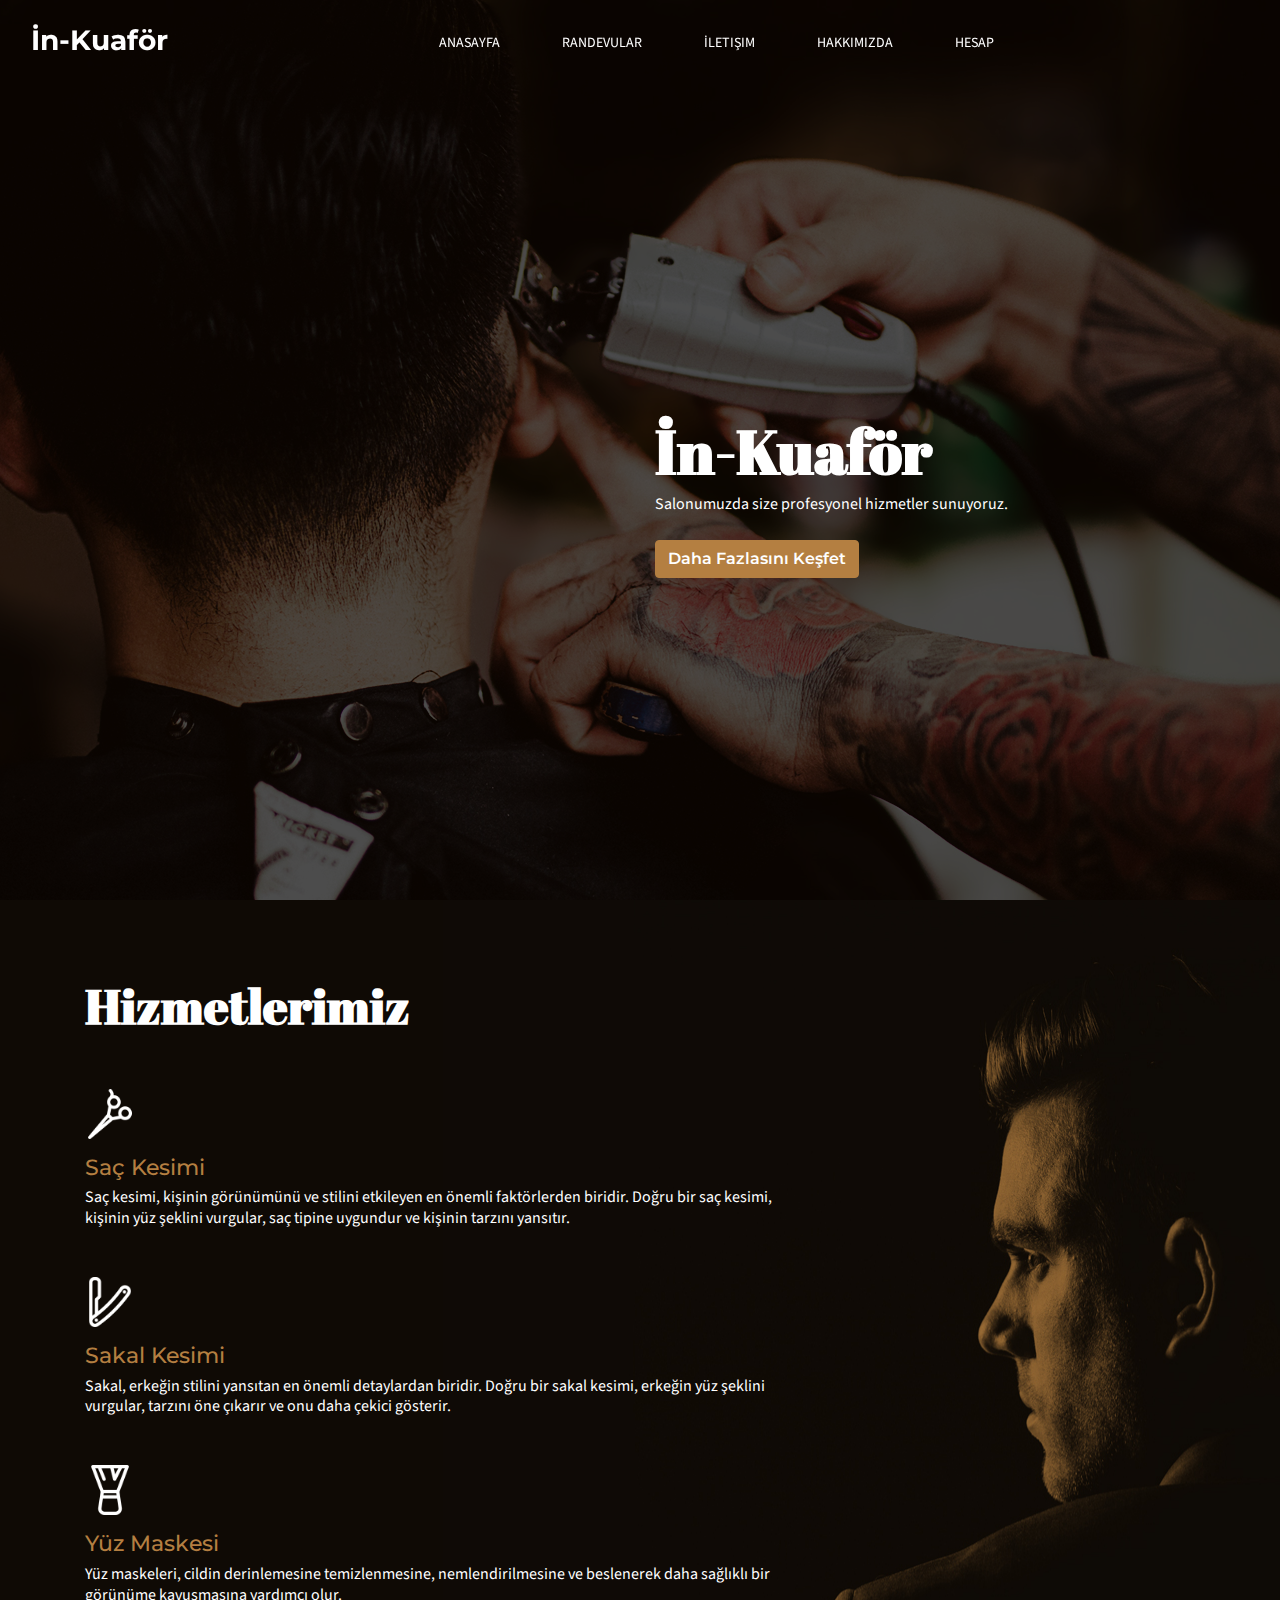
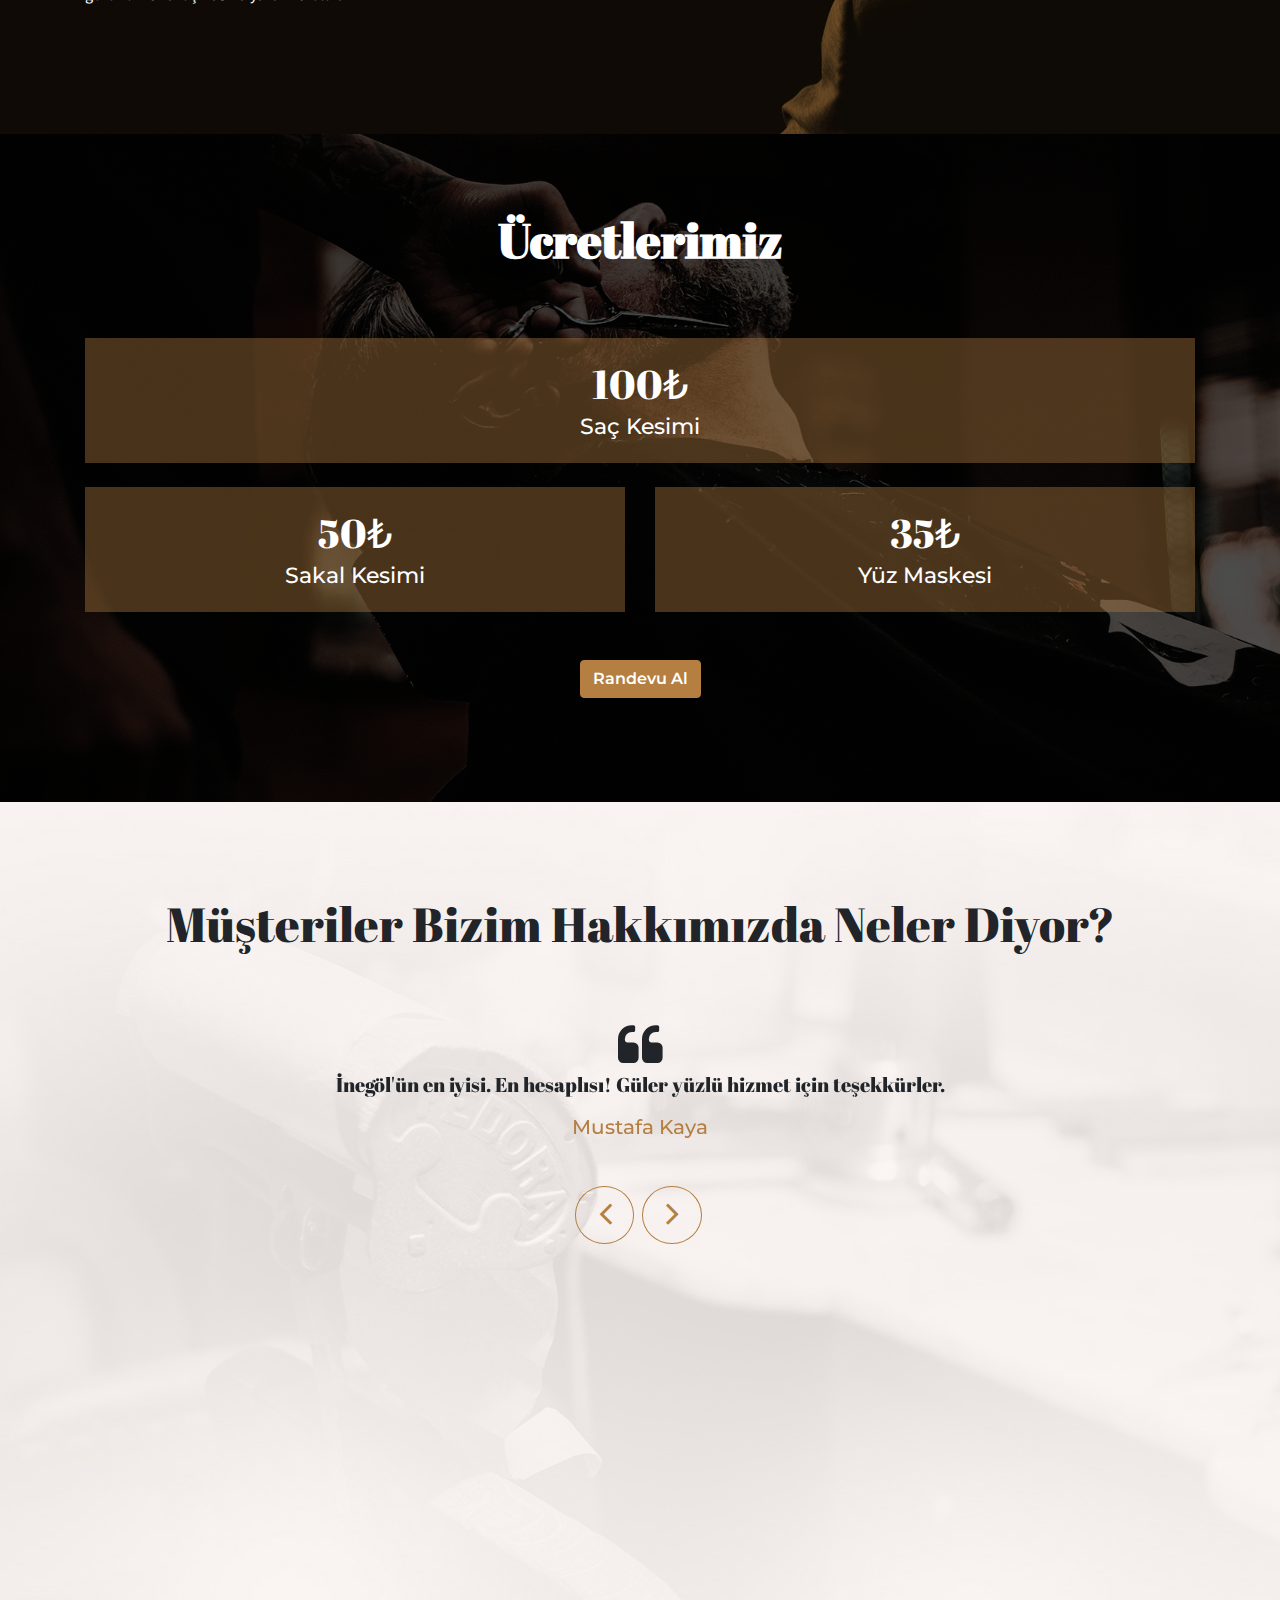
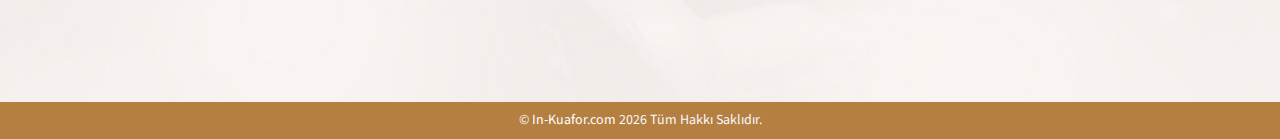
<file: frontEnd/index.html>
<!DOCTYPE html>
<html>
<head>
	<title>Anasayfa</title>
</head>
<link rel="stylesheet" href="css/bootstrap.min.css">
<link rel="stylesheet" type="text/css" href="css/custom-style.css">
<link rel="stylesheet" type="text/css" href="css/loaders.css"/>
<link rel="stylesheet" type="text/css" href="font-awesome/css/font-awesome.min.css">
<body>

<div class="loader loader-bg">
	<div class="loader-inner ball-pulse">
		<div></div>
		<div></div>
		<div></div>
	</div>
</div>

<nav class="navbar navbar-expand-md fixed-top top-nav">
	<div class="container-fluid">
		  <a class="navbar-brand" href="index.html"><strong>İn-Kuaför</strong></a>
		  <button class="navbar-toggler" type="button" data-toggle="collapse" data-target="#navbarSupportedContent" aria-controls="navbarSupportedContent" aria-expanded="false" aria-label="Toggle navigation">
		    <span class="navbar-toggler-icon"><img src="img/icons/menu.png"></span>
		  </button>

		  <div class="collapse navbar-collapse" id="navbarSupportedContent">
		    <ul class="navbar-nav m-auto text-sm-center text-md-center">
		      <li class="nav-item">
		        <a class="nav-link" href="#home">Anasayfa <span class="sr-only">(current)</span></a>
		      </li>
		      <li class="nav-item">
		        <a class="nav-link" href="MusteriRandevular.html">Randevular</a>
		      </li>
		      <li class="nav-item">
		        <a class="nav-link" href="Iletisim.html">İletişim</a>
		      </li>
			  <li class="nav-item">
		        <a class="nav-link" href="Hakkimizda.html">Hakkımızda</a>
		      </li>
			  <li class="nav-item">
		        <a class="nav-link" href="Girişyap.html">Hesap</a>
		      </li>
			 
			
		    </ul>
		  </div>	
	</div>
</nav>

<section id="home" class="intro intro-bg bg-overlay parallax">
	<div class="container">
		<div class="row">
			<div class="col-lg-6 col-md-12 caption-two-panel ml-auto pt-5">
				<div class="intro-caption mt-5">
				<h1 class="text-white mb-2">İn-Kuaför</h1>
				<p class="text-white mb-4"> Salonumuzda size profesyonel hizmetler sunuyoruz.</p>
				<a class="btn btn-primary text-white mr-3"href="#services">Daha Fazlasını Keşfet</a>
			</div>
		</div>
	</div>
</section>

<section id="services" class="info-section text-white bg-right bg-dark">
	<div class="container">
		<div class="row">
			<div class="col-md-8">
				<div class="head-box">
					<h2 class="font-abril ">Hizmetlerimiz</h2>
				</div>
				<div class="three-panel-block mt-5">
					<div class="row">
						<div class="col-lg-12 col-md-12 col-sm-6">
							<div class="service-block mb-5">
								<i class="icon-box mb-3 float-left w-100"><img src="img/icons/scissors.png" class="img-fluid"></i>
								<h3 class="text-primary">Saç Kesimi</h3>
								<p>Saç kesimi, kişinin görünümünü ve stilini etkileyen en önemli faktörlerden biridir. Doğru bir saç kesimi, kişinin yüz şeklini vurgular, saç tipine uygundur ve kişinin tarzını yansıtır.</p>
							</div>
						</div>
						<div class="col-lg-12 col-md-12 col-sm-6">
							<div class="service-block mb-5">
								<i class="icon-box mb-3 float-left w-100"><img src="img/icons/razor-1.png" class="img-fluid"></i>
								<h3 class="text-primary">Sakal Kesimi</h3>
								<p>Sakal, erkeğin stilini yansıtan en önemli detaylardan biridir. Doğru bir sakal kesimi, erkeğin yüz şeklini vurgular, tarzını öne çıkarır ve onu daha çekici gösterir.</p>
							</div>
						</div>
						<div class="col-lg-12 col-md-12 col-sm-6">
							<div class="service-block mb-5">
								<i class="icon-box mb-3 float-left w-100"><img src="img/icons/brush.png" class="img-fluid"></i>
								<h3 class="text-primary">Yüz Maskesi</h3>
								<p>Yüz maskeleri, cildin derinlemesine temizlenmesine, nemlendirilmesine ve beslenerek daha sağlıklı bir görünüme kavuşmasına yardımcı olur.</p>
							</div>
						</div>
					</div>
				</div>
			</div>
		</div>
		
	</div>
</section>
<section id="price" class="info-section sec-bg-03 bg-overlay">
	<div class="container text-white">
	  <div class="head-box text-center mb-5">
		<h2 class="font-abril">Ücretlerimiz</h2>
	  </div>
	  <div class="three-panel-block my-4">
		<div class="row">
		  <div class="col-lg-12 col-md-12 col-sm-12 pl-md-12 mb-4">
			<div class="service-block-bg text-center p-3">
			  <div class="price-count font-abril"><span>100</span>₺</div>
			  <h3>Saç Kesimi</h3>
			</div>
		  </div>
		  <div class="col-lg-6 col-md-12 col-sm-12 pl-md-12 mb-4">
			<div class="service-block-bg text-center p-3">
			  <div class="price-count font-abril"><span>50</span>₺</div>
			  <h3>Sakal Kesimi</h3>
			</div>
		  </div>
	  <div class="col-lg-6 col-md-12 col-sm-12 pl-md-12 mb-4">
			<div class="service-block-bg text-center p-3">
			  <div class="price-count font-abril"><span>35</span>₺</div>
			  <h3>Yüz Maskesi</h3>
			</div>
		  </div>
		</div>
		<br>
		<div class="text-center"> <a class="btn btn-primary text-white" href="MusteriRandevular.html">Randevu Al</a>
		</div>
  
	  </div>
	</div>
  </section>
  


<section id="testimonial" class="testimonial-section sec-bg-04 py-5 h-100">
	<div class="container">
		<div class="row">
			<div class="head-box text-center mb-3 col-md-12 mt-5">
				<h2 class="font-abril">Müşteriler Bizim Hakkımızda Neler Diyor?</h2>
			</div>
		</div>
		<div class="single-testimonial">
		  <div id="carouselExampleCaptions" class="carousel slide" data-ride="carousel">
		    <div class="carousel-inner pt-5" role="listbox">
		      <div class="carousel-item active">
		        <div class="testimonial-box text-center">
					<div class="testimonial-content w-100 bg-faded">
						<p class="mb-0"><i class="fa fa-quote-left fa-3x" aria-hidden="true"></i></p>
						<p class="lead font-abril">İnegöl'ün en iyisi.  En hesaplısı! Güler yüzlü hizmet için teşekkürler. </p>
						<div class="testimonial-footer">
							<h5 class="mt-2 mb-0 text-primary">Mustafa Kaya</h5>
							<br>
							<br>
						</div>
					</div>
				</div>
		      </div>
		      <div class="carousel-item">
		        <div class="testimonial-box text-center">
					<div class="testimonial-content w-100 bg-faded">
						<p class="mb-0"><i class="fa fa-quote-left fa-3x" aria-hidden="true"></i></p>
						<p class="lead font-abril">"Daha iyisi yok! Elinize, emeğinize sağlık.</p>
						<div class="testimonial-footer">
							<h5 class="mt-2 mb-0 text-primary">Enes İlbuldu</h5>
							<br>
							<br>
						</div>
					</div>
				</div>
		      </div>
		    </div>
		    <div class="navigator-box">
		    	<a class="carousel-control-prev" href="#carouselExampleCaptions" role="button" data-slide="prev">
			      <span class="fa fa-angle-left" aria-hidden="true"></span>
			      <span class="sr-only">Previous</span>
			    </a>
			    <a class="carousel-control-next" href="#carouselExampleCaptions" role="button" data-slide="next">
			      <span class="fa fa-angle-right" aria-hidden="true"></span>
			      <span class="sr-only">Next</span>
			    </a>
		    </div>
		  </div>
		</div>
	</div>
</section>

<div class="copy-footer bg-primary py-2">
	<div class="container text-center text-light">
		&copy; <a href="index.html" target="_blank">In-Kuafor.com</a> <span id="year"></span> Tüm Hakkı Saklıdır.
	</div>
</div>



<script  src="https://code.jquery.com/jquery-3.2.1.min.js" ></script>
<script src="js/bootstrap.min.js" ></script>
<script async deffer type="text/javascript" src="https://maps.google.com/maps/api/js?key= AIzaSyB52BfJHBtqiqYBn_D4ZUqujiWxAOiRyTc&callback=initMap"></script>
<script src="js/gmap-custom.js" ></script>
<script src="js/core.js"></script>
</body>
</html>
</file>
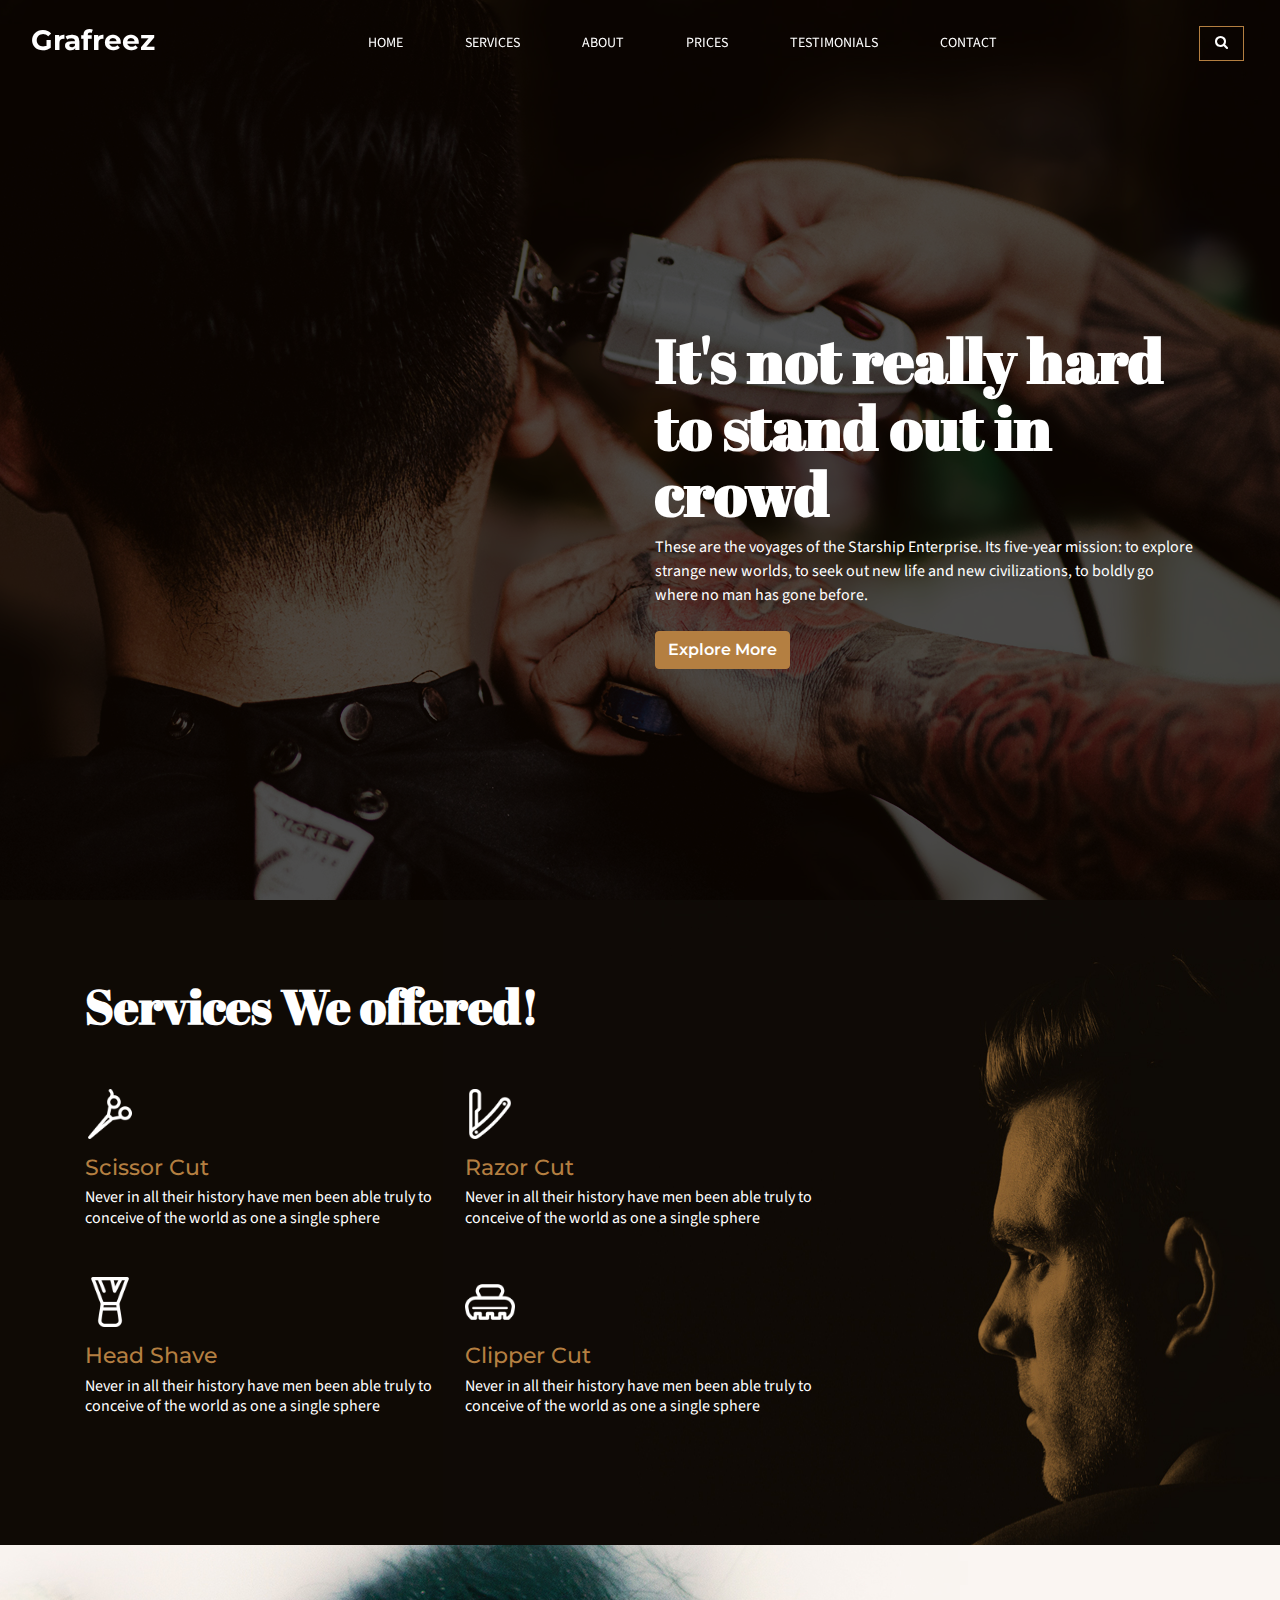
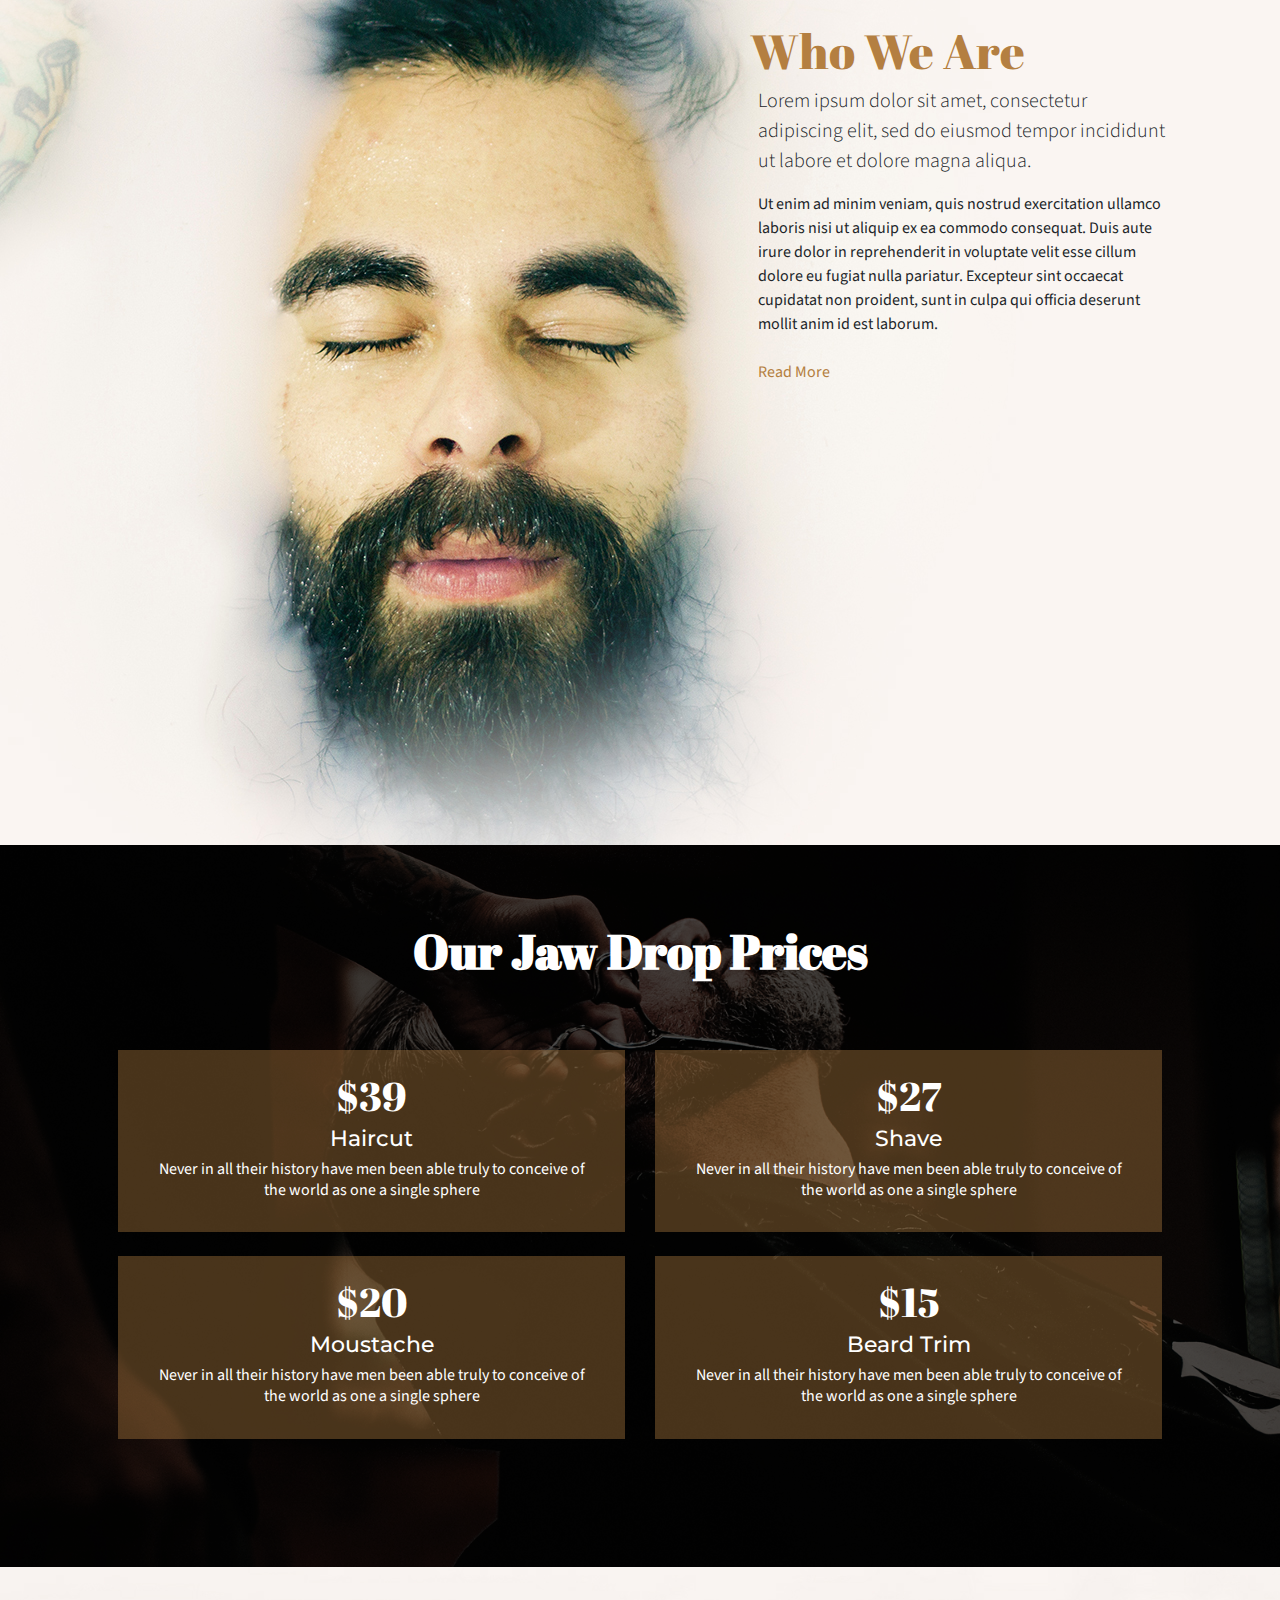
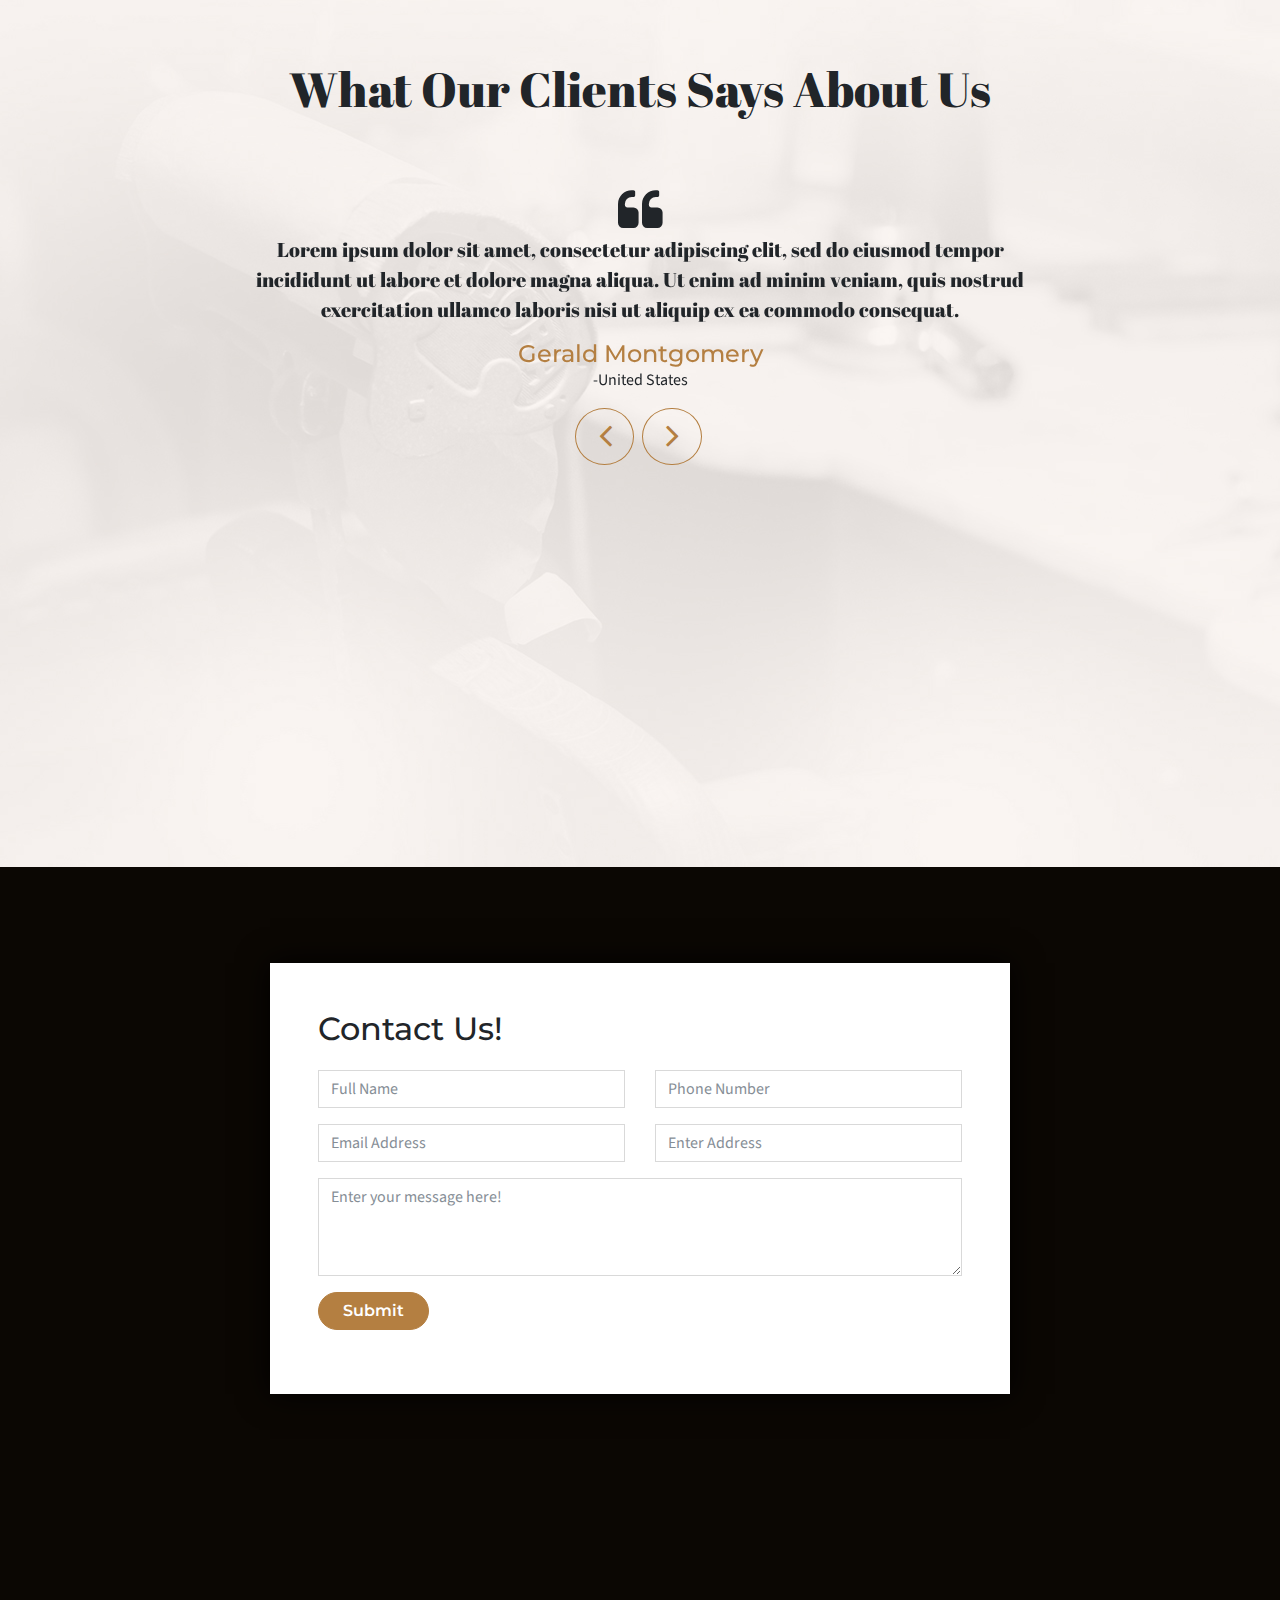
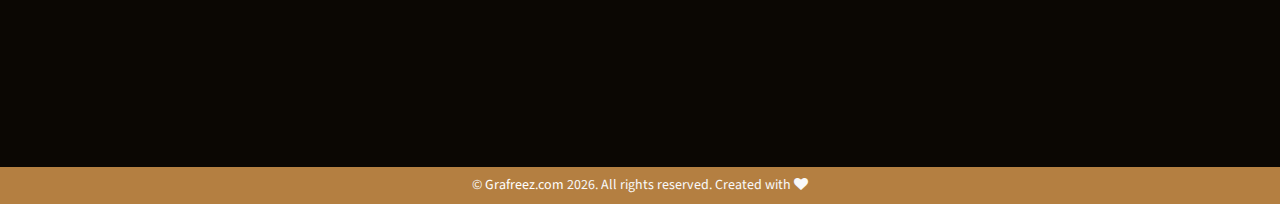
<file: razor-master/index.html>
<!DOCTYPE html>
<html>
<head>
	<title>Barber Shop Bootstrap Template Grafreez</title>
</head>
<!-- bootstrap Style CSS File -->
<link rel="stylesheet" href="css/bootstrap.min.css">
<!-- Custom Style CSS File -->
<link rel="stylesheet" type="text/css" href="css/custom-style.css">
<link rel="stylesheet" type="text/css" href="css/loaders.css"/>
<!-- Font-Awesome Style CSS File -->
<link rel="stylesheet" type="text/css" href="font-awesome/css/font-awesome.min.css">
<body>

<!-- Page loading animation -->
<div class="loader loader-bg">
	<div class="loader-inner ball-pulse">
		<div></div>
		<div></div>
		<div></div>
	</div>
</div>

<!-- Top navigation -->
<nav class="navbar navbar-expand-md fixed-top top-nav">
	<div class="container-fluid">
		  <a class="navbar-brand" href="index.html"><strong>Grafreez</strong></a>
		  <button class="navbar-toggler" type="button" data-toggle="collapse" data-target="#navbarSupportedContent" aria-controls="navbarSupportedContent" aria-expanded="false" aria-label="Toggle navigation">
		    <span class="navbar-toggler-icon"><img src="img/icons/menu.png"></span>
		  </button>

		  <div class="collapse navbar-collapse" id="navbarSupportedContent">
		    <ul class="navbar-nav m-auto text-sm-center text-md-center">
		      <li class="nav-item">
		        <a class="nav-link" href="#home">Home <span class="sr-only">(current)</span></a>
		      </li>
		      <li class="nav-item">
		        <a class="nav-link" href="#services">Services</a>
		      </li>
		      <li class="nav-item">
		        <a class="nav-link" href="#about">About</a>
		      </li>
		      <li class="nav-item">
		        <a class="nav-link" href="#price">Prices</a>
		      </li>
		      <li class="nav-item">
		        <a class="nav-link" href="#testimonial">Testimonials</a>
		      </li>
		      <li class="nav-item">
		        <a class="nav-link" href="#contact">Contact</a>
		      </li>
		    </ul>
		  </div>	
		  <ul class="navbar-nav ml-auto search-box">
		    <li class="nav-item">
		      <a class="nav-link" href="#"><i class="fa fa-search text-white"></i></a>
		    </li>
		  </ul>
	</div>
</nav>

<!-- Intro Three -->
<section id="home" class="intro intro-bg bg-overlay parallax">
	<div class="container">
		<div class="row">
			<div class="col-lg-6 col-md-12 caption-two-panel ml-auto pt-5">
				<div class="intro-caption mt-5">
				<h1 class="text-white mb-2">It's not really hard to stand out in crowd</h1>
				<p class="text-white mb-4"> These are the voyages of the Starship Enterprise. Its five-year mission: to explore strange new worlds, to seek out new life and new civilizations, to boldly go where no man has gone before.</p>
				<a class="btn btn-primary text-white mr-3">Explore More</a>
			</div>
		</div>
	</div>
</section>

<!-- Info block 1 -->
<section id="services" class="info-section text-white bg-right bg-dark">
	<div class="container">
		<div class="row">
			<div class="col-md-8">
				<div class="head-box">
					<h2 class="font-abril ">Services We offered!</h2>
				</div>
				<div class="three-panel-block mt-5">
					<div class="row">
						<div class="col-lg-6 col-md-6 col-sm-6">
							<div class="service-block mb-5">
								<i class="icon-box mb-3 float-left w-100"><img src="img/icons/scissors.png" class="img-fluid"></i>
								<h3 class="text-primary">Scissor Cut</h3>
								<p>Never in all their history have men been able truly to conceive of the world as one a single sphere</p>
							</div>
						</div>
						<div class="col-lg-6 col-md-6 col-sm-6">
							<div class="service-block mb-5">
								<i class="icon-box mb-3 float-left w-100"><img src="img/icons/razor-1.png" class="img-fluid"></i>
								<h3 class="text-primary">Razor Cut</h3>
								<p>Never in all their history have men been able truly to conceive of the world as one a single sphere</p>
							</div>
						</div>
						<div class="col-lg-6 col-md-6 col-sm-6">
							<div class="service-block mb-5">
								<i class="icon-box mb-3 float-left w-100"><img src="img/icons/brush.png" class="img-fluid"></i>
								<h3 class="text-primary">Head Shave</h3>
								<p>Never in all their history have men been able truly to conceive of the world as one a single sphere</p>
							</div>
						</div>
						<div class="col-lg-6 col-md-6 col-sm-6">
							<div class="service-block">
								<i class="icon-box mb-3 float-left w-100"><img src="img/icons/hair-clip.png" class="img-fluid"></i>
								<h3 class="text-primary">Clipper Cut</h3>
								<p>Never in all their history have men been able truly to conceive of the world as one a single sphere</p>
							</div>
						</div>
					</div>
				</div>
			</div>
		</div>
		
	</div>
</section>

<!-- Content block 1 -->
<section id="about" class="copy-content-sec sec-bg-02 h-100">
	<div class="container">
		<div class="row">
			<div class="col-lg-5 col-md-12 copy-container ml-auto">
				<div class="copy-content pr-4">
					<h2 class="font-abril text-primary">
						Who We Are
					</h2>
					<p class="lead ml-2">
						Lorem ipsum dolor sit amet, consectetur adipiscing elit, sed do eiusmod tempor incididunt ut labore et dolore magna aliqua.
					</p>
					<p class="ml-2">
						Ut enim ad minim veniam, quis nostrud exercitation ullamco laboris nisi ut aliquip ex ea commodo consequat. Duis aute irure dolor in reprehenderit in voluptate velit esse cillum dolore eu fugiat nulla pariatur. Excepteur sint occaecat cupidatat non proident, sunt in culpa qui officia deserunt mollit anim id est laborum.
					</p>
					<p class="mt-4 ml-2">
						<a href="#" class="text-primary">Read More</a>
					</p>
				</div>
			</div>
		</div>
	</div>
</section>

<!-- Info block 2 -->
<section id="price" class="info-section sec-bg-03 bg-overlay">
	<div class="container text-white">
		<div class="head-box text-center mb-5">
			<h2 class="font-abril">Our Jaw Drop Prices</h2>
		</div>
		<div class="three-panel-block my-4">
			<div class="row">
				<div class="col-lg-6 col-md-6 col-sm-6 pl-md-5 mb-4">
					<div class="service-block-bg text-center p-3">
						<div class="price-count font-abril"><span>$</span>39</div>
						<h3>Haircut</h3>
						<p class="px-4">Never in all their history have men been able truly to conceive of the world as one a single sphere</p>
					</div>
				</div>
				<div class="col-lg-6 col-md-6 col-sm-6 pr-md-5 mb-4">
					<div class="service-block-bg text-center p-3">
						<div class="price-count font-abril"><span>$</span>27</div>
						<h3>Shave</h3>
						<p class="px-4">Never in all their history have men been able truly to conceive of the world as one a single sphere</p>
					</div>
				</div>
				<div class="col-lg-6 col-md-6 col-sm-6 pl-md-5 mb-4">
					<div class="service-block-bg text-center p-3">
						<div class="price-count font-abril"><span>$</span>20</div>
						<h3>Moustache </h3>
						<p class="px-4">Never in all their history have men been able truly to conceive of the world as one a single sphere</p>
					</div>
				</div>
				<div class="col-lg-6 col-md-6 col-sm-6 pr-md-5">
					<div class="service-block-bg text-center p-3">
						<div class="price-count font-abril"><span>$</span>15</div>
						<h3>Beard Trim</h3>
						<p class="px-4">Never in all their history have men been able truly to conceive of the world as one a single sphere</p>
					</div>
				</div>
			</div>
		</div>
	</div>
</section>


<!-- Testimonial Block 01-->
<section id="testimonial" class="testimonial-section sec-bg-04 py-5 h-100">
	<div class="container">
		<div class="row">
			<div class="head-box text-center mb-3 col-md-12 mt-5">
				<h2 class="font-abril">What Our Clients Says About Us</h2>
			</div>
		</div>
		<div class="single-testimonial">
		  <div id="carouselExampleCaptions" class="carousel slide" data-ride="carousel">
		    <div class="carousel-inner pt-5" role="listbox">
		      <div class="carousel-item active">
		        <div class="testimonial-box text-center">
					<div class="testimonial-content w-100 bg-faded">
						<p class="mb-0"><i class="fa fa-quote-left fa-3x" aria-hidden="true"></i></p>
						<p class="lead font-abril">Lorem ipsum dolor sit amet, consectetur adipiscing elit, sed do eiusmod tempor incididunt ut labore et dolore magna aliqua. Ut enim ad minim veniam, quis nostrud exercitation ullamco laboris nisi ut aliquip ex ea commodo consequat.</p>
						<div class="testimonial-footer">
							<h4 class="mt-2 mb-0 text-primary">Gerald Montgomery</h4>
							<p>-United States</p>
						</div>
					</div>
				</div>
		      </div>
		      <div class="carousel-item">
		        <div class="testimonial-box text-center">
					<div class="testimonial-content w-100 bg-faded">
						<p class="mb-0"><i class="fa fa-quote-left fa-3x" aria-hidden="true"></i></p>
						<p class="lead font-abril">"Duis aute irure dolor in reprehenderit in voluptate velit esse cillum dolore eu fugiat nulla pariatur. Excepteur sint occaecat cupidatat non proident, sunt in culpa qui officia deserunt mollit anim id est laborum. Lorem ipsum dolor sit amet.</p>
						<div class="testimonial-footer">
							<h4 class="mt-2 mb-0 text-primary">Harper Robertson</h4>
							<p>-United States</p>
						</div>
					</div>
				</div>
		      </div>
		    </div>
		    <div class="navigator-box">
		    	<a class="carousel-control-prev" href="#carouselExampleCaptions" role="button" data-slide="prev">
			      <span class="fa fa-angle-left" aria-hidden="true"></span>
			      <span class="sr-only">Previous</span>
			    </a>
			    <a class="carousel-control-next" href="#carouselExampleCaptions" role="button" data-slide="next">
			      <span class="fa fa-angle-right" aria-hidden="true"></span>
			      <span class="sr-only">Next</span>
			    </a>
		    </div>
		  </div>
		</div>
	</div>
</section>

<!-- Contact Block -->
<section id="contact" class="contact-section h-100 bg-dark">
	<div id="map" class="bg-overlay"></div>
	<div class="container py-5">
		<div class="col-lg-8 col-md-6 col-sm-10 form-sec bg-white my-5 p-5 mx-auto">
				<form>
				  <h2 class="mb-4">Contact Us!</h2>
				  <div class="row">
				  	<div class="col-md-6">
						<div class="form-group">
							<label class="sr-only" for="formGroupExampleInput">Full Name</label>
							<input class="form-control" id="formGroupExampleInput" placeholder="Full Name" onfocus="this.placeholder=''" onblur="this.placeholder='Full Name'" type="text">
						</div>
				  	</div>
				  	<div class="col-md-6">
						<div class="form-group">
							<label class="sr-only" for="formGroupExampleInput2">Phone Number</label>
							<input class="form-control" id="formGroupExampleInput2" placeholder="Phone Number" onfocus="this.placeholder=''" onblur="this.placeholder='Phone Number'" type="text">
						</div>		
				  	</div>
				  </div>
				  <div class="row">
					<div class="col-md-6">
						<div class="form-group">
							<label class="sr-only" for="formGroupExampleInput2">Email Address</label>
							<input class="form-control" id="formGroupExampleInput2" placeholder="Email Address" onfocus="this.placeholder=''" onblur="this.placeholder='Email Address'" type="email">
						</div>
					</div>
					<div class="col-md-6">
						<div class="form-group">
							<label class="sr-only" for="formGroupExampleInput2">Address</label>
							<input class="form-control" id="formGroupExampleInput2" placeholder="Enter Address" onfocus="this.placeholder=''" onblur="this.placeholder='Enter Address'" type="email">
						</div>
					</div>
				  </div>
				  <div class="row">
				  	<div class="col-md-12">
						<div class="form-group">
							<label class="sr-only" for="formGroupExampleInput2">Message</label>
							<textarea class="form-control" placeholder="Enter your message here!" rows="4" onfocus="this.placeholder=''" onblur="this.placeholder='Enter your message here!'"></textarea>
						</div>
						<div class="form-group">
							<button class="btn btn-primary btn-capsul px-4">Submit</button>
						</div>		
				  	</div>
				  </div>
			  </form>
			</div>
	</div>
</section>

<!-- footer Block -->
<div class="copy-footer bg-primary py-2">
	<div class="container text-center text-light">
		&copy; <a href="http://grafreez.com" target="_blank">Grafreez.com</a> <span id="year"></span>. All rights reserved. Created with <i class="fa fa-heart"></i>
	</div>
</div>



<!-- Javascript Files  -->
<script  src="https://code.jquery.com/jquery-3.2.1.min.js" ></script>
<script src="js/bootstrap.min.js" ></script>
<script async deffer type="text/javascript" src="https://maps.google.com/maps/api/js?key= AIzaSyB52BfJHBtqiqYBn_D4ZUqujiWxAOiRyTc&callback=initMap"></script>
<script src="js/gmap-custom.js" ></script>
<script src="js/core.js"></script>
</body>
</html>
</file>
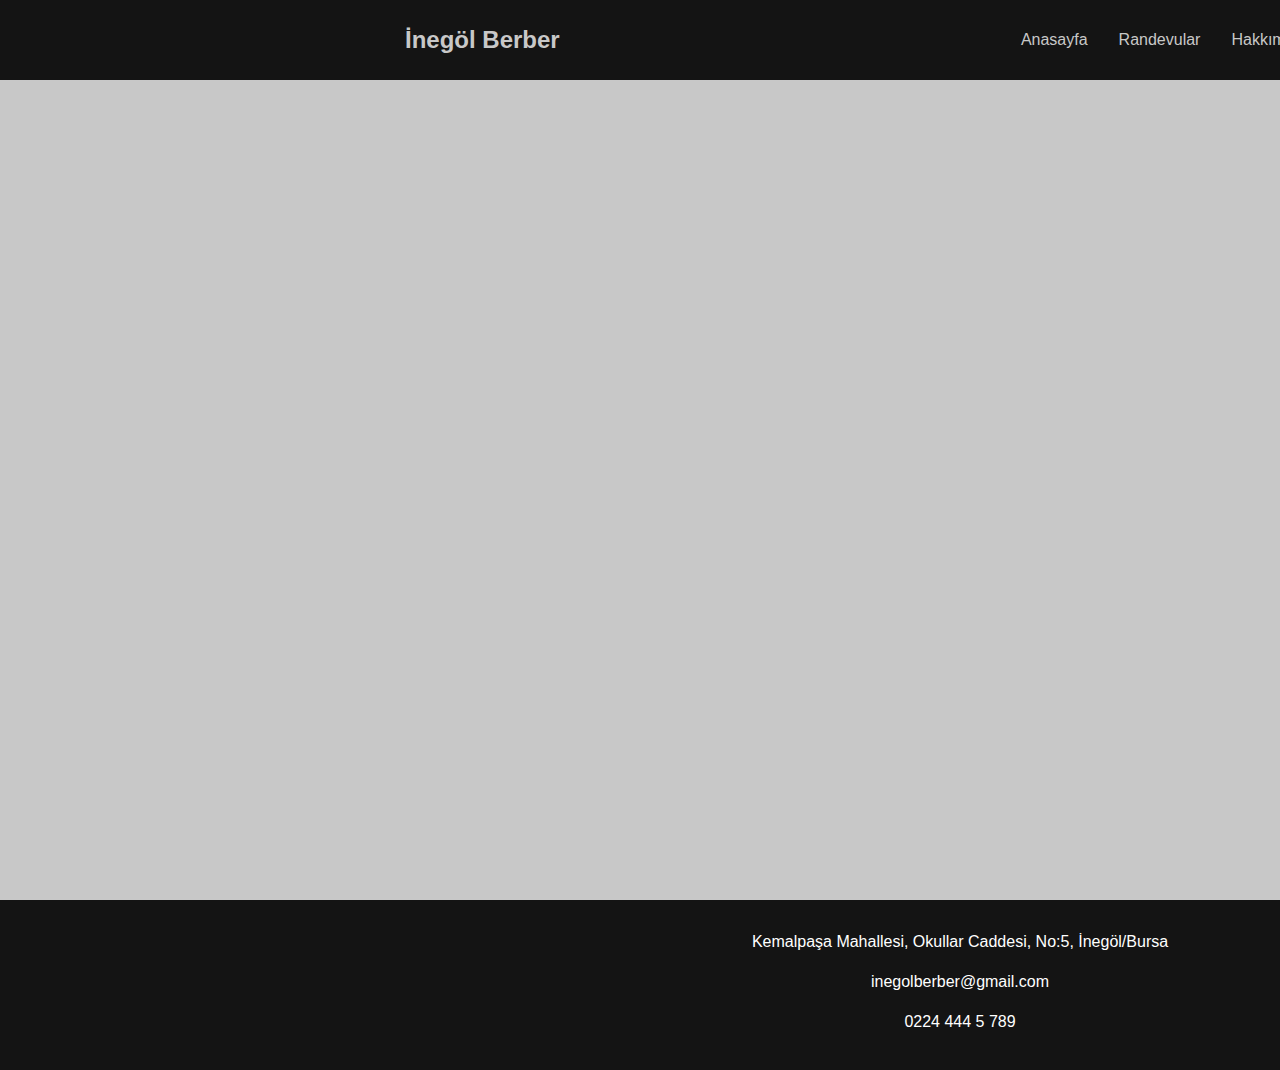
<file: frontEnd/Admin_Panel.html>
<!DOCTYPE html>
<html lang="en">

<head>
    <meta charset="UTF-8">
    <meta name="viewport" content="width=device-width, initial-scale=1.0">
    <title>Admin Paneli</title>
    <!--Bootstrap CSS-->
    <link rel="stylesheet" href="https://stackpath.bootstrapcdn.com/bootstrap/4.5.2/css/bootstrap.min.css">
    <!--CSS-->
    <link rel="stylesheet" href="stylesheet.css">
</head>

<body>
    <!--Navbar-->
    <div>
        <nav class="navbar navbar-expand-lg navbar-dark">
            <div class="container">
                <a class="navbar-brand" href="#">İnegöl Berber</a>
                <ul class="navbar-nav">
                    <li class="nav-item"><a class="nav-link" href="index.html">Anasayfa</a></li>
                    <li class="nav-item"><a class="nav-link" href="#">Randevular</a></li>
                    <li class="nav-item"><a class="nav-link" href="Hakkimizda.html">Hakkımızda</a></li>
                    <li class="nav-item"><a class="nav-link" href="#">İletişim</a></li>
                    <li class="nav-item"><a class="nav-link" href="#">Giriş Yap</a></li>
                </ul>
            </div>
        </nav>
    </div>

    <!--Content/Form-->
    <div class="uye_kayit">
        <div>

        </div>
    </div>
    
    <!--Footer-->
    <div class="footer">
        <div class="footeradres">
            <p>Kemalpaşa Mahallesi, Okullar Caddesi, No:5, İnegöl/Bursa</p>
            <p>inegolberber@gmail.com</p>
            <p>0224 444 5 789</p>
        </div>
    </div>
</body>
</file>
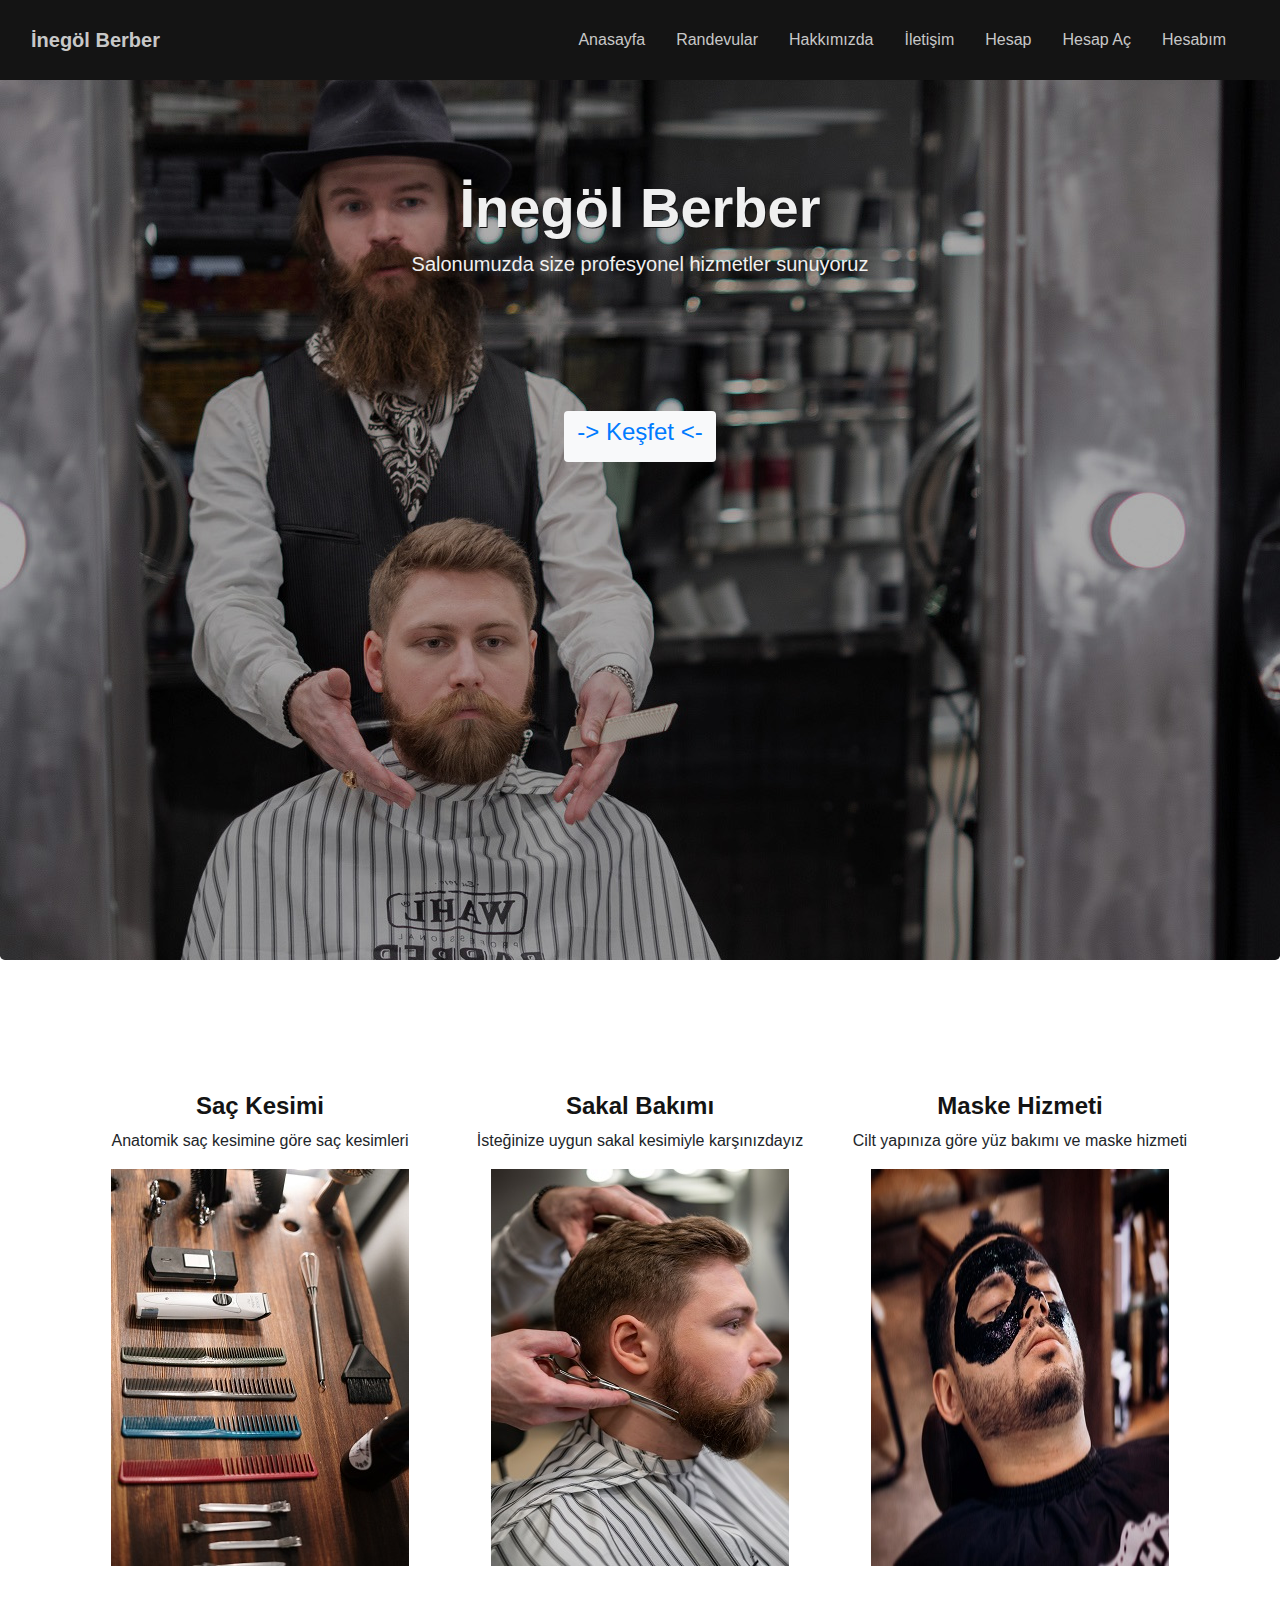
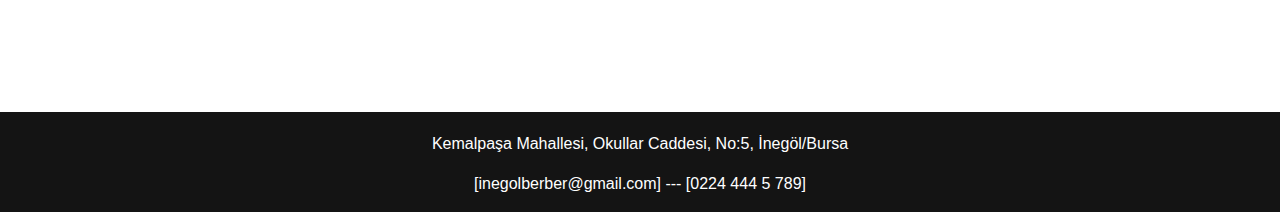
<file: frontEnd/AnaSayfa.html>
<!DOCTYPE html>
<html lang="en">

<head>
    <meta charset="UTF-8">
    <meta name="viewport" content="width=device-width, initial-scale=1.0">
    <title>Berber Salonu</title>
    <link rel="stylesheet" href="stylesheet.css">
    <link rel="stylesheet" href="https://stackpath.bootstrapcdn.com/bootstrap/4.5.2/css/bootstrap.min.css">
    <link rel="stylesheet" href="https://cdnjs.cloudflare.com/ajax/libs/font-awesome/6.0.0-beta3/css/all.min.css"
        integrity="sha384-pzjw8CSaPwFgs3eT1LlMqjxKhIs9X/9m+D8tLXcPLxU7fsF5FfSVDB+znu6a18II" crossorigin="anonymous">
        <script type="text/javascript">
          var title = document.title;
          var alttitle = "Seni Bekliyoruz";
          window.onblur = function () { document.title = alttitle; };
          window.onfocus = function () { document.title = title; };
        </script>
</head>

<body>
    <nav class="navbar navbar-expand-lg navbar-dark">
        <div class="container-fluid">
          <a class="navbar-brand" href="#">İnegöl Berber</a>
          <button class="navbar-toggler" type="button" data-bs-toggle="collapse" data-bs-target="#navbarNavAltMarkup" aria-controls="navbarNavAltMarkup" aria-expanded="false" aria-label="Toggle navigation">
            <span class="navbar-toggler-icon"></span>
          </button>
          <div class="collapse navbar-collapse" id="navbarNavAltMarkup">
            <ul class="navbar-nav">
              <li class="nav-item"><a class="nav-link" href="index.html">Anasayfa</a></li>
              <li class="nav-item"><a class="nav-link" href="MusteriRandevular.html">Randevular</a></li>
              <li class="nav-item"><a class="nav-link" href="Hakkimizda.html">Hakkımızda</a></li>
              <li class="nav-item"><a class="nav-link" href="Iletisim.html">İletişim</a></li>
              <li class="nav-item"><a class="nav-link" href="Girişyap.html">Hesap</a></li>
              <li class="nav-item"><a class="nav-link" href="HesapAç.html">Hesap Aç</a></li>
              <li class="nav-item"><a class="nav-link" href="Hesabim.html">Hesabım</a></li>


            </ul>
          </div>
        </div>
      </nav>
      
 
      <style>
        body {
          padding-top: 60px; 
        }
      
        .navbar {
          position: fixed;
          top: 0;
          left: 0;
          width: 100%;
          z-index: 999;
        }
      </style>
      
    <div class="jumbotron text-center" style="background-image: url('image/index_bg.jpg'); height: 100vh; width: 100vw;">
        <h1>İnegöl Berber</h1>
        <p class="lead">Salonumuzda size profesyonel hizmetler sunuyoruz</p>
        <br>
        <div class="col-md-12">
              <div class="card-body">
                <br>
                <br>
                <br>
                  <button class="btn text-white bg-light" data-toggle="modal"><a href="#kesfet"><h4> -> Keşfet <- </h4></a></button>
              </div>
          </div>
      </div>
    </div>
    <div  id="kesfet" class="services">
        <div class="container">
            <div class="row services">
                <div class="col-lg-4 kesimFoto service-item">
                    <i class="fas fa-cut service-icon"></i>
                    <h3 class="service-title">Saç Kesimi</h3>
                    <p>Anatomik saç kesimine göre saç kesimleri</p>
                    <p class="text-center">
                        <a href="MusteriRandevular.html"><img src="image/sac_bakimi.jpg"></a>
                    </p>
                    <p class="text-center">
                    </p>
                </div>
                <div class="col-lg-4 kesimFoto service-item">
                    <i class="fas fa-beard service-icon"></i>
                    <h3 class="service-title">Sakal Bakımı</h3>
                    <p>İsteğinize uygun sakal kesimiyle karşınızdayız</p>
                    <p class="text-center">
                        <a href="MusteriRandevular.html"><img src="image/sakal_bakimi.jpg"></a>
                    </p>
                </div>
                <div class="col-lg-4 kesimFoto service-item">
                    <i class="fas fa-shower service-icon"></i>
                    <h3 class="service-title">Maske Hizmeti</h3>
                    <p>Cilt yapınıza göre yüz bakımı ve maske hizmeti</p>
                    <p class="text-center">
                        <a href="MusteriRandevular.html"><img src="image/maske_hizmeti.jpg"></a>
                    </p>
                </div>
            </div>
        </div>
    </div>
    <div class="footer">
        <p class="text-center"> Kemalpaşa Mahallesi, Okullar Caddesi, No:5, İnegöl/Bursa</p>
            <p class="text-center">[inegolberber@gmail.com]  ---  [0224 444 5 789]</p>
        <style>
            .footer {
                height: 100px;
                width:100%;
                margin:0 auto;
                bottom: 0;
            }

          </style>
    </div>
</body>

</html>
</file>
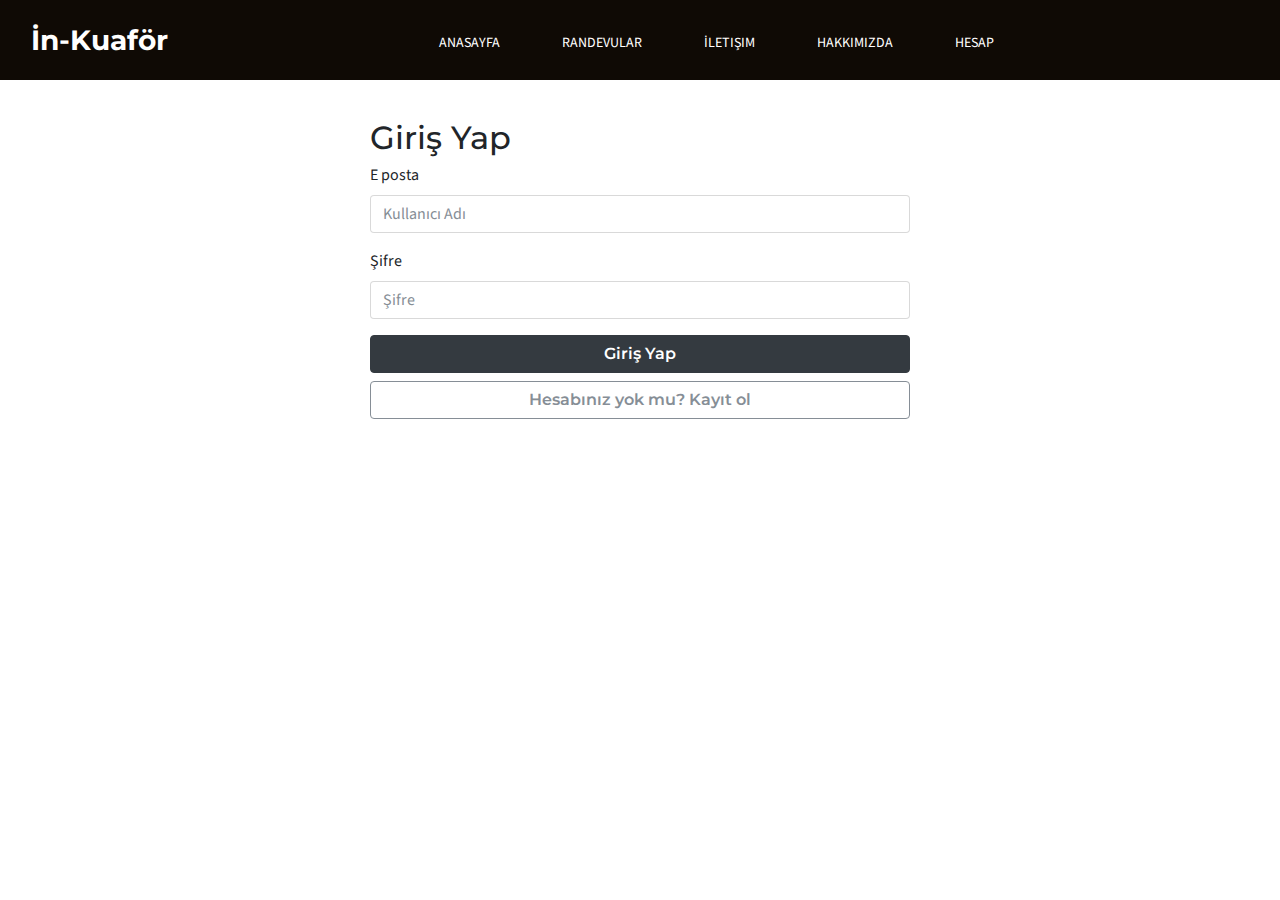
<file: frontEnd/Girişyap.html>
<!DOCTYPE html>
<html>
<head>
	<title>Giriş Yap</title>

</head>
<!-- bootstrap Style CSS File -->
<link rel="stylesheet" href="css/bootstrap.min.css">
<!-- Custom Style CSS File -->
<link rel="stylesheet" type="text/css" href="css/custom-style.css">
<link rel="stylesheet" type="text/css" href="css/loaders.css"/>
<!-- Font-Awesome Style CSS File -->
<link rel="stylesheet" type="text/css" href="font-awesome/css/font-awesome.min.css">
<body>

<div class="loader loader-bg">
	<div class="loader-inner ball-pulse">
		<div></div>
		<div></div>
		<div></div>
	</div>
</div>

<nav class="navbar navbar-expand-md fixed-top top-nav navbar-dark bg-dark">
  <div class="container-fluid">
    <a class="navbar-brand" href="index.html"><strong>İn-Kuaför</strong></a>
    <button class="navbar-toggler" type="button" data-toggle="collapse" data-target="#navbarSupportedContent" aria-controls="navbarSupportedContent" aria-expanded="false" aria-label="Toggle navigation">
      <span class="navbar-toggler-icon"><img src="img/icons/menu.png"></span>
    </button>

    <div class="collapse navbar-collapse" id="navbarSupportedContent">
      <ul class="navbar-nav m-auto text-sm-center text-md-center">
        <li class="nav-item">
          <a class="nav-link" href="index.html">Anasayfa <span class="sr-only">(current)</span></a>
        </li>
        <li class="nav-item">
          <a class="nav-link" href="MusteriRandevular.html">Randevular</a>
        </li>
        <li class="nav-item">
          <a class="nav-link" href="Iletisim.html">İletişim</a>
        </li>
        <li class="nav-item">
          <a class="nav-link" href="Hakkimizda.html">Hakkımızda</a>
        </li>
        <li class="nav-item">
            <a class="nav-link" href="Girişyap.html">Hesap</a>
          </li>
      </ul>
    </div>
  </div>
</nav>

<div class="container">
  <br>
  <br>
  <br>
  <br>
  <br>
  <div class="row">
    <div class="col-md-6 offset-md-3 mx-auto">
        <h2 class="login-title">Giriş Yap</h2>
        <form class="login-form">
            <div class="form-group">
                <label for="eposta">E posta</label>
                <input type="text" class="form-control" required id="eposta" placeholder="Kullanıcı Adı">
            </div>
            <div class="form-group">
                <label for="password">Şifre</label>
                <input type="password" class="form-control" id="password" placeholder="Şifre">
            </div>
           
           <button type="submit" id="loginbtn"   class="btn btn-dark btn-block">Giriş Yap</button>

           <a href="HesapAç.html" class="btn btn-outline-secondary btn-block">
            Hesabınız yok mu? Kayıt ol
           </a> 
        </form>
    </div>
</div>

</div>


<!--<script>
    function scheduleAppointment(stylistId) {
        window.open("hesapaç.html");
    }
</script>
-->




<script  src="https://code.jquery.com/jquery-3.2.1.min.js" ></script>

<script>
  $(document).ready(function () {
      $("#loginButton").click(function () {
          var email = $("#email").val();
          var sifre = $("#password").val();

          // API Giriş İsteği
          $.ajax({
              type: "POST",
              url: "http://127.0.0.1:8080/api/kuaforler", // 'i
              data: {
                  email: email,
                  sifre: sifre
              },
              success: function (response) {
                  console.log("Başarılı giriş: ", response);

                  window.location.href = "Hesabim.html";
              },
              error: function (error) {
                  console.error("Giriş hatası: ", error);
              }
          });
      });
  });
</script>
<script src="js/bootstrap.min.js" ></script>
<script async deffer type="text/javascript" src="https://maps.google.com/maps/api/js?key= AIzaSyB52BfJHBtqiqYBn_D4ZUqujiWxAOiRyTc&callback=initMap"></script>
<script src="js/gmap-custom.js" ></script>
<script src="js/core.js"></script>
<script src="js/giris2.js"></script>

</body>
</html>
</file>
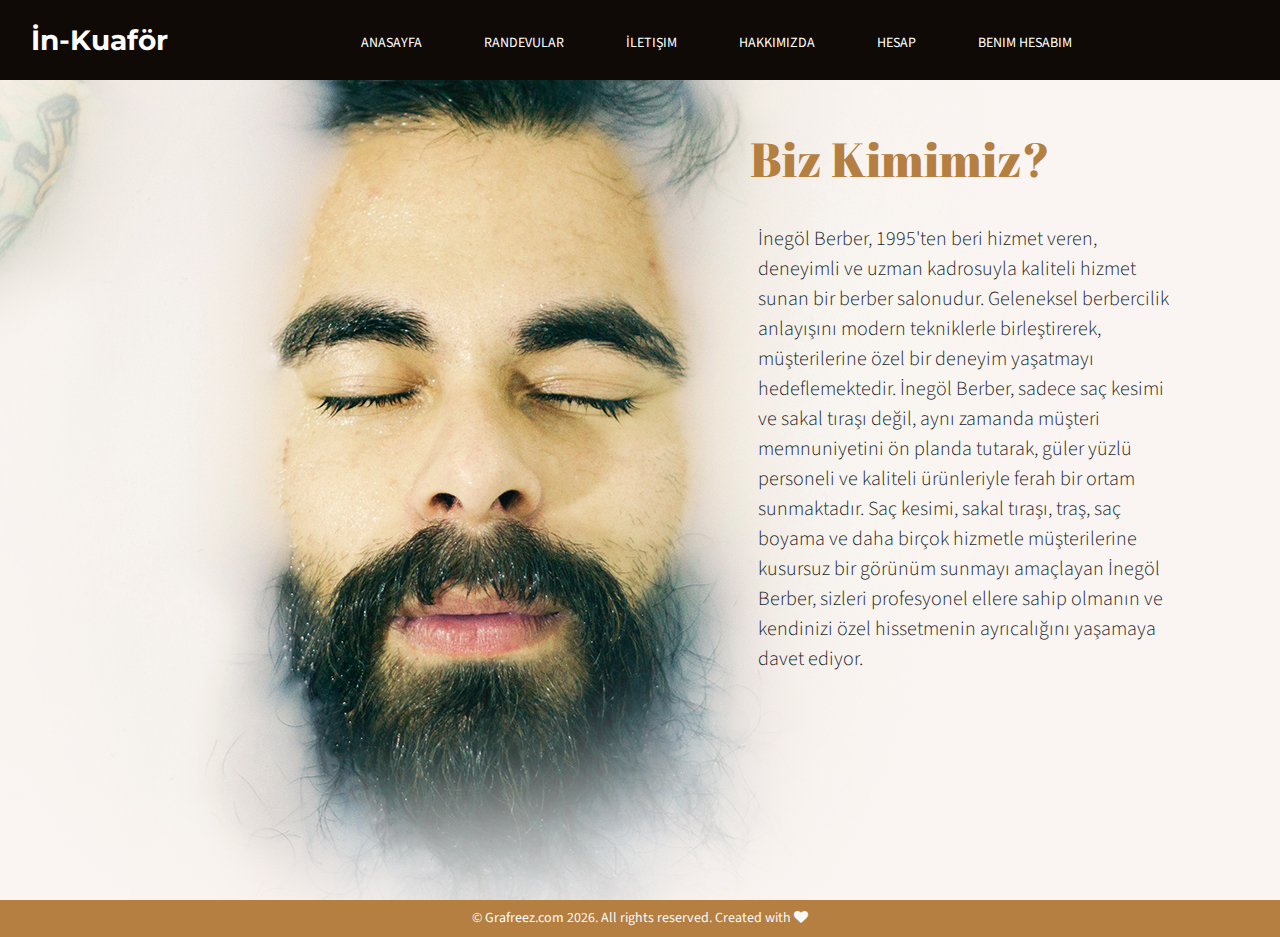
<file: frontEnd/Hakkimizda.html>
<!DOCTYPE html>
<html>
<head>
	<title>Anasayfa</title>
</head>
<!-- bootstrap Style CSS File -->
<link rel="stylesheet" href="css/bootstrap.min.css">
<!-- Custom Style CSS File -->
<link rel="stylesheet" type="text/css" href="css/custom-style.css">
<link rel="stylesheet" type="text/css" href="css/loaders.css"/>
<!-- Font-Awesome Style CSS File -->
<link rel="stylesheet" type="text/css" href="font-awesome/css/font-awesome.min.css">
<body>

<!-- Page loading animation -->
<div class="loader loader-bg">
	<div class="loader-inner ball-pulse">
		<div></div>
		<div></div>
		<div></div>
	</div>
</div>

<nav class="navbar navbar-expand-md fixed-top top-nav navbar-dark bg-dark">
  <div class="container-fluid">
    <a class="navbar-brand" href="index.html"><strong>İn-Kuaför</strong></a>
    <button class="navbar-toggler" type="button" data-toggle="collapse" data-target="#navbarSupportedContent" aria-controls="navbarSupportedContent" aria-expanded="false" aria-label="Toggle navigation">
      <span class="navbar-toggler-icon"><img src="img/icons/menu.png"></span>
    </button>

    <div class="collapse navbar-collapse" id="navbarSupportedContent">
      <ul class="navbar-nav m-auto text-sm-center text-md-center">
        <li class="nav-item">
          <a class="nav-link" href="index.html">Anasayfa <span class="sr-only">(current)</span></a>
          </li>
          <li class="nav-item">
          <a class="nav-link" href="MusteriRandevular.html">Randevular</a>
          </li>
          <li class="nav-item">
          <a class="nav-link" href="Iletisim.html">İletişim</a>
          </li>
          <li class="nav-item">
          <a class="nav-link" href="Hakkimizda.html">Hakkımızda</a>
          </li>
          <li class="nav-item">
          <a class="nav-link" href="Girişyap.html">Hesap</a>
          </li>
            <li class="nav-item">
              <a class="nav-link" href="Hesabim.html">Benim Hesabım</a>
              </li>
      </ul>
    </div>
  </div>
</nav>

<section id="about" class="copy-content-sec sec-bg-02 h-100">
	<div class="container">
		<div class="row">
			<div class="col-lg-5 col-md-12 copy-container ml-auto">
				<div class="copy-content pr-4">
					<h2 class="font-abril text-primary">
            <br>
						Biz Kimimiz?
					</h2>
					<p class="lead ml-2">
            <br>
            İnegöl Berber, 1995'ten beri hizmet veren, deneyimli ve uzman kadrosuyla kaliteli hizmet sunan bir berber salonudur. Geleneksel berbercilik anlayışını modern tekniklerle birleştirerek, müşterilerine özel bir deneyim yaşatmayı hedeflemektedir.
            
            İnegöl Berber, sadece saç kesimi ve sakal tıraşı değil, aynı zamanda müşteri memnuniyetini ön planda tutarak, güler yüzlü personeli ve kaliteli ürünleriyle ferah bir ortam sunmaktadır.
            
            Saç kesimi, sakal tıraşı, traş, saç boyama ve daha birçok hizmetle müşterilerine kusursuz bir görünüm sunmayı amaçlayan İnegöl Berber, sizleri profesyonel ellere sahip olmanın ve kendinizi özel hissetmenin ayrıcalığını yaşamaya davet ediyor.
					</p>
				</div>
			</div>
		</div>
	</div>
</section>


<div class="copy-footer bg-primary py-2">
	<div class="container text-center text-light">
		&copy; <a href="http://grafreez.com" target="_blank">Grafreez.com</a> <span id="year"></span>. All rights reserved. Created with <i class="fa fa-heart"></i>
	</div>
</div>



<script  src="https://code.jquery.com/jquery-3.2.1.min.js" ></script>
<script src="js/bootstrap.min.js" ></script>
<script async deffer type="text/javascript" src="https://maps.google.com/maps/api/js?key= AIzaSyB52BfJHBtqiqYBn_D4ZUqujiWxAOiRyTc&callback=initMap"></script>
<script src="js/gmap-custom.js" ></script>
<script src="js/core.js"></script>
</body>
</html>
</file>
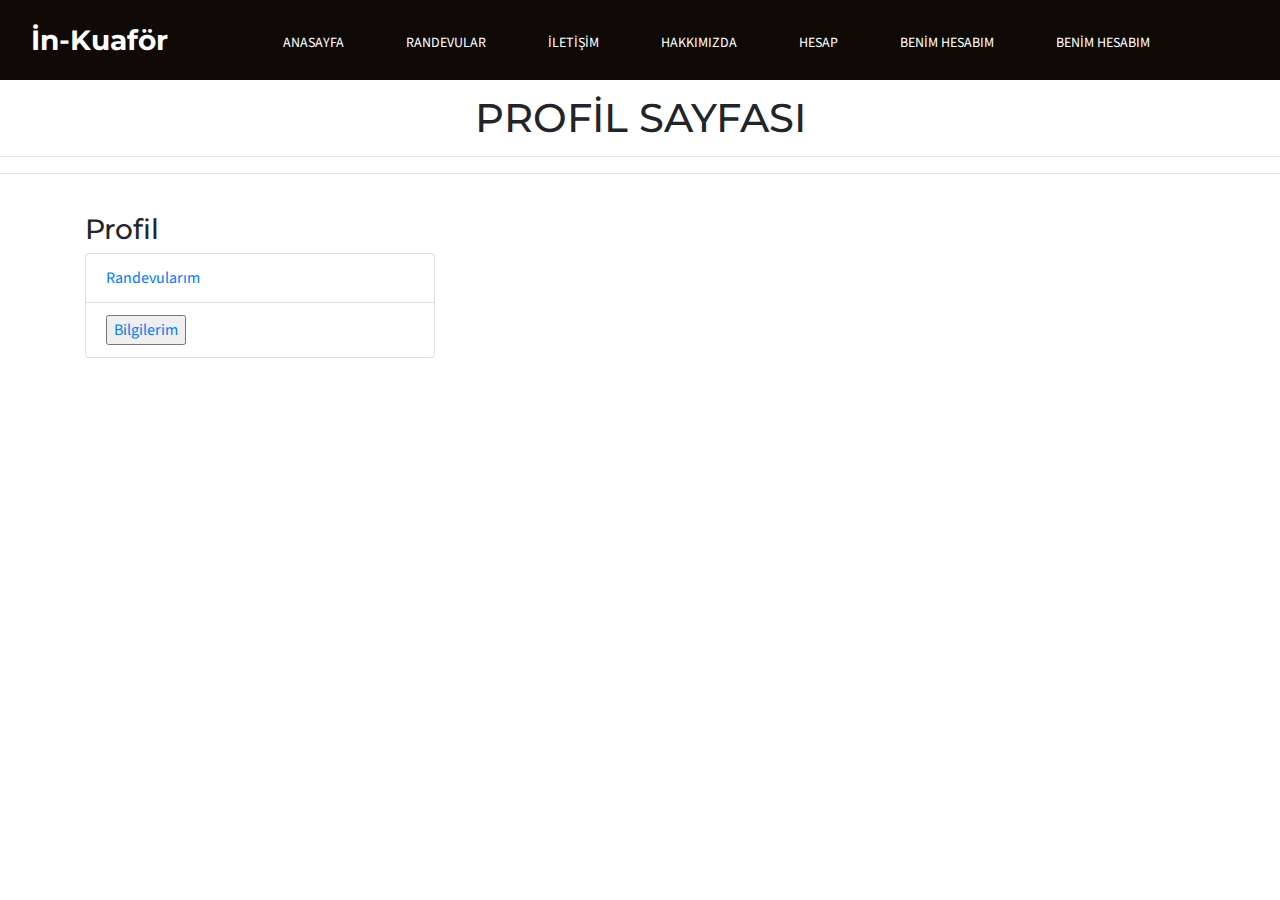
<file: frontEnd/Hesabim.html>
<!DOCTYPE html>
<html lang="tr">

<head>
    <title>Hesap Aç</title>
    <script src="https://code.jquery.com/jquery-3.6.4.min.js"></script>
    <script src="js/hesap.js"></script>

    <link rel="stylesheet" href="css/bootstrap.min.css">

    <link rel="stylesheet" type="text/css" href="css/custom-style.css">
    <link rel="stylesheet" type="text/css" href="css/loaders.css" />

    <link rel="stylesheet" type="text/css" href="font-awesome/css/font-awesome.min.css">
</head>

<body>
    <div>
    <div class="loader loader-bg">
        <div class="loader-inner ball-pulse">
            <div></div>
            <div></div>
            <div></div>
        </div>
    </div>

    <nav class="navbar navbar-expand-md fixed-top top-nav navbar-dark bg-dark">
        <div class="container-fluid">
            <a class="navbar-brand" href="index.html"><strong>İn-Kuaför</strong></a>
            <button class="navbar-toggler" type="button" data-toggle="collapse" data-target="#navbarSupportedContent" aria-controls="navbarSupportedContent" aria-expanded="false" aria-label="Toggle navigation">
                <span class="navbar-toggler-icon"><img src="img/icons/menu.png"></span>
            </button>

            <div class="collapse navbar-collapse" id="navbarSupportedContent">
                <ul class="navbar-nav m-auto text-sm-center text-md-center">
                    <li class="nav-item">
                        <a class="nav-link" href="index.html">Anasayfa <span class="sr-only">(current)</span></a>
                    </li>
                    <li class="nav-item">
                        <a class="nav-link" href="MusteriRandevular.html">Randevular</a>
                    </li>
                    <li class="nav-item">
                        <a class="nav-link" href="Iletisim.html">İletişim</a>
                    </li>
                    <li class="nav-item">
                        <a class="nav-link" href="Hakkimizda.html">Hakkımızda</a>
                    </li>
                    <li class="nav-item">
                        <a class="nav-link" href="Girişyap.html">Hesap</a>
                    </li>
                    <li class="nav-item">
                        <a class="nav-link" href="HesapAç.html">Benim Hesabım</a>
                    </li>
                    <li class="nav-item">
                        <a class="nav-link" href="Hesabim.html">Benim Hesabım</a>
                    </li>
                </ul>
            </div>
        </div>
    </nav>
    </div>
    
    <br>
    <br>
    <br>
    <br>
    <h1 style="text-align: center;"  class="text-align:center">PROFİL SAYFASI</h1>
    <hr size="11px">
    <hr>
    <div class="container">
        <div class="row">
            <div class="col-md-4 mt-4">
                <h3>Profil</h3>
                <ul class="list-group">
                    <li class="list-group-item"><a href="#randevularım" id="randevularım">Randevularım</a></li>
                    <li class="list-group-item"><button id="bilgilerim"><a href="#uruneksik" >Bilgilerim</a></button>
                </ul>
            </div>

            <div class="col-md-8">
                <div class=" mt-5" id="randevu" style="display: none;">
                    <h2 class="text-center">Randevu Tablosu</h2>
                    <table class="table table-striped">
                        <thead>
                        <tr>
                            <th scope="col">Musteri isim</th>
                            <th scope="col">Kuafor Ad</th>
                            <th scope="col">islem</th>
                            <th scope="col">gun</th>
                            <th scope="col">saat</th>
                            <th scope="col">onay</th>
                            <th></th>
                        </tr>
                        </thead>
                        <tbody id="randevueliste" style="text-align: left;">
                       
                        </tr>
                        </tbody>
                    </table>
                </div>
                

            

                <div class="container mt-4 "  >
                    <p id="kullaniciListesi" style="display: none;" class="text-left"></p>
                </div>
            </div>

        </div>
    </div>
    <script>
        $("#bilgilerim").click(function(){
           $("#kullaniciListesi").show(1000 );
           $("#randevu").hide(1000);

           

        });
        $("#randevularım").click(function(){
           $("#randevu").show(1000);
           $("#kullaniciListesi").hide(1000);

           

        });
        </script><br /><br />

    <div id="guncelleForm" style="display: none;" class="container mt-4">
        <h3>Kullanıcı Güncelle</h3>
        <form class="form-horizontal register-form">
            <input type="hidden" id="guncelleId" value="">
            <div class="form-group row">
                <label for="guncelleIsim" class="col-sm-1 col-form-label"> Müşteri İsim:</label>
                <div class="col-sm-10">
                    <input type="text" class="form-control" id="guncelleIsim" required>
                </div>
            </div>
            <div class="form-group row">
                <label for="guncelleSoyisim" class="col-sm-1 col-form-label"> Müsteri Soyisim:</label>
                <div class="col-sm-10">
                    <input type="text" class="form-control" id="guncelleSoyisim" required>
                </div>
            </div>
            <div class="form-group row">
                <label for="guncelleEposta" class="col-sm-1 col-form-label"> Müşteri Eposta:</label>
                <div class="col-sm-10">
                    <input type="email" class="form-control" id="guncelleEposta" required>
                </div>
            </div>
            <div class="form-group row">
                <label for="guncelleSifre" class="col-sm-1 col-form-label"> Müşteri Şifre:</label>
                <div class="col-sm-10">
                    <input type="password" class="form-control" id="guncelleSifre" required>
                </div>
            </div>
            <div class="form-group row">
                <div class="col-sm-10">
                    <button type="button" class="btn btn-primary" id="guncelleBtn">Güncelle</button>
                </div>
            </div>
        </form>
    </div>

    <script src="js/bootstrap.min.js"></script>
    <script async defer type="text/javascript" src="https://maps.google.com/maps/api/js?key=YOUR_GOOGLE_MAPS_API_KEY&callback=initMap"></script>
    <script src="js/gmap-custom.js"></script>
    <script src="js/core.js"></script>
</body>

</html>
</file>
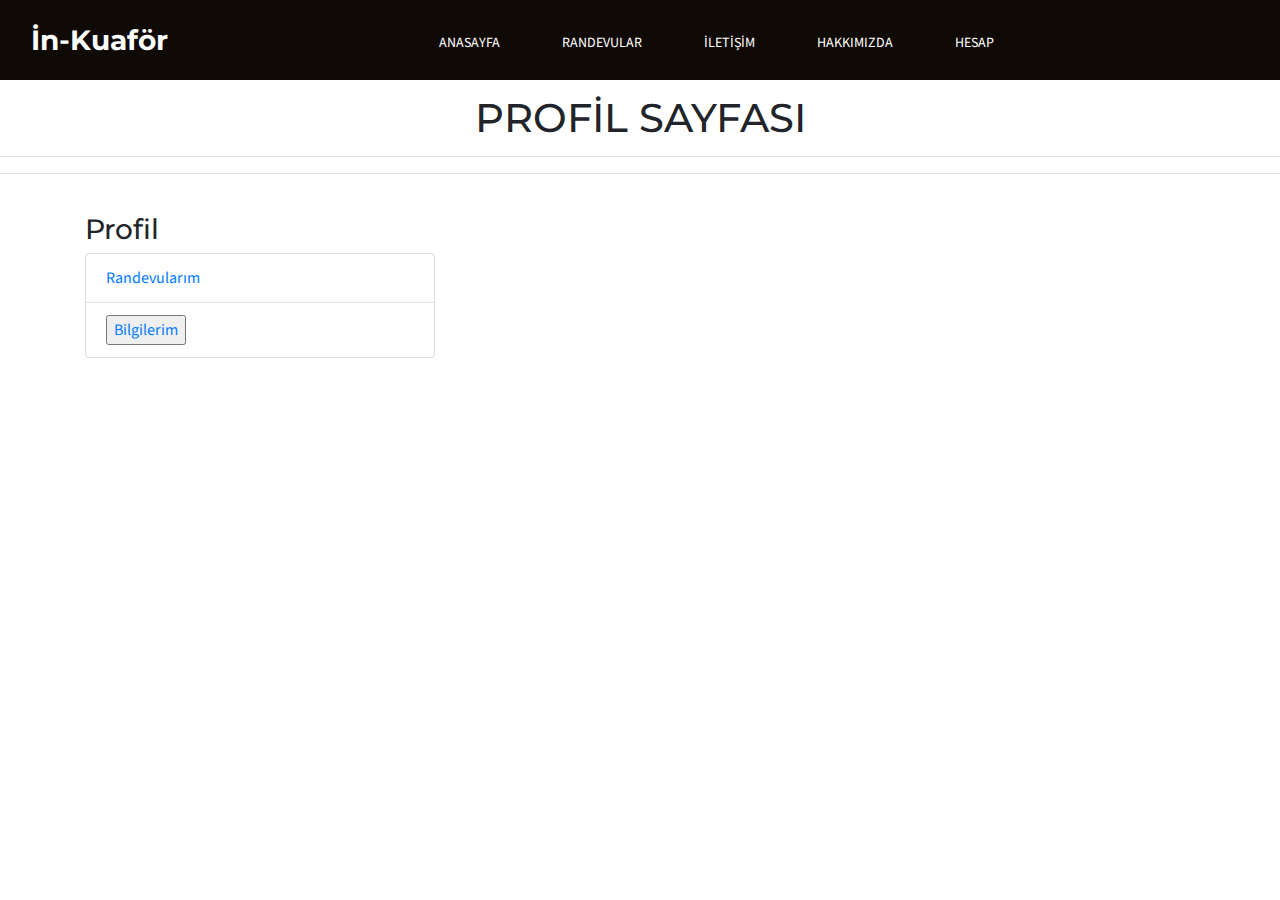
<file: frontEnd/Hesabım.html>
<!DOCTYPE html>
<html lang="tr">

<head>
    <title>Hesap Aç</title>
    <script src="https://code.jquery.com/jquery-3.6.4.min.js"></script>
    <script src="js/hesap.js"></script>

    <!-- Bootstrap CSS -->
    <link rel="stylesheet" href="css/bootstrap.min.css">

    <!-- Custom Style CSS Files -->
    <link rel="stylesheet" type="text/css" href="css/custom-style.css">
    <link rel="stylesheet" type="text/css" href="css/loaders.css" />

    <!-- Font-Awesome Style CSS File -->
    <link rel="stylesheet" type="text/css" href="font-awesome/css/font-awesome.min.css">
</head>

<body>
    <div>
        <!-- Page loading animation -->
    <div class="loader loader-bg">
        <div class="loader-inner ball-pulse">
            <div></div>
            <div></div>
            <div></div>
        </div>
    </div>

    <nav class="navbar navbar-expand-md fixed-top top-nav navbar-dark bg-dark">
        <div class="container-fluid">
            <a class="navbar-brand" href="index.html"><strong>İn-Kuaför</strong></a>
            <button class="navbar-toggler" type="button" data-toggle="collapse" data-target="#navbarSupportedContent" aria-controls="navbarSupportedContent" aria-expanded="false" aria-label="Toggle navigation">
                <span class="navbar-toggler-icon"><img src="img/icons/menu.png"></span>
            </button>

            <div class="collapse navbar-collapse" id="navbarSupportedContent">
                <ul class="navbar-nav m-auto text-sm-center text-md-center">
                    <li class="nav-item">
                        <a class="nav-link" href="index.html">Anasayfa <span class="sr-only">(current)</span></a>
                    </li>
                    <li class="nav-item">
                        <a class="nav-link" href="MusteriRandevular.html">Randevular</a>
                    </li>
                    <li class="nav-item">
                        <a class="nav-link" href="Iletisim.html">İletişim</a>
                    </li>
                    <li class="nav-item">
                        <a class="nav-link" href="Hakkimizda.html">Hakkımızda</a>
                    </li>
                    <li class="nav-item">
                        <a class="nav-link" href="Girişyap.html">Hesap</a>
                    </li>
                </ul>
            </div>
        </div>
    </nav>
    </div>
    
    <br>
    <br>
    <br>
    <br>
    <h1 style="text-align: center;"  class="text-align:center">PROFİL SAYFASI</h1>
    <hr size="11px">
    <hr>
    <div class="container">
        <div class="row">
            <div class="col-md-4 mt-4">
                <h3>Profil</h3>
                <ul class="list-group">
                    <li class="list-group-item"><a href="#randevularım" id="randevularım">Randevularım</a></li>
                    <li class="list-group-item"><button id="bilgilerim"><a href="#uruneksik" >Bilgilerim</a></button>
                </ul>
            </div>

            <div class="col-md-8">
                <div class=" mt-5" id="randevu" style="display: none;">
                    <h2 class="text-center">Randevu Tablosu</h2>
                    <table class="table table-striped">
                        <thead>
                        <tr>
                            <th scope="col">#</th>
                            <th scope="col">Tarih</th>
                            <th scope="col">Saat</th>
                            <th scope="col">Müşteri Adı</th>
                            <th scope="col">Kuaför Adı</th>
                            <th scope="col">Durum</th>
                        </tr>
                        </thead>
                        <tbody>
                        <tr>
                            <th scope="row">1</th>
                            <td>2024-01-01</td>
                            <td>14:00</td>
                            <td>Ahmet Yılmaz</td>
                            <td>Kuafor A</td>
                            <td>Onaylandı</td>
                        </tr>
                        <tr>
                            <th scope="row">2</th>
                            <td>2024-01-02</td>
                            <td>15:30</td>
                            <td>Ayşe Demir</td>
                            <td>Kuafor B</td>
                            <td>Beklemede</td>
                        </tr>
                        <tr>
                            <th scope="row">3</th>
                            <td>2024-01-03</td>
                            <td>16:45</td>
                            <td>Mehmet Kaya</td>
                            <td>Kuafor C</td>
                            <td>İptal Edildi</td>
                        </tr>
                        </tbody>
                    </table>
                </div>
                

            

                <div class="container mt-4 "  >
                    <p id="kullaniciListesi" style="display: none;" class="text-center"></p>
                </div>
            </div>

        </div>
    </div>
    <script>
        $("#bilgilerim").click(function(){
           $("#kullaniciListesi").show(1000 );
           $("#randevu").hide(1000);

           

        });
        $("#randevularım").click(function(){
           $("#randevu").show(1000);
           $("#kullaniciListesi").hide(1000);

           

        });
        </script><br /><br />

    <div id="guncelleForm" style="display: none;" class="container mt-4">
        <h3>Kullanıcı Güncelle</h3>
        <form class="form-horizontal register-form">
            <input type="hidden" id="guncelleId" value="">
            <div class="form-group row">
                <label for="guncelleIsim" class="col-sm-1 col-form-label"> Müşteri İsim:</label>
                <div class="col-sm-10">
                    <input type="text" class="form-control" id="guncelleIsim" required>
                </div>
            </div>
            <div class="form-group row">
                <label for="guncelleSoyisim" class="col-sm-1 col-form-label"> Müsteri Soyisim:</label>
                <div class="col-sm-10">
                    <input type="text" class="form-control" id="guncelleSoyisim" required>
                </div>
            </div>
            <div class="form-group row">
                <label for="guncelleEposta" class="col-sm-1 col-form-label"> Müşteri Eposta:</label>
                <div class="col-sm-10">
                    <input type="email" class="form-control" id="guncelleEposta" required>
                </div>
            </div>
            <div class="form-group row">
                <label for="guncelleSifre" class="col-sm-1 col-form-label"> Müşteri Şifre:</label>
                <div class="col-sm-10">
                    <input type="password" class="form-control" id="guncelleSifre" required>
                </div>
            </div>
            <div class="form-group row">
                <div class="col-sm-10">
                    <button type="button" class="btn btn-primary" id="guncelleBtn">Güncelle</button>
                </div>
            </div>
        </form>
    </div>

    <!-- Bootstrap JS -->
    <script src="js/bootstrap.min.js"></script>
    <script async defer type="text/javascript" src="https://maps.google.com/maps/api/js?key=YOUR_GOOGLE_MAPS_API_KEY&callback=initMap"></script>
    <script src="js/gmap-custom.js"></script>
    <script src="js/core.js"></script>
</body>

</html>
</file>
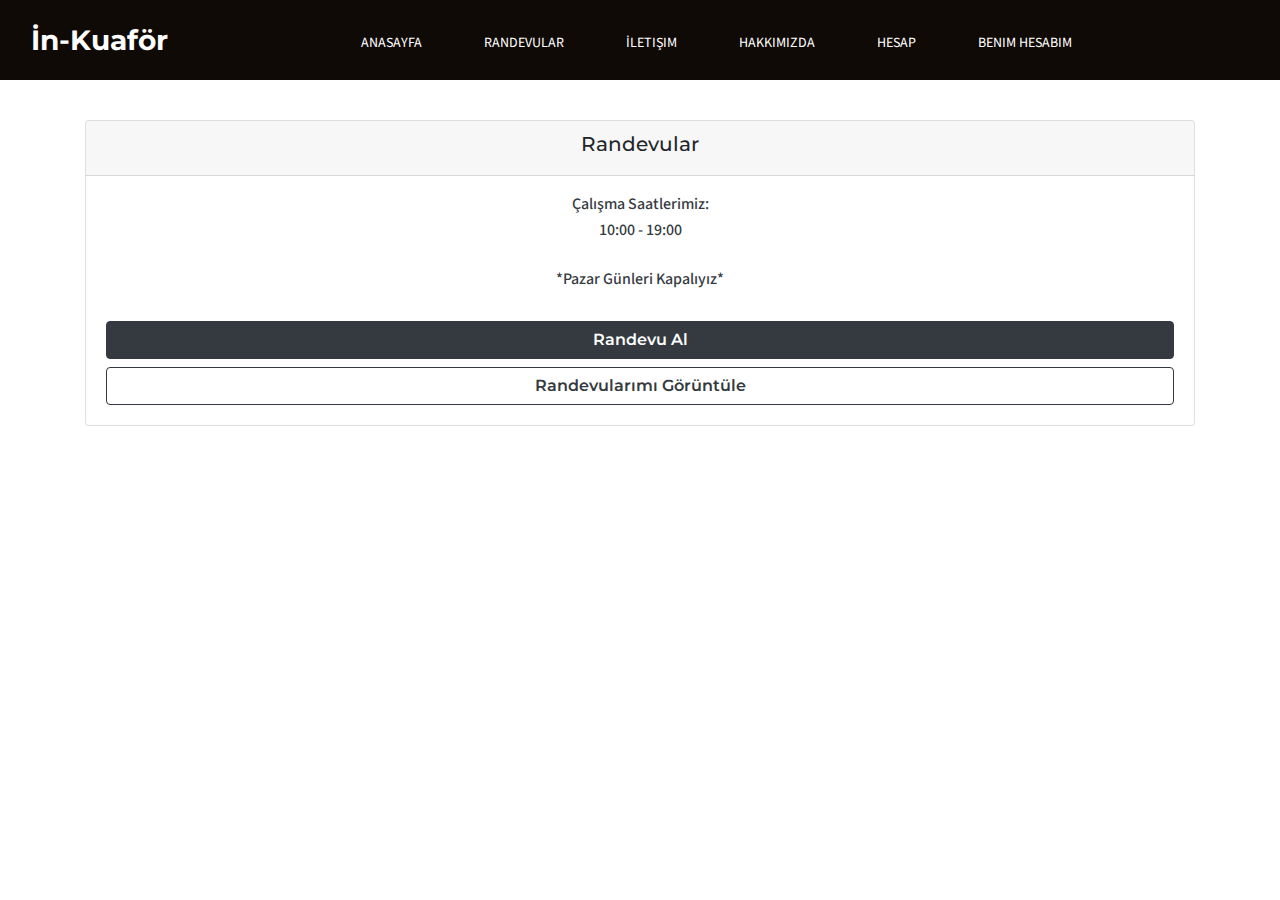
<file: frontEnd/MusteriRandevular.html>
<head>
	<title>Anasayfa</title>
</head>
<link rel="stylesheet" href="css/bootstrap.min.css">
<link rel="stylesheet" type="text/css" href="css/custom-style.css">
<link rel="stylesheet" type="text/css" href="css/loaders.css"/>
<link rel="stylesheet" type="text/css" href="font-awesome/css/font-awesome.min.css">
<script src="js/randevu.js"></script>

<body>

<div class="loader loader-bg">
	<div class="loader-inner ball-pulse">
		<div></div>
		<div></div>
		<div></div>
	</div>
</div>

<nav class="navbar navbar-expand-md fixed-top top-nav navbar-dark bg-dark">
    <div class="container-fluid">
      <a class="navbar-brand" href="index.html"><strong>İn-Kuaför</strong></a>
      <button class="navbar-toggler" type="button" data-toggle="collapse" data-target="#navbarSupportedContent" aria-controls="navbarSupportedContent" aria-expanded="false" aria-label="Toggle navigation">
        <span class="navbar-toggler-icon"><img src="img/icons/menu.png"></span>
      </button>
  
      <div class="collapse navbar-collapse" id="navbarSupportedContent">
        <ul class="navbar-nav m-auto text-sm-center text-md-center">
          <li class="nav-item">
            <a class="nav-link" href="index.html">Anasayfa <span class="sr-only">(current)</span></a>
          </li>
          <li class="nav-item">
            <a class="nav-link" href="MusteriRandevular.html">Randevular</a>
          </li>
          <li class="nav-item">
            <a class="nav-link" href="Iletisim.html">İletişim</a>
          </li>
          <li class="nav-item">
            <a class="nav-link" href="Hakkimizda.html">Hakkımızda</a>
          </li>
		    <li class="nav-item">
		        <a class="nav-link" href="Girişyap.html">Hesap</a>
		    </li>
            <li class="nav-item">
		        <a class="nav-link" href="Hesabim.html">Benim Hesabım</a>
		    </li>
        </ul>
      </div>
    </div>
  </nav>
  
<div class="container ">
</br>
</br>
<br>
<br>
<br>
    <div class="row">
        <div class="col-md-12">
            <div class="card stylist-card">
                <div class="card-header text-center">
                    <h5 class="text-center">Randevular</h5>
                </div>
                <div class="card-body">
                    <h6 class="text-center text-dark">Çalışma Saatlerimiz:</h6>
                    <h6 class="text-center text-dark">10:00 - 19:00</h6>
                    <br>
                    <h6 class="text-center text-dark">*Pazar Günleri Kapalıyız*</h6>
                    <br>
                    <button class="btn btn-dark btn-block" data-toggle="modal" data-target="#appointmentModalX">Randevu Al</button>
                    <button class="btn btn-outline-dark btn-block mt-2" data-toggle="modal" data-target="#appointmentsModalX">Randevularımı Görüntüle</button>
                </div>
            </div>
        </div>
    </div>
</div>

<script src="https://code.jquery.com/jquery-3.5.1.slim.min.js"></script>
<script src="https://cdn.jsdelivr.net/npm/@popperjs/core@2.9.1/dist/umd/popper.min.js"></script>
<script src="https://stackpath.bootstrapcdn.com/bootstrap/4.5.2/js/bootstrap.min.js"></script>

<div class="modal fade" id="appointmentModalX" tabindex="-1" role="dialog" aria-labelledby="appointmentModalXLabel" aria-hidden="true">
    <div class="modal-dialog" role="document">
        <div class="modal-content">
            <div class="modal-header">
                <h5 class="modal-title" id="appointmentModalXLabel">Randevu Al</h5>
                <button type="button" class="close" data-dismiss="modal" aria-label="Close">
                    <span aria-hidden="true">&times;</span>
                </button>
            </div>
            <div class="modal-body">
            
                <form>
                    <div class="form-group">
                        <label for="musteriAd">Adınızı giriniz:</label>
                        <input type="text" id="musteriAd" class="form-control" >
                    </div>
                    <div class="form-group">
                        <label for="islem">İşlem Seçin:</label>
                        <select class="form-control" id="islem">
                            <option>Saç</option>
                            <option>Sakal</option>
                            <option>Yüz Bakımı</option>
                        </select>
                    </div>
                    <div class="form-group">
                        <label for="kuafor">Kuaför Seçin:</label>
                        <select class="form-control" id="kuafor">
                            
                        </select>
                    </div>
                    <div class="form-group">
                        <label for="gun">Gün Seçin:</label>
                        <select class="form-control" id="gun">
                            <option>Pazartesi</option>
                            <option>Salı</option>
                            <option>Çarşamba</option>
                            <option>Perşembe</option>
                            <option>Cuma</option>
                            <option>Cumartesi</option>
                        </select>
                    </div>
                    <div class="form-group">
                        <label for="saat">Saat Seçin:</label>
                        <select class="form-control" id="saat">
                            <option>10:00 - 11:00</option>
                            <option>12:00 - 13:00</option>
                            <option>14:00 - 15:00</option>
                            <option>16:00 - 17:00</option>
                            <option>18:00 - 19:00</option>
                        </select>
                    </div>
                    <div class="form-group">
                        <label for="onay">onay:</label>
                        <select class="form-control" id="onay" >
                            <option>onaylanmadı</option>
                            
                        </select>
                    </div>
                    <h1 style="display: none;" >onaylanmadı</h1>
                    <p id="sonucParagrafi"></p>

                    <button type="submit" class="btn btn-dark btn-block" id="onayla" onclick="scheduleAppointment('X')">Randevu Al</button>
                </form>
            </div>
        </div>
    </div>
</div>

<script>
    $(document).ready(function () {
        $('#kuaf').change(function () {
            var secilenDeger = $(this).val();
            $('#sonucParagrafi').text(secilenDeger);
        });
    });
</script>
  
 <!--

<script>
    $(document).ready(function () {
      $.ajax({
        url: 'http://localhost:8080/api/kuaforler',
        method: 'GET',
        dataType: 'json',
        success: function(data) {
          // ComboBox'a veriyi ekleme
          var kuafor = $('#kuafor');
          
          $.each(data, function(index, item) {
            // Ad ve soyad bilgisini birleştirerek option'a ekleyin
            var fullName = item.isim + ' ' + item.soyisim;
            kuafor.append('<option value="' + item.id + '">' + fullName + '</option>');
          });
        },
        error: function(error) {
          console.log('API veri çekme hatası:', error);
        }
      });
    }); 
  </script>

 --> 

<div class="modal fade" id="appointmentsModalX" tabindex="-1" role="dialog" aria-labelledby="appointmentsModalXLabel" aria-hidden="true">
    <div class="modal-dialog" role="document">
        <div class="modal-content">
            <div class="modal-header">
                <h5 class="modal-title" id="appointmentsModalXLabel">Randevularım - Kuaför X</h5>
                <button type="button" class="close" data-dismiss="modal" aria-label="Close">
                    <span aria-hidden="true">&times;</span>
                </button>
            </div>
            <div class="modal-body">
                <ul class="appointments-list">
                    <div id="goruntuleRandevu" class="container mt-4">
                        <div class="row justify-content-center">
                            <div class="col-md-8">
                                <div class="card">
                                    <div class="card-header">
                                        Randevu Listesi
                                    </div>
                                    <div class="card-body">
                                        <table class="table table-hover">
                                            <thead class="thead-dark">
                                                <tr>
                                                    <th>Musteri isim</th>
                                                    <th>Kuafor Ad</th>
                                                    <th>islem</th>
                                                    <th>gun</th>
                                                    <th>saat</th>
                                                    <th>onay</th>
            
                                                    <th></th>
                                                </tr>
                                            </thead>
                                            <tbody id="randevueliste" style="max-height: 70vh;overflow-y: scroll;">
                                            </tbody>
                                        </table>
                                    </div>
                                </div>
                            </div>
                        </div>
                    </div>
                </div>
                </ul>
            </div>
        </div>
    </div>
</div>



<script>
    function scheduleAppointment(stylistId) {
        // Burada randevu alma işlemleri yapılabilir
        alert("Randevu al butonuna tıklandı - Kuaför: " + stylistId);
    }
    
    
</script>




<!-- Javascript Files  -->
<script  src="https://code.jquery.com/jquery-3.2.1.min.js" ></script>
<script src="js/bootstrap.min.js" ></script>
<script async deffer type="text/javascript" src="https://maps.google.com/maps/api/js?key= AIzaSyB52BfJHBtqiqYBn_D4ZUqujiWxAOiRyTc&callback=initMap"></script>
<script src="js/gmap-custom.js" ></script>
<script src="js/core.js"></script>
<script src="js/randevu.js"></script>

</body>
</html>
</file>
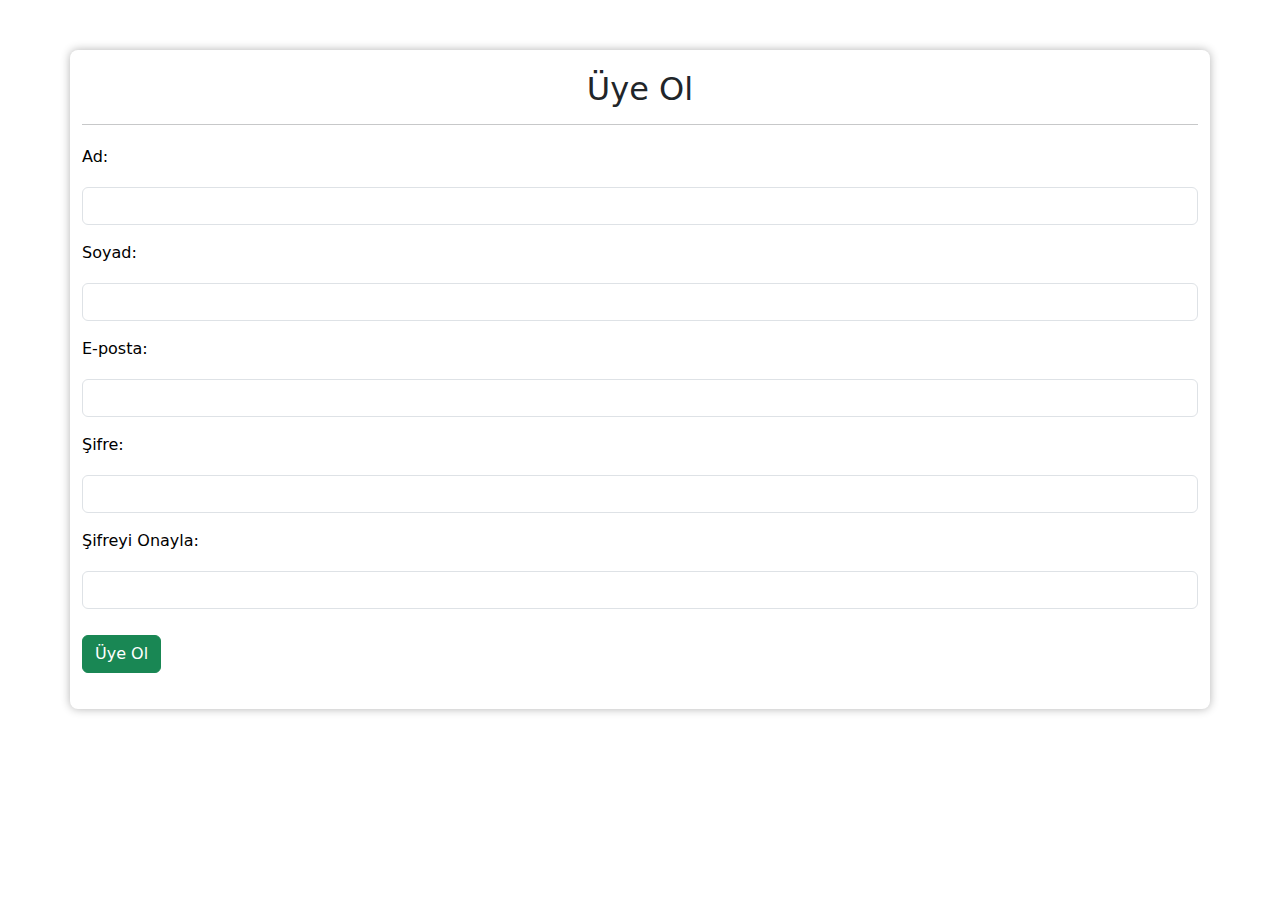
<file: frontEnd/js/halilDeneme.html>
<!DOCTYPE html>
<html lang="en">
<head>
    <meta charset="UTF-8">
    <meta name="viewport" content="width=device-width, initial-scale=1">
    <title>Üye Ol</title>
    <link rel="stylesheet" href="halilDeneme.css">
    <link rel="stylesheet" href="https://cdn.jsdelivr.net/npm/bootstrap@5.3.0/dist/css/bootstrap.min.css">
</head>
<body>

<div class="container">
    <h2 class="text-center">Üye Ol</h2>
    <hr>
    <form id="signupForm">
        <div class="mb-3">
            <label for="username" class="form-label">Ad:</label>
            <input type="text" class="form-control" id="username" required>
        </div>
        <div class="mb-3">
            <label for="surname" class="form-label">Soyad:</label>
            <input type="text" class="form-control" id="surname" required>
        </div>
        <div class="mb-3">
            <label for="email" class="form-label">E-posta:</label>
            <input type="email" class="form-control" id="email" required>
        </div>
        <div class="mb-3">
            <label for="password" class="form-label">Şifre:</label>
            <input type="password" class="form-control" id="password" required>
        </div>
        <div class="mb-3">
            <label for="confirmPassword" class="form-label">Şifreyi Onayla:</label>
            <input type="password" class="form-control" id="confirmPassword" required>
        </div>
        <button type="button" class="btn btn-success" id="signupBtn">Üye Ol</button>
    </form>

    
    <div id="error-message" class="mt-3" style="color: red;"></div>
</div>

<script src="https://code.jquery.com/jquery-3.6.4.min.js"></script>
<script src="https://cdn.jsdelivr.net/npm/bootstrap@5.3.0/dist/js/bootstrap.bundle.min.js"></script>
<script src="halilDeneme.js"></script>

</body>
</html>
</file>
<file: frontEnd/css/custom-style.css>
/*Google Fonts*/
@import url('https://fonts.googleapis.com/css?family=Abril+Fatface');
@import url('https://fonts.googleapis.com/css?family=Montserrat:500,600,700');
@import url('https://fonts.googleapis.com/css?family=Source+Sans+Pro:400,600,700');

body, html{
	height: 100%;
	width:100%;
}
body{
	font-size: 1rem;
	font-family: 'Source Sans Pro', sans-serif;
}

/* ========== Universal Stylings ========== */
h1,h2,h3,h4,h5{
	position: relative;
	font-family: 'Montserrat', sans-serif;
}
h6{
	position: relative;
}
.bg-primary{
	background-color: #B47F41!important;
}
.bg-dark{
	background-color: #0f0a05!important;
}
.bg-white{
	background-color: #fff;
}
.text-inverse{
	color: #074052;
}
.text-primary{
	color: #B47F41!important;
}
a.text-primary{
	color: #B47F41;
}
a.text-primary:hover{
	color: #916634!important;
	text-decoration: none;
}
.btn{
	font-family: 'Montserrat', sans-serif;
	font-size: 1rem;
	font-weight: 600;
	
}
.btn-primary{
	background-color: #B47F41;
	border-color: #B47F41;
}
.btn-primary:hover,.btn-primary:focus{
	background-color: #916634;
	border-color: #916634;
}
.btn-capsul{
	border-radius: 50px;
}
i.box-circle-outline{
	border-color: inherit;
	border-width: 1px;
	border-style:solid;
	border-radius: 50%;
	height: 50px;
    line-height: 50px;
    text-align: center;
    width: 50px;
}
i.box-circle-solid{
	background-color:#35CBDF;
	border-radius: 50%;
    color: #fff;
    font-size: 22px;
    height: 55px;
    line-height: 55px;
    text-align: center;
    width: 55px;
}
.text-underline-white:before{
	content:"";
	position: absolute;
	width:100px;
	height: 4px;
	left:50%;
	margin-left:-50px;
	background:#fff;
	bottom: -15px;
	border-radius: 10px;
}
.text-underline-rb-white:before{
	content:"";
	position: absolute;
	width:100px;
	height: 4px;
	left:0;
	background:#fff;
	bottom: -15px;
	border-radius: 10px;
}
.text-underline-primary:before{
	content:"";
	position: absolute;
	width:50px;
	height: 4px;
	left:50%;
	margin-left:-25px;
	background:#35CBDF;
	bottom: -15px;
	border-radius: 10px;
}
.text-underline-rb-primary:before{
	content:"";
	position: absolute;
	width:100px;
	height: 4px;
	left:0;
	background:#35CBDF;
	bottom: -15px;
	border-radius: 10px;
}
.bg-overlay:before{
	content:"";
	background:rgba(0,0,0,0.7);
	position: absolute;
	height: 100%;
	width:100%;
	left:0;
	top:0;
	z-index: -1;
}
.bg-overlay-primary:before{
	content:"";
	background:rgba(49,31,10,0.5);
	position: absolute;
	height: 100%;
	width:100%;
	left:0;
	top:0;
	z-index: -1;
}
.bg-right{
	background:url("../img/sec-bg-01.jpg");
	background-repeat: no-repeat;
	background-position: top right;
}
.sec-bg-02{
	background:url("../img/sec-bg-02.jpg");
	background-repeat: no-repeat;
	background-position: top left;	
	background-size: cover;
}
.sec-bg-03{
	background:url("../img/sec-bg-03.jpg");
	background-repeat: no-repeat;
	background-position: top left;	
	background-size: cover;
}
.sec-bg-04{
	background:url("../img/sec-bg-04.jpg");
	background-repeat: no-repeat;
	background-position: top left;	
	background-size: cover;
}
.parallax{
	background-attachment: fixed!important;
}
.font-abril{
	font-family: 'Abril Fatface', cursive;
}


/* ========== Page Loading Style ========== */
.loaders {
    width: 100%;
    box-sizing: border-box;
    display: flex;
    flex: 0 1 auto;
    flex-direction: row;
    flex-wrap: wrap;
 }
 .loaders .loader {
      box-sizing: border-box;
      display: flex;
      flex: 0 1 auto;
      flex-direction: column;
      flex-grow: 1;
      flex-shrink: 0;
      flex-basis: 25%;
      max-width: 25%;
      height: 200px;
      align-items: center;
      justify-content: center;
  }
  .loader{display: table;
    height: 100%;
    position: fixed;
    width: 100%;
    z-index: 1200;
  }

.loader-bg{
  background: #0F0A06;
}

.loader-inner {
    display: table-cell;
    text-align: center;
    vertical-align: middle;
}




/* ========== Top Navigation ========== */
.top-nav {
    height: 80px;
    transition: 0.2s ease-in;
	-webkit-transition: 0.2s ease-in;
	-moz-transition: 0.2s ease-in;
}
.top-nav .navbar-nav li .nav-link {
    color: #fff;
    font-size: 14px;
    padding:6px 26px;
    margin:6px 5px 0;
    font-weight: 400;
    text-transform: uppercase;
    transition: 0.2s ease-in;
	-webkit-transition: 0.2s ease-in;
	-moz-transition: 0.2s ease-in;
}
.top-nav li a.nav-link:hover, .top-nav .nav-item.active a.nav-link{
    color: #fff;
    background-color: #B47F41;
	border-color: #B47F41;
	border-radius: 50px;
    transition: 0.5s ease-in;
	-webkit-transition: 0.5s ease-in;
	-moz-transition: 0.5s ease-in;
}
.top-nav .navbar-brand{
	font-size: 28px;
	color: #fff;
	font-family: 'Montserrat', sans-serif;
}
.top-nav .search-box li a.nav-link{
	border:1px solid #B47F41;
	padding: 6px 15px;
}
.top-nav.light-header{
	height: 60px;
	background: rgba(0,0,0,0.6);
	box-shadow: 0 0 10px rgba(0,0,0,0.23);
	transition: 0.5s ease-in;
	-webkit-transition: 0.5s ease-in;
	-moz-transition: 0.5s ease-in;
	z-index: 9999;
}
.top-nav.light-header .navbar-brand{
	color: #fff;
}

.top-nav.light-header .search-box li a.nav-link{
	padding: 6px 15px;
	border:1px solid #fff;
}
.top-nav.light-header .search-box li a.nav-link i{
	color:#fff!important;
}

/* ========== Intro Header ========== */
.intro{
	float: left;
	width:100%;
	display: flex;
	align-items:center;
	height:100%;
	position: relative;
	z-index: 1;
}
.intro.intro-small{
	height: 60%;
}
.intro-bg{
	background:url("../img/intro-bg-01.jpg");
	background-repeat:no-repeat;
	background-position: center center;
	background-size:cover;
}
.caption-container{
	width:50rem;
	margin:0 auto;
}
.caption-two-panel{
	display: flex;
	align-items:center;
}
.intro h1{
	font-weight: 700;
	font-family: 'Abril Fatface', cursive;
	font-size: 3.8rem;
}
.intro-caption .btn i{
	float: left;
	margin-right:15px;
}
.intro .carousel-item{
	height: 100vh;
}
.intro .carousel-item::before{
	content:"";
	background:rgba(0,0,0,0.6);
	position: absolute;
	width:100%;
	height: 100vh;
}
.intro  .carousel-caption{
	top:25%;
}

/* ========== Who We Are ========== */

.info-section{
	float: left;
	width:100%;
	padding:5rem 0;
	position: relative;
	z-index: 1;
}
.info-section h2{
	font-weight: 700;
	font-size: 3rem;
}
.info-section .price-count{
	font-size: 2.5rem;
}

.info-section .head-sec{
	float: left;
	width:100%;
}

.info-section .service-block-bg{
	background-color: rgba(180,127,65,0.4);
}
.info-section .service-block-bg:hover{
	background-color: rgba(180,127,65,1);
}

.info-section h3{
	font-size: 1.4rem;
}
.info-section p {
    font-size: 1rem;
    line-height: 1.3rem;
}
.info-section .box h2{
    font-size:24px;
    margin-bottom:20px;
    margin-top:0;
}

.info-section .box i{
    font-size:20px;
}
.info-section .box{
    display:flex;
}
.info-section .text-box{
    flex:1 1 0;
    text-align:left;
}
.info-section .icon-box{
    line-height: 1.2;
    width:70px;
}
.info-section .service-block-overlay{
	transition: .5s;
	-webkit-transition: .5s;
	-moz-transition: .5s;
}
.info-section .service-block-overlay:hover{
	background: #fff none repeat scroll 0 0;
    border-radius: 5px;
    box-shadow: 0 0 90px rgba(0, 0, 0, 0.1);
    float: left;
    margin-top: -10px;
    position: relative;
    width: 100%;
	transition: .5s;
	-webkit-transition: .5s;
	-moz-transition: .5s;
}
.info-section .service-block i img{
	width:50px;
}
.content-half{
    color:#fff;
}
.content-half ul{
    padding:0;
    list-style:none;
}
.content-half ul li{
    margin:15px 0;
    float:left;
    width:100%;
}
.content-half ul li i{
    float:left;
    font-size:30px;
    padding-top:10px;
    padding-bottom:10px;
}
.content-half ul li .list-content{
    float:left;
    margin-left:20px;
}
.content-half ul li strong{
    font-size:19px;
    font-weight:700;
}
.content-half .btn{
    margin-top:20px;
}
/*--- three Block Panel ---*/
.three-panel-block{
	float: left;
	width: 100%;
}
.three-panel-block i{
	font-size: 1.5rem;
	margin-bottom: 15px;
}
.three-panel-block i.box-round{
	border-color: inherit;
	border-width: 1px;
	border-style:solid;
	padding:16px;
	border-radius: 50%;
}

/*--- Two Block Panel ---*/
.two-panel-block{
	float: left;
	width: 100%;
}
.two-panel-block p{
	font-size:16px;
}


/*--- Two Block Panel ---*/
.four-panel-block{
	float: left;
	width:100%;
}

/* ========== Who We Are ========== */
.widget{
	float: left;
	width:100%;
	position: relative;
	z-index: 1;
}

/* ========== Copy Content Styles ========== */
.copy-content-sec{
	float: left;
	width:100%;
	padding:5rem 0;
	position: relative;
	z-index: 1;
}
.copy-container{
	display: flex;
	align-items: center;
}
.copy-content{
	float: left;
	width:100%;
}
.copy-content li i{
	float: left;
	width:30px;
	margin-top:5px;
	color: #5CB85C;
}

/* ========== Team Section ========== */

.team-section{
	float: left;
	width:100%;
	position: relative;
	z-index: 1;
}
.team-footer{
	float: left;
	width:100%;
	padding: 15px;
}
.team-footer h3{
	font-size: 1.5rem;
	text-transform: capitalize;
}
.member-box{
  width:100%
  float:left;
  position:relative;
  overflow:hidden
}
.member-box:hover> img{
transform: scale(1.05);
transition:1s ease-in;  
}
.member-box img{
  transition:0.3s ease-in;  
}
.member-box.t-bottom .overlay-content{
	display:flex;
	flex-direction:column;
	justify-content:flex-end;
}
.member-box.t-center .overlay-content{
	display:flex;
	flex-direction:column;
	justify-content:center;
	align-items: center;
}
.member-box i.box-circle-solid{
	padding: 0;
	width:40px;
	height: 40px;
	text-align: center;
	line-height: 40px;
}
/* style 1 */
.member-box.anim-lf .overlay-content{
  position:absolute;
  background-color:rgba(0,0,0,0.6);
  left:-100%;
  bottom:0;
  width: 100%;
  height:100%;
  transition:0.4s ease-in;
}
.member-box.anim-lf:hover>.overlay-content{
  left:0;
  transition:0.4s ease-in;
}
/* style 1 */
.member-box.anim-bt .overlay-content{
  position:absolute;
  background-color:rgba(0,0,0,0.6);
  bottom:-100%;
  width: 100%;
  height:100%;
  transition:0.6s ease-in;
}

.member-box.anim-bt:hover>.overlay-content{
  bottom:0;
  transition:0.4s ease-in;
}

/* ========== Testimonial Section ========== */
.testimonial-section{
	float: left;
	width:100%;
	position: relative;
	z-index: 1;
}
.testimonial-section h2{
	font-size: 3rem;
}
.testimonial-section .single-testimonial .carousel-item {
    margin: 0 15%;
    width: 70%;
}
.testimonial-section .single-testimonial .carousel-item-next, .testimonial-section .single-testimonial .carousel-item-prev{
	top:3rem;
}
.testimonial-section .single-testimonial .carousel{
	text-align: center;
}
.testimonial-section .single-testimonial .navigator-box{
	display: inline-block;
	position: relative;
    top: 0px;
}
.testimonial-section .single-testimonial .carousel-control-next, .testimonial-section .single-testimonial .carousel-control-prev{
	 border: 1px solid #b47f41;
    border-radius: 50%;
    color: #b47f41;
    display: block;
    float: left;
    font-size: 37px;
    margin: 0 4px;
    opacity: 1;
    padding: 0 23px;
    position: relative;
    width: 43%;
}
.testimonial-section .single-testimonial .carousel-control-next:hover, .testimonial-section .single-testimonial .carousel-control-prev:hover{
	background-color: #b47f41;
	color: #fff;
}


/* ========== Footer Section ========== */
.footer-section{
	float: left;
	width:100%;
	position: relative;
	z-index: 1;
}
.footer-section .list-box img {
    width: 70px;
}
.footer-section .list-box a.title{
	font-size: 14px;
	line-height: 0;
}
.footer-section .copy-text{
	font-size: 12px;
	border-top: 1px solid #555;
}
.social-box a.icoRss:hover {
	background-color: #F56505;
}
.social-box a.fa-box:hover {
	background-color:#3B5998;
}
.social-box a.tw-box:hover {
	background-color:#33ccff;
}
.social-box a.go-box:hover {
	background-color:#BD3518;
}
.social-box a.ld-box:hover {
	background-color:#007bb7;
}
ul.social-box {
	list-style: none;
	display: inline;
	margin-left:0 !important;
	padding: 0;
}
ul.social-box li {
	display: inline;
	margin: 0 5px;
}
.social-box li a {
    background: #414344;
    border-radius: 50%;
    display: inline-block;
    font-size: 13px;
    height: 30px;
    margin: 0 auto;
    position: relative;
    text-align: center;
    width: 30px;
}

.social-box li i {
	margin:0;
	line-height:30px;
	text-align: center;
}

.social-box li a:hover i, .triggeredHover {
	-moz-transform: rotate(360deg);
	-webkit-transform: rotate(360deg);
	-ms--transform: rotate(360deg);
	transform: rotate(360deg);
	-webkit-transition: all 0.2s;
	-moz-transition: all 0.2s;
	-o-transition: all 0.2s;
	-ms-transition: all 0.2s;
	transition: all 0.2s;
}
.social-box i {
	color: #fff;
	-webkit-transition: all 0.8s;
	-moz-transition: all 0.8s;
	-o-transition: all 0.8s;
	-ms-transition: all 0.8s;
	transition: all 0.8s;
}

/* ========== Copy Content Styles ========== */
.copy-content-sec{
	float: left;
	width:100%;
	padding:5rem 0;
	position: relative;
	z-index: 1;
}
.copy-content-sec h2{
	font-size: 3rem;
}
.copy-container{
	display: flex;
	align-items: center;
}
.copy-content{
	float: left;
	width:100%;
}
.copy-content li i{
	float: left;
	width:30px;
	margin-top:5px;
	color: #5CB85C;
}
.faq-box .card{
	border-color: #35CBDF;	
	margin-top: 10px;
}
.faq-box .card-header{
	background-color: #35CBDF;
	color: #fff;
}


/* ========== Price Table Styles ========== */
.price-section{
	float: left;
	width:100%;
	padding:5rem 0;
	position: relative;
	z-index: 1;
}
.price-section h2 {
    font-size: 2.5rem;
    font-weight: 700;
}
.price-section .price-block{

}
.price-section .currency{
	font-size: 25px;
    vertical-align: super;
}
.price-section .price-count{
	font-size: 60px;
	line-height: 60px;
}
.price-section .price-block small{
	display: block;
	font-size: 15px;
}

/* ========== Contact Section ========== */
.contact-section{
	float: left;
	width: 100%;
	position: relative;
	z-index: 1;
}
.contact-section .form-control{
	border-radius: 0;
}
.contact-section #map{
	height: 100vh;
	width:100%;
	position: absolute;
	opacity: 0.3;
}
.contact-section .form-control:focus{
	border-color: #B47F41;
}
.contact-section .form-sec{
	box-shadow: 0 0 30px rgba(0,0,0,1);
}
/* ========== Copy Footer Styles ========== */
.copy-footer{
	float: left;
	width:100%;
	font-size: 14px;
	background: #111;
}
.copy-footer a{
	color: #fff;
}
.copy-footer a:hover{
	text-decoration: underline;
}


/* ========== Responsive Stylings ========== */
@media (max-width: 991px){
	.container{
		width: 100%;
	}
	.intro .intro-box{
		padding-left: 0;
		margin-bottom: 0;
	}
	.intro .intro-box span{
		margin-right: 10px;
	}
	.intro .intro-box .list-item{
		width: 85%;
	}
	.content-half ul li i{
		font-size: 20px;
	}
	.content-half ul li .list-content{
		width:77%;
	}
	.content-half ul li strong{
		line-height: 0;
	}
	.testimonial-section .single-testimonial .carousel-item{
		width: 100%;
		margin-left: 0;
		margin-right: 0;
	}
	.widget h2 {
    	font-size: 1.5rem;
	}
	.widget .counter{
		line-height: 0;
		font-size: 1.7rem;
	}
	.widget .fa-3x{
		font-size: 2rem;
	}
	.widget .stat-content h4{
		font-size: 1.2rem;
	}
	.search-box{
		display: none;
	}
}

@media (max-width: 767px){
	.container{
		width:100%;
	}
	.intro .intro-form-small input[type="text"], .intro .intro-form-small input[type="password"]{
		width: 36%;
	}
	.intro .carousel-caption{
		top:10%;
	}
	.widget.widget-counter .container{
		width: 100%;
	}
	.contact-section #map {
    	height: 400px
	}
	#navbarSupportedContent{
	background: rgba(0, 0, 0, 0.5) none repeat scroll 0 0!important;
	padding: 30px 0
	}
	#navbarSupportedContent li{
		text-align: center;
	}
	#about .copy-container {
	    background-color:rgba(255,255,255,0.9);
	    box-shadow: 0 0 20px rgba(0, 0, 0, 0.3);
	    padding: 30px;
	}

}
</file>
<file: frontEnd/css/loaders.css>
/**
 * Copyright (c) 2016 Connor Atherton
 *
 * All animations must live in their own file
 * in the animations directory and be included
 * here.
 *
 */
/**
 * Styles shared by multiple animations
 */
/**
 * Dots
 */
@-webkit-keyframes scale {
  0% {
    -webkit-transform: scale(1);
            transform: scale(1);
    opacity: 1; }
  45% {
    -webkit-transform: scale(0.1);
            transform: scale(0.1);
    opacity: 0.7; }
  80% {
    -webkit-transform: scale(1);
            transform: scale(1);
    opacity: 1; } }
@keyframes scale {
  0% {
    -webkit-transform: scale(1);
            transform: scale(1);
    opacity: 1; }
  45% {
    -webkit-transform: scale(0.1);
            transform: scale(0.1);
    opacity: 0.7; }
  80% {
    -webkit-transform: scale(1);
            transform: scale(1);
    opacity: 1; } }

.ball-pulse > div:nth-child(1) {
  -webkit-animation: scale 0.75s -0.24s infinite cubic-bezier(0.2, 0.68, 0.18, 1.08);
          animation: scale 0.75s -0.24s infinite cubic-bezier(0.2, 0.68, 0.18, 1.08); }

.ball-pulse > div:nth-child(2) {
  -webkit-animation: scale 0.75s -0.12s infinite cubic-bezier(0.2, 0.68, 0.18, 1.08);
          animation: scale 0.75s -0.12s infinite cubic-bezier(0.2, 0.68, 0.18, 1.08); }

.ball-pulse > div:nth-child(3) {
  -webkit-animation: scale 0.75s 0s infinite cubic-bezier(0.2, 0.68, 0.18, 1.08);
          animation: scale 0.75s 0s infinite cubic-bezier(0.2, 0.68, 0.18, 1.08); }

.ball-pulse > div {
  background-color: #916634;
  width: 15px;
  height: 15px;
  border-radius: 100%;
  margin: 2px;
  -webkit-animation-fill-mode: both;
          animation-fill-mode: both;
  display: inline-block; }

@-webkit-keyframes ball-pulse-sync {
  33% {
    -webkit-transform: translateY(10px);
            transform: translateY(10px); }
  66% {
    -webkit-transform: translateY(-10px);
            transform: translateY(-10px); }
  100% {
    -webkit-transform: translateY(0);
            transform: translateY(0); } }

@keyframes ball-pulse-sync {
  33% {
    -webkit-transform: translateY(10px);
            transform: translateY(10px); }
  66% {
    -webkit-transform: translateY(-10px);
            transform: translateY(-10px); }
  100% {
    -webkit-transform: translateY(0);
            transform: translateY(0); } }

.ball-pulse-sync > div:nth-child(1) {
  -webkit-animation: ball-pulse-sync 0.6s -0.14s infinite ease-in-out;
          animation: ball-pulse-sync 0.6s -0.14s infinite ease-in-out; }

.ball-pulse-sync > div:nth-child(2) {
  -webkit-animation: ball-pulse-sync 0.6s -0.07s infinite ease-in-out;
          animation: ball-pulse-sync 0.6s -0.07s infinite ease-in-out; }

.ball-pulse-sync > div:nth-child(3) {
  -webkit-animation: ball-pulse-sync 0.6s 0s infinite ease-in-out;
          animation: ball-pulse-sync 0.6s 0s infinite ease-in-out; }

.ball-pulse-sync > div {
  background-color: #fff;
  width: 15px;
  height: 15px;
  border-radius: 100%;
  margin: 2px;
  -webkit-animation-fill-mode: both;
          animation-fill-mode: both;
  display: inline-block; }

@-webkit-keyframes ball-scale {
  0% {
    -webkit-transform: scale(0);
            transform: scale(0); }
  100% {
    -webkit-transform: scale(1);
            transform: scale(1);
    opacity: 0; } }

@keyframes ball-scale {
  0% {
    -webkit-transform: scale(0);
            transform: scale(0); }
  100% {
    -webkit-transform: scale(1);
            transform: scale(1);
    opacity: 0; } }

.ball-scale > div {
  background-color: #fff;
  width: 15px;
  height: 15px;
  border-radius: 100%;
  margin: 2px;
  -webkit-animation-fill-mode: both;
          animation-fill-mode: both;
  display: inline-block;
  height: 60px;
  width: 60px;
  -webkit-animation: ball-scale 1s 0s ease-in-out infinite;
          animation: ball-scale 1s 0s ease-in-out infinite; }

@keyframes ball-scale {
  0% {
    -webkit-transform: scale(0);
            transform: scale(0); }
  100% {
    -webkit-transform: scale(1);
            transform: scale(1);
    opacity: 0; } }

.ball-scale > div {
  background-color: #fff;
  width: 15px;
  height: 15px;
  border-radius: 100%;
  margin: 2px;
  -webkit-animation-fill-mode: both;
          animation-fill-mode: both;
  display: inline-block;
  height: 60px;
  width: 60px;
  -webkit-animation: ball-scale 1s 0s ease-in-out infinite;
          animation: ball-scale 1s 0s ease-in-out infinite; }

.ball-scale-random {
  width: 37px;
  height: 40px; }
  .ball-scale-random > div {
    background-color: #fff;
    width: 15px;
    height: 15px;
    border-radius: 100%;
    margin: 2px;
    -webkit-animation-fill-mode: both;
            animation-fill-mode: both;
    position: absolute;
    display: inline-block;
    height: 30px;
    width: 30px;
    -webkit-animation: ball-scale 1s 0s ease-in-out infinite;
            animation: ball-scale 1s 0s ease-in-out infinite; }
    .ball-scale-random > div:nth-child(1) {
      margin-left: -7px;
      -webkit-animation: ball-scale 1s 0.2s ease-in-out infinite;
              animation: ball-scale 1s 0.2s ease-in-out infinite; }
    .ball-scale-random > div:nth-child(3) {
      margin-left: -2px;
      margin-top: 9px;
      -webkit-animation: ball-scale 1s 0.5s ease-in-out infinite;
              animation: ball-scale 1s 0.5s ease-in-out infinite; }

@-webkit-keyframes rotate {
  0% {
    -webkit-transform: rotate(0deg);
            transform: rotate(0deg); }
  50% {
    -webkit-transform: rotate(180deg);
            transform: rotate(180deg); }
  100% {
    -webkit-transform: rotate(360deg);
            transform: rotate(360deg); } }

@keyframes rotate {
  0% {
    -webkit-transform: rotate(0deg);
            transform: rotate(0deg); }
  50% {
    -webkit-transform: rotate(180deg);
            transform: rotate(180deg); }
  100% {
    -webkit-transform: rotate(360deg);
            transform: rotate(360deg); } }

.ball-rotate {
  position: relative; }
  .ball-rotate > div {
    background-color: #fff;
    width: 15px;
    height: 15px;
    border-radius: 100%;
    margin: 2px;
    -webkit-animation-fill-mode: both;
            animation-fill-mode: both;
    position: relative; }
    .ball-rotate > div:first-child {
      -webkit-animation: rotate 1s 0s cubic-bezier(0.7, -0.13, 0.22, 0.86) infinite;
              animation: rotate 1s 0s cubic-bezier(0.7, -0.13, 0.22, 0.86) infinite; }
    .ball-rotate > div:before, .ball-rotate > div:after {
      background-color: #fff;
      width: 15px;
      height: 15px;
      border-radius: 100%;
      margin: 2px;
      content: "";
      position: absolute;
      opacity: 0.8; }
    .ball-rotate > div:before {
      top: 0px;
      left: -28px; }
    .ball-rotate > div:after {
      top: 0px;
      left: 25px; }

@keyframes rotate {
  0% {
    -webkit-transform: rotate(0deg) scale(1);
            transform: rotate(0deg) scale(1); }
  50% {
    -webkit-transform: rotate(180deg) scale(0.6);
            transform: rotate(180deg) scale(0.6); }
  100% {
    -webkit-transform: rotate(360deg) scale(1);
            transform: rotate(360deg) scale(1); } }

.ball-clip-rotate > div {
  background-color: #fff;
  width: 15px;
  height: 15px;
  border-radius: 100%;
  margin: 2px;
  -webkit-animation-fill-mode: both;
          animation-fill-mode: both;
  border: 2px solid #fff;
  border-bottom-color: transparent;
  height: 25px;
  width: 25px;
  background: transparent !important;
  display: inline-block;
  -webkit-animation: rotate 0.75s 0s linear infinite;
          animation: rotate 0.75s 0s linear infinite; }

@keyframes rotate {
  0% {
    -webkit-transform: rotate(0deg) scale(1);
            transform: rotate(0deg) scale(1); }
  50% {
    -webkit-transform: rotate(180deg) scale(0.6);
            transform: rotate(180deg) scale(0.6); }
  100% {
    -webkit-transform: rotate(360deg) scale(1);
            transform: rotate(360deg) scale(1); } }

@keyframes scale {
  30% {
    -webkit-transform: scale(0.3);
            transform: scale(0.3); }
  100% {
    -webkit-transform: scale(1);
            transform: scale(1); } }

.ball-clip-rotate-pulse {
  position: relative;
  -webkit-transform: translateY(-15px);
      -ms-transform: translateY(-15px);
          transform: translateY(-15px); }
  .ball-clip-rotate-pulse > div {
    -webkit-animation-fill-mode: both;
            animation-fill-mode: both;
    position: absolute;
    top: 0px;
    left: 0px;
    border-radius: 100%; }
    .ball-clip-rotate-pulse > div:first-child {
      background: #fff;
      height: 16px;
      width: 16px;
      top: 7px;
      left: -7px;
      -webkit-animation: scale 1s 0s cubic-bezier(0.09, 0.57, 0.49, 0.9) infinite;
              animation: scale 1s 0s cubic-bezier(0.09, 0.57, 0.49, 0.9) infinite; }
    .ball-clip-rotate-pulse > div:last-child {
      position: absolute;
      border: 2px solid #fff;
      width: 30px;
      height: 30px;
      left: -16px;
      top: -2px;
      background: transparent;
      border: 2px solid;
      border-color: #fff transparent #fff transparent;
      -webkit-animation: rotate 1s 0s cubic-bezier(0.09, 0.57, 0.49, 0.9) infinite;
              animation: rotate 1s 0s cubic-bezier(0.09, 0.57, 0.49, 0.9) infinite;
      -webkit-animation-duration: 1s;
              animation-duration: 1s; }

@keyframes rotate {
  0% {
    -webkit-transform: rotate(0deg) scale(1);
            transform: rotate(0deg) scale(1); }
  50% {
    -webkit-transform: rotate(180deg) scale(0.6);
            transform: rotate(180deg) scale(0.6); }
  100% {
    -webkit-transform: rotate(360deg) scale(1);
            transform: rotate(360deg) scale(1); } }

.ball-clip-rotate-multiple {
  position: relative; }
  .ball-clip-rotate-multiple > div {
    -webkit-animation-fill-mode: both;
            animation-fill-mode: both;
    position: absolute;
    left: -20px;
    top: -20px;
    border: 2px solid #fff;
    border-bottom-color: transparent;
    border-top-color: transparent;
    border-radius: 100%;
    height: 35px;
    width: 35px;
    -webkit-animation: rotate 1s 0s ease-in-out infinite;
            animation: rotate 1s 0s ease-in-out infinite; }
    .ball-clip-rotate-multiple > div:last-child {
      display: inline-block;
      top: -10px;
      left: -10px;
      width: 15px;
      height: 15px;
      -webkit-animation-duration: 0.5s;
              animation-duration: 0.5s;
      border-color: #fff transparent #fff transparent;
      -webkit-animation-direction: reverse;
              animation-direction: reverse; }

@-webkit-keyframes ball-scale-ripple {
  0% {
    -webkit-transform: scale(0.1);
            transform: scale(0.1);
    opacity: 1; }
  70% {
    -webkit-transform: scale(1);
            transform: scale(1);
    opacity: 0.7; }
  100% {
    opacity: 0.0; } }

@keyframes ball-scale-ripple {
  0% {
    -webkit-transform: scale(0.1);
            transform: scale(0.1);
    opacity: 1; }
  70% {
    -webkit-transform: scale(1);
            transform: scale(1);
    opacity: 0.7; }
  100% {
    opacity: 0.0; } }

.ball-scale-ripple > div {
  -webkit-animation-fill-mode: both;
          animation-fill-mode: both;
  height: 50px;
  width: 50px;
  border-radius: 100%;
  border: 2px solid #fff;
  -webkit-animation: ball-scale-ripple 1s 0s infinite cubic-bezier(0.21, 0.53, 0.56, 0.8);
          animation: ball-scale-ripple 1s 0s infinite cubic-bezier(0.21, 0.53, 0.56, 0.8); }

@-webkit-keyframes ball-scale-ripple-multiple {
  0% {
    -webkit-transform: scale(0.1);
            transform: scale(0.1);
    opacity: 1; }
  70% {
    -webkit-transform: scale(1);
            transform: scale(1);
    opacity: 0.7; }
  100% {
    opacity: 0.0; } }

@keyframes ball-scale-ripple-multiple {
  0% {
    -webkit-transform: scale(0.1);
            transform: scale(0.1);
    opacity: 1; }
  70% {
    -webkit-transform: scale(1);
            transform: scale(1);
    opacity: 0.7; }
  100% {
    opacity: 0.0; } }

.ball-scale-ripple-multiple {
  position: relative;
  -webkit-transform: translateY(-25px);
      -ms-transform: translateY(-25px);
          transform: translateY(-25px); }
  .ball-scale-ripple-multiple > div:nth-child(0) {
    -webkit-animation-delay: -0.8s;
            animation-delay: -0.8s; }
  .ball-scale-ripple-multiple > div:nth-child(1) {
    -webkit-animation-delay: -0.6s;
            animation-delay: -0.6s; }
  .ball-scale-ripple-multiple > div:nth-child(2) {
    -webkit-animation-delay: -0.4s;
            animation-delay: -0.4s; }
  .ball-scale-ripple-multiple > div:nth-child(3) {
    -webkit-animation-delay: -0.2s;
            animation-delay: -0.2s; }
  .ball-scale-ripple-multiple > div {
    -webkit-animation-fill-mode: both;
            animation-fill-mode: both;
    position: absolute;
    top: -2px;
    left: -26px;
    width: 50px;
    height: 50px;
    border-radius: 100%;
    border: 2px solid #fff;
    -webkit-animation: ball-scale-ripple-multiple 1.25s 0s infinite cubic-bezier(0.21, 0.53, 0.56, 0.8);
            animation: ball-scale-ripple-multiple 1.25s 0s infinite cubic-bezier(0.21, 0.53, 0.56, 0.8); }

@-webkit-keyframes ball-beat {
  50% {
    opacity: 0.2;
    -webkit-transform: scale(0.75);
            transform: scale(0.75); }
  100% {
    opacity: 1;
    -webkit-transform: scale(1);
            transform: scale(1); } }

@keyframes ball-beat {
  50% {
    opacity: 0.2;
    -webkit-transform: scale(0.75);
            transform: scale(0.75); }
  100% {
    opacity: 1;
    -webkit-transform: scale(1);
            transform: scale(1); } }

.ball-beat > div {
  background-color: #fff;
  width: 15px;
  height: 15px;
  border-radius: 100%;
  margin: 2px;
  -webkit-animation-fill-mode: both;
          animation-fill-mode: both;
  display: inline-block;
  -webkit-animation: ball-beat 0.7s 0s infinite linear;
          animation: ball-beat 0.7s 0s infinite linear; }
  .ball-beat > div:nth-child(2n-1) {
    -webkit-animation-delay: -0.35s !important;
            animation-delay: -0.35s !important; }

@-webkit-keyframes ball-scale-multiple {
  0% {
    -webkit-transform: scale(0);
            transform: scale(0);
    opacity: 0; }
  5% {
    opacity: 1; }
  100% {
    -webkit-transform: scale(1);
            transform: scale(1);
    opacity: 0; } }

@keyframes ball-scale-multiple {
  0% {
    -webkit-transform: scale(0);
            transform: scale(0);
    opacity: 0; }
  5% {
    opacity: 1; }
  100% {
    -webkit-transform: scale(1);
            transform: scale(1);
    opacity: 0; } }

.ball-scale-multiple {
  position: relative;
  -webkit-transform: translateY(-30px);
      -ms-transform: translateY(-30px);
          transform: translateY(-30px); }
  .ball-scale-multiple > div:nth-child(2) {
    -webkit-animation-delay: -0.4s;
            animation-delay: -0.4s; }
  .ball-scale-multiple > div:nth-child(3) {
    -webkit-animation-delay: -0.2s;
            animation-delay: -0.2s; }
  .ball-scale-multiple > div {
    background-color: #fff;
    width: 15px;
    height: 15px;
    border-radius: 100%;
    margin: 2px;
    -webkit-animation-fill-mode: both;
            animation-fill-mode: both;
    position: absolute;
    left: -30px;
    top: 0px;
    opacity: 0;
    margin: 0;
    width: 60px;
    height: 60px;
    -webkit-animation: ball-scale-multiple 1s 0s linear infinite;
            animation: ball-scale-multiple 1s 0s linear infinite; }

@-webkit-keyframes ball-triangle-path-1 {
  33% {
    -webkit-transform: translate(25px, -50px);
            transform: translate(25px, -50px); }
  66% {
    -webkit-transform: translate(50px, 0px);
            transform: translate(50px, 0px); }
  100% {
    -webkit-transform: translate(0px, 0px);
            transform: translate(0px, 0px); } }

@keyframes ball-triangle-path-1 {
  33% {
    -webkit-transform: translate(25px, -50px);
            transform: translate(25px, -50px); }
  66% {
    -webkit-transform: translate(50px, 0px);
            transform: translate(50px, 0px); }
  100% {
    -webkit-transform: translate(0px, 0px);
            transform: translate(0px, 0px); } }

@-webkit-keyframes ball-triangle-path-2 {
  33% {
    -webkit-transform: translate(25px, 50px);
            transform: translate(25px, 50px); }
  66% {
    -webkit-transform: translate(-25px, 50px);
            transform: translate(-25px, 50px); }
  100% {
    -webkit-transform: translate(0px, 0px);
            transform: translate(0px, 0px); } }

@keyframes ball-triangle-path-2 {
  33% {
    -webkit-transform: translate(25px, 50px);
            transform: translate(25px, 50px); }
  66% {
    -webkit-transform: translate(-25px, 50px);
            transform: translate(-25px, 50px); }
  100% {
    -webkit-transform: translate(0px, 0px);
            transform: translate(0px, 0px); } }

@-webkit-keyframes ball-triangle-path-3 {
  33% {
    -webkit-transform: translate(-50px, 0px);
            transform: translate(-50px, 0px); }
  66% {
    -webkit-transform: translate(-25px, -50px);
            transform: translate(-25px, -50px); }
  100% {
    -webkit-transform: translate(0px, 0px);
            transform: translate(0px, 0px); } }

@keyframes ball-triangle-path-3 {
  33% {
    -webkit-transform: translate(-50px, 0px);
            transform: translate(-50px, 0px); }
  66% {
    -webkit-transform: translate(-25px, -50px);
            transform: translate(-25px, -50px); }
  100% {
    -webkit-transform: translate(0px, 0px);
            transform: translate(0px, 0px); } }

.ball-triangle-path {
  position: relative;
  -webkit-transform: translate(-29.994px, -37.50938px);
      -ms-transform: translate(-29.994px, -37.50938px);
          transform: translate(-29.994px, -37.50938px); }
  .ball-triangle-path > div:nth-child(1) {
    -webkit-animation-name: ball-triangle-path-1;
            animation-name: ball-triangle-path-1;
    -webkit-animation-delay: 0;
            animation-delay: 0;
    -webkit-animation-duration: 2s;
            animation-duration: 2s;
    -webkit-animation-timing-function: ease-in-out;
            animation-timing-function: ease-in-out;
    -webkit-animation-iteration-count: infinite;
            animation-iteration-count: infinite; }
  .ball-triangle-path > div:nth-child(2) {
    -webkit-animation-name: ball-triangle-path-2;
            animation-name: ball-triangle-path-2;
    -webkit-animation-delay: 0;
            animation-delay: 0;
    -webkit-animation-duration: 2s;
            animation-duration: 2s;
    -webkit-animation-timing-function: ease-in-out;
            animation-timing-function: ease-in-out;
    -webkit-animation-iteration-count: infinite;
            animation-iteration-count: infinite; }
  .ball-triangle-path > div:nth-child(3) {
    -webkit-animation-name: ball-triangle-path-3;
            animation-name: ball-triangle-path-3;
    -webkit-animation-delay: 0;
            animation-delay: 0;
    -webkit-animation-duration: 2s;
            animation-duration: 2s;
    -webkit-animation-timing-function: ease-in-out;
            animation-timing-function: ease-in-out;
    -webkit-animation-iteration-count: infinite;
            animation-iteration-count: infinite; }
  .ball-triangle-path > div {
    -webkit-animation-fill-mode: both;
            animation-fill-mode: both;
    position: absolute;
    width: 10px;
    height: 10px;
    border-radius: 100%;
    border: 1px solid #fff; }
    .ball-triangle-path > div:nth-of-type(1) {
      top: 50px; }
    .ball-triangle-path > div:nth-of-type(2) {
      left: 25px; }
    .ball-triangle-path > div:nth-of-type(3) {
      top: 50px;
      left: 50px; }

@-webkit-keyframes ball-pulse-rise-even {
  0% {
    -webkit-transform: scale(1.1);
            transform: scale(1.1); }
  25% {
    -webkit-transform: translateY(-30px);
            transform: translateY(-30px); }
  50% {
    -webkit-transform: scale(0.4);
            transform: scale(0.4); }
  75% {
    -webkit-transform: translateY(30px);
            transform: translateY(30px); }
  100% {
    -webkit-transform: translateY(0);
            transform: translateY(0);
    -webkit-transform: scale(1);
            transform: scale(1); } }

@keyframes ball-pulse-rise-even {
  0% {
    -webkit-transform: scale(1.1);
            transform: scale(1.1); }
  25% {
    -webkit-transform: translateY(-30px);
            transform: translateY(-30px); }
  50% {
    -webkit-transform: scale(0.4);
            transform: scale(0.4); }
  75% {
    -webkit-transform: translateY(30px);
            transform: translateY(30px); }
  100% {
    -webkit-transform: translateY(0);
            transform: translateY(0);
    -webkit-transform: scale(1);
            transform: scale(1); } }

@-webkit-keyframes ball-pulse-rise-odd {
  0% {
    -webkit-transform: scale(0.4);
            transform: scale(0.4); }
  25% {
    -webkit-transform: translateY(30px);
            transform: translateY(30px); }
  50% {
    -webkit-transform: scale(1.1);
            transform: scale(1.1); }
  75% {
    -webkit-transform: translateY(-30px);
            transform: translateY(-30px); }
  100% {
    -webkit-transform: translateY(0);
            transform: translateY(0);
    -webkit-transform: scale(0.75);
            transform: scale(0.75); } }

@keyframes ball-pulse-rise-odd {
  0% {
    -webkit-transform: scale(0.4);
            transform: scale(0.4); }
  25% {
    -webkit-transform: translateY(30px);
            transform: translateY(30px); }
  50% {
    -webkit-transform: scale(1.1);
            transform: scale(1.1); }
  75% {
    -webkit-transform: translateY(-30px);
            transform: translateY(-30px); }
  100% {
    -webkit-transform: translateY(0);
            transform: translateY(0);
    -webkit-transform: scale(0.75);
            transform: scale(0.75); } }

.ball-pulse-rise > div {
  background-color: #fff;
  width: 15px;
  height: 15px;
  border-radius: 100%;
  margin: 2px;
  -webkit-animation-fill-mode: both;
          animation-fill-mode: both;
  display: inline-block;
  -webkit-animation-duration: 1s;
          animation-duration: 1s;
  -webkit-animation-timing-function: cubic-bezier(0.15, 0.46, 0.9, 0.6);
          animation-timing-function: cubic-bezier(0.15, 0.46, 0.9, 0.6);
  -webkit-animation-iteration-count: infinite;
          animation-iteration-count: infinite;
  -webkit-animation-delay: 0;
          animation-delay: 0; }
  .ball-pulse-rise > div:nth-child(2n) {
    -webkit-animation-name: ball-pulse-rise-even;
            animation-name: ball-pulse-rise-even; }
  .ball-pulse-rise > div:nth-child(2n-1) {
    -webkit-animation-name: ball-pulse-rise-odd;
            animation-name: ball-pulse-rise-odd; }

@-webkit-keyframes ball-grid-beat {
  50% {
    opacity: 0.7; }
  100% {
    opacity: 1; } }

@keyframes ball-grid-beat {
  50% {
    opacity: 0.7; }
  100% {
    opacity: 1; } }

.ball-grid-beat {
  width: 57px; }
  .ball-grid-beat > div:nth-child(1) {
    -webkit-animation-delay: 0.21s;
            animation-delay: 0.21s;
    -webkit-animation-duration: 0.63s;
            animation-duration: 0.63s; }
  .ball-grid-beat > div:nth-child(2) {
    -webkit-animation-delay: -0.08s;
            animation-delay: -0.08s;
    -webkit-animation-duration: 0.94s;
            animation-duration: 0.94s; }
  .ball-grid-beat > div:nth-child(3) {
    -webkit-animation-delay: 0.59s;
            animation-delay: 0.59s;
    -webkit-animation-duration: 1.37s;
            animation-duration: 1.37s; }
  .ball-grid-beat > div:nth-child(4) {
    -webkit-animation-delay: 0.06s;
            animation-delay: 0.06s;
    -webkit-animation-duration: 1.05s;
            animation-duration: 1.05s; }
  .ball-grid-beat > div:nth-child(5) {
    -webkit-animation-delay: 0.65s;
            animation-delay: 0.65s;
    -webkit-animation-duration: 1.59s;
            animation-duration: 1.59s; }
  .ball-grid-beat > div:nth-child(6) {
    -webkit-animation-delay: 0.74s;
            animation-delay: 0.74s;
    -webkit-animation-duration: 0.75s;
            animation-duration: 0.75s; }
  .ball-grid-beat > div:nth-child(7) {
    -webkit-animation-delay: -0.16s;
            animation-delay: -0.16s;
    -webkit-animation-duration: 1.45s;
            animation-duration: 1.45s; }
  .ball-grid-beat > div:nth-child(8) {
    -webkit-animation-delay: 0.26s;
            animation-delay: 0.26s;
    -webkit-animation-duration: 0.73s;
            animation-duration: 0.73s; }
  .ball-grid-beat > div:nth-child(9) {
    -webkit-animation-delay: 0.38s;
            animation-delay: 0.38s;
    -webkit-animation-duration: 0.97s;
            animation-duration: 0.97s; }
  .ball-grid-beat > div {
    background-color: #fff;
    width: 15px;
    height: 15px;
    border-radius: 100%;
    margin: 2px;
    -webkit-animation-fill-mode: both;
            animation-fill-mode: both;
    display: inline-block;
    float: left;
    -webkit-animation-name: ball-grid-beat;
            animation-name: ball-grid-beat;
    -webkit-animation-iteration-count: infinite;
            animation-iteration-count: infinite;
    -webkit-animation-delay: 0;
            animation-delay: 0; }

@-webkit-keyframes ball-grid-pulse {
  0% {
    -webkit-transform: scale(1);
            transform: scale(1); }
  50% {
    -webkit-transform: scale(0.5);
            transform: scale(0.5);
    opacity: 0.7; }
  100% {
    -webkit-transform: scale(1);
            transform: scale(1);
    opacity: 1; } }

@keyframes ball-grid-pulse {
  0% {
    -webkit-transform: scale(1);
            transform: scale(1); }
  50% {
    -webkit-transform: scale(0.5);
            transform: scale(0.5);
    opacity: 0.7; }
  100% {
    -webkit-transform: scale(1);
            transform: scale(1);
    opacity: 1; } }

.ball-grid-pulse {
  width: 57px; }
  .ball-grid-pulse > div:nth-child(1) {
    -webkit-animation-delay: -0.16s;
            animation-delay: -0.16s;
    -webkit-animation-duration: 0.71s;
            animation-duration: 0.71s; }
  .ball-grid-pulse > div:nth-child(2) {
    -webkit-animation-delay: -0.13s;
            animation-delay: -0.13s;
    -webkit-animation-duration: 1.23s;
            animation-duration: 1.23s; }
  .ball-grid-pulse > div:nth-child(3) {
    -webkit-animation-delay: 0.53s;
            animation-delay: 0.53s;
    -webkit-animation-duration: 1.36s;
            animation-duration: 1.36s; }
  .ball-grid-pulse > div:nth-child(4) {
    -webkit-animation-delay: 0.38s;
            animation-delay: 0.38s;
    -webkit-animation-duration: 0.79s;
            animation-duration: 0.79s; }
  .ball-grid-pulse > div:nth-child(5) {
    -webkit-animation-delay: 0.45s;
            animation-delay: 0.45s;
    -webkit-animation-duration: 1.4s;
            animation-duration: 1.4s; }
  .ball-grid-pulse > div:nth-child(6) {
    -webkit-animation-delay: 0.46s;
            animation-delay: 0.46s;
    -webkit-animation-duration: 1.56s;
            animation-duration: 1.56s; }
  .ball-grid-pulse > div:nth-child(7) {
    -webkit-animation-delay: -0.07s;
            animation-delay: -0.07s;
    -webkit-animation-duration: 1.17s;
            animation-duration: 1.17s; }
  .ball-grid-pulse > div:nth-child(8) {
    -webkit-animation-delay: 0.31s;
            animation-delay: 0.31s;
    -webkit-animation-duration: 1.45s;
            animation-duration: 1.45s; }
  .ball-grid-pulse > div:nth-child(9) {
    -webkit-animation-delay: 0.15s;
            animation-delay: 0.15s;
    -webkit-animation-duration: 1.13s;
            animation-duration: 1.13s; }
  .ball-grid-pulse > div {
    background-color: #fff;
    width: 15px;
    height: 15px;
    border-radius: 100%;
    margin: 2px;
    -webkit-animation-fill-mode: both;
            animation-fill-mode: both;
    display: inline-block;
    float: left;
    -webkit-animation-name: ball-grid-pulse;
            animation-name: ball-grid-pulse;
    -webkit-animation-iteration-count: infinite;
            animation-iteration-count: infinite;
    -webkit-animation-delay: 0;
            animation-delay: 0; }

@-webkit-keyframes ball-spin-fade-loader {
  50% {
    opacity: 0.3;
    -webkit-transform: scale(0.4);
            transform: scale(0.4); }
  100% {
    opacity: 1;
    -webkit-transform: scale(1);
            transform: scale(1); } }

@keyframes ball-spin-fade-loader {
  50% {
    opacity: 0.3;
    -webkit-transform: scale(0.4);
            transform: scale(0.4); }
  100% {
    opacity: 1;
    -webkit-transform: scale(1);
            transform: scale(1); } }

.ball-spin-fade-loader {
  position: relative;
  top: -10px;
  left: -10px; }
  .ball-spin-fade-loader > div:nth-child(1) {
    top: 25px;
    left: 0;
    -webkit-animation: ball-spin-fade-loader 1s -0.96s infinite linear;
            animation: ball-spin-fade-loader 1s -0.96s infinite linear; }
  .ball-spin-fade-loader > div:nth-child(2) {
    top: 17.04545px;
    left: 17.04545px;
    -webkit-animation: ball-spin-fade-loader 1s -0.84s infinite linear;
            animation: ball-spin-fade-loader 1s -0.84s infinite linear; }
  .ball-spin-fade-loader > div:nth-child(3) {
    top: 0;
    left: 25px;
    -webkit-animation: ball-spin-fade-loader 1s -0.72s infinite linear;
            animation: ball-spin-fade-loader 1s -0.72s infinite linear; }
  .ball-spin-fade-loader > div:nth-child(4) {
    top: -17.04545px;
    left: 17.04545px;
    -webkit-animation: ball-spin-fade-loader 1s -0.6s infinite linear;
            animation: ball-spin-fade-loader 1s -0.6s infinite linear; }
  .ball-spin-fade-loader > div:nth-child(5) {
    top: -25px;
    left: 0;
    -webkit-animation: ball-spin-fade-loader 1s -0.48s infinite linear;
            animation: ball-spin-fade-loader 1s -0.48s infinite linear; }
  .ball-spin-fade-loader > div:nth-child(6) {
    top: -17.04545px;
    left: -17.04545px;
    -webkit-animation: ball-spin-fade-loader 1s -0.36s infinite linear;
            animation: ball-spin-fade-loader 1s -0.36s infinite linear; }
  .ball-spin-fade-loader > div:nth-child(7) {
    top: 0;
    left: -25px;
    -webkit-animation: ball-spin-fade-loader 1s -0.24s infinite linear;
            animation: ball-spin-fade-loader 1s -0.24s infinite linear; }
  .ball-spin-fade-loader > div:nth-child(8) {
    top: 17.04545px;
    left: -17.04545px;
    -webkit-animation: ball-spin-fade-loader 1s -0.12s infinite linear;
            animation: ball-spin-fade-loader 1s -0.12s infinite linear; }
  .ball-spin-fade-loader > div {
    background-color: #fff;
    width: 15px;
    height: 15px;
    border-radius: 100%;
    margin: 2px;
    -webkit-animation-fill-mode: both;
            animation-fill-mode: both;
    position: absolute; }

@-webkit-keyframes ball-spin-loader {
  75% {
    opacity: 0.2; }
  100% {
    opacity: 1; } }

@keyframes ball-spin-loader {
  75% {
    opacity: 0.2; }
  100% {
    opacity: 1; } }

.ball-spin-loader {
  position: relative; }
  .ball-spin-loader > span:nth-child(1) {
    top: 45px;
    left: 0;
    -webkit-animation: ball-spin-loader 2s 0.9s infinite linear;
            animation: ball-spin-loader 2s 0.9s infinite linear; }
  .ball-spin-loader > span:nth-child(2) {
    top: 30.68182px;
    left: 30.68182px;
    -webkit-animation: ball-spin-loader 2s 1.8s infinite linear;
            animation: ball-spin-loader 2s 1.8s infinite linear; }
  .ball-spin-loader > span:nth-child(3) {
    top: 0;
    left: 45px;
    -webkit-animation: ball-spin-loader 2s 2.7s infinite linear;
            animation: ball-spin-loader 2s 2.7s infinite linear; }
  .ball-spin-loader > span:nth-child(4) {
    top: -30.68182px;
    left: 30.68182px;
    -webkit-animation: ball-spin-loader 2s 3.6s infinite linear;
            animation: ball-spin-loader 2s 3.6s infinite linear; }
  .ball-spin-loader > span:nth-child(5) {
    top: -45px;
    left: 0;
    -webkit-animation: ball-spin-loader 2s 4.5s infinite linear;
            animation: ball-spin-loader 2s 4.5s infinite linear; }
  .ball-spin-loader > span:nth-child(6) {
    top: -30.68182px;
    left: -30.68182px;
    -webkit-animation: ball-spin-loader 2s 5.4s infinite linear;
            animation: ball-spin-loader 2s 5.4s infinite linear; }
  .ball-spin-loader > span:nth-child(7) {
    top: 0;
    left: -45px;
    -webkit-animation: ball-spin-loader 2s 6.3s infinite linear;
            animation: ball-spin-loader 2s 6.3s infinite linear; }
  .ball-spin-loader > span:nth-child(8) {
    top: 30.68182px;
    left: -30.68182px;
    -webkit-animation: ball-spin-loader 2s 7.2s infinite linear;
            animation: ball-spin-loader 2s 7.2s infinite linear; }
  .ball-spin-loader > div {
    -webkit-animation-fill-mode: both;
            animation-fill-mode: both;
    position: absolute;
    width: 15px;
    height: 15px;
    border-radius: 100%;
    background: green; }

@-webkit-keyframes ball-zig {
  33% {
    -webkit-transform: translate(-15px, -30px);
            transform: translate(-15px, -30px); }
  66% {
    -webkit-transform: translate(15px, -30px);
            transform: translate(15px, -30px); }
  100% {
    -webkit-transform: translate(0, 0);
            transform: translate(0, 0); } }

@keyframes ball-zig {
  33% {
    -webkit-transform: translate(-15px, -30px);
            transform: translate(-15px, -30px); }
  66% {
    -webkit-transform: translate(15px, -30px);
            transform: translate(15px, -30px); }
  100% {
    -webkit-transform: translate(0, 0);
            transform: translate(0, 0); } }

@-webkit-keyframes ball-zag {
  33% {
    -webkit-transform: translate(15px, 30px);
            transform: translate(15px, 30px); }
  66% {
    -webkit-transform: translate(-15px, 30px);
            transform: translate(-15px, 30px); }
  100% {
    -webkit-transform: translate(0, 0);
            transform: translate(0, 0); } }

@keyframes ball-zag {
  33% {
    -webkit-transform: translate(15px, 30px);
            transform: translate(15px, 30px); }
  66% {
    -webkit-transform: translate(-15px, 30px);
            transform: translate(-15px, 30px); }
  100% {
    -webkit-transform: translate(0, 0);
            transform: translate(0, 0); } }

.ball-zig-zag {
  position: relative;
  -webkit-transform: translate(-15px, -15px);
      -ms-transform: translate(-15px, -15px);
          transform: translate(-15px, -15px); }
  .ball-zig-zag > div {
    background-color: #fff;
    width: 15px;
    height: 15px;
    border-radius: 100%;
    margin: 2px;
    -webkit-animation-fill-mode: both;
            animation-fill-mode: both;
    position: absolute;
    margin-left: 15px;
    top: 4px;
    left: -7px; }
    .ball-zig-zag > div:first-child {
      -webkit-animation: ball-zig 0.7s 0s infinite linear;
              animation: ball-zig 0.7s 0s infinite linear; }
    .ball-zig-zag > div:last-child {
      -webkit-animation: ball-zag 0.7s 0s infinite linear;
              animation: ball-zag 0.7s 0s infinite linear; }

@-webkit-keyframes ball-zig-deflect {
  17% {
    -webkit-transform: translate(-15px, -30px);
            transform: translate(-15px, -30px); }
  34% {
    -webkit-transform: translate(15px, -30px);
            transform: translate(15px, -30px); }
  50% {
    -webkit-transform: translate(0, 0);
            transform: translate(0, 0); }
  67% {
    -webkit-transform: translate(15px, -30px);
            transform: translate(15px, -30px); }
  84% {
    -webkit-transform: translate(-15px, -30px);
            transform: translate(-15px, -30px); }
  100% {
    -webkit-transform: translate(0, 0);
            transform: translate(0, 0); } }

@keyframes ball-zig-deflect {
  17% {
    -webkit-transform: translate(-15px, -30px);
            transform: translate(-15px, -30px); }
  34% {
    -webkit-transform: translate(15px, -30px);
            transform: translate(15px, -30px); }
  50% {
    -webkit-transform: translate(0, 0);
            transform: translate(0, 0); }
  67% {
    -webkit-transform: translate(15px, -30px);
            transform: translate(15px, -30px); }
  84% {
    -webkit-transform: translate(-15px, -30px);
            transform: translate(-15px, -30px); }
  100% {
    -webkit-transform: translate(0, 0);
            transform: translate(0, 0); } }

@-webkit-keyframes ball-zag-deflect {
  17% {
    -webkit-transform: translate(15px, 30px);
            transform: translate(15px, 30px); }
  34% {
    -webkit-transform: translate(-15px, 30px);
            transform: translate(-15px, 30px); }
  50% {
    -webkit-transform: translate(0, 0);
            transform: translate(0, 0); }
  67% {
    -webkit-transform: translate(-15px, 30px);
            transform: translate(-15px, 30px); }
  84% {
    -webkit-transform: translate(15px, 30px);
            transform: translate(15px, 30px); }
  100% {
    -webkit-transform: translate(0, 0);
            transform: translate(0, 0); } }

@keyframes ball-zag-deflect {
  17% {
    -webkit-transform: translate(15px, 30px);
            transform: translate(15px, 30px); }
  34% {
    -webkit-transform: translate(-15px, 30px);
            transform: translate(-15px, 30px); }
  50% {
    -webkit-transform: translate(0, 0);
            transform: translate(0, 0); }
  67% {
    -webkit-transform: translate(-15px, 30px);
            transform: translate(-15px, 30px); }
  84% {
    -webkit-transform: translate(15px, 30px);
            transform: translate(15px, 30px); }
  100% {
    -webkit-transform: translate(0, 0);
            transform: translate(0, 0); } }

.ball-zig-zag-deflect {
  position: relative;
  -webkit-transform: translate(-15px, -15px);
      -ms-transform: translate(-15px, -15px);
          transform: translate(-15px, -15px); }
  .ball-zig-zag-deflect > div {
    background-color: #fff;
    width: 15px;
    height: 15px;
    border-radius: 100%;
    margin: 2px;
    -webkit-animation-fill-mode: both;
            animation-fill-mode: both;
    position: absolute;
    margin-left: 15px;
    top: 4px;
    left: -7px; }
    .ball-zig-zag-deflect > div:first-child {
      -webkit-animation: ball-zig-deflect 1.5s 0s infinite linear;
              animation: ball-zig-deflect 1.5s 0s infinite linear; }
    .ball-zig-zag-deflect > div:last-child {
      -webkit-animation: ball-zag-deflect 1.5s 0s infinite linear;
              animation: ball-zag-deflect 1.5s 0s infinite linear; }

/**
 * Lines
 */
@-webkit-keyframes line-scale {
  0% {
    -webkit-transform: scaley(1);
            transform: scaley(1); }
  50% {
    -webkit-transform: scaley(0.4);
            transform: scaley(0.4); }
  100% {
    -webkit-transform: scaley(1);
            transform: scaley(1); } }
@keyframes line-scale {
  0% {
    -webkit-transform: scaley(1);
            transform: scaley(1); }
  50% {
    -webkit-transform: scaley(0.4);
            transform: scaley(0.4); }
  100% {
    -webkit-transform: scaley(1);
            transform: scaley(1); } }

.line-scale > div:nth-child(1) {
  -webkit-animation: line-scale 1s -0.4s infinite cubic-bezier(0.2, 0.68, 0.18, 1.08);
          animation: line-scale 1s -0.4s infinite cubic-bezier(0.2, 0.68, 0.18, 1.08); }

.line-scale > div:nth-child(2) {
  -webkit-animation: line-scale 1s -0.3s infinite cubic-bezier(0.2, 0.68, 0.18, 1.08);
          animation: line-scale 1s -0.3s infinite cubic-bezier(0.2, 0.68, 0.18, 1.08); }

.line-scale > div:nth-child(3) {
  -webkit-animation: line-scale 1s -0.2s infinite cubic-bezier(0.2, 0.68, 0.18, 1.08);
          animation: line-scale 1s -0.2s infinite cubic-bezier(0.2, 0.68, 0.18, 1.08); }

.line-scale > div:nth-child(4) {
  -webkit-animation: line-scale 1s -0.1s infinite cubic-bezier(0.2, 0.68, 0.18, 1.08);
          animation: line-scale 1s -0.1s infinite cubic-bezier(0.2, 0.68, 0.18, 1.08); }

.line-scale > div:nth-child(5) {
  -webkit-animation: line-scale 1s 0s infinite cubic-bezier(0.2, 0.68, 0.18, 1.08);
          animation: line-scale 1s 0s infinite cubic-bezier(0.2, 0.68, 0.18, 1.08); }

.line-scale > div {
  background-color: #fff;
  width: 4px;
  height: 35px;
  border-radius: 2px;
  margin: 2px;
  -webkit-animation-fill-mode: both;
          animation-fill-mode: both;
  display: inline-block; }

@-webkit-keyframes line-scale-party {
  0% {
    -webkit-transform: scale(1);
            transform: scale(1); }
  50% {
    -webkit-transform: scale(0.5);
            transform: scale(0.5); }
  100% {
    -webkit-transform: scale(1);
            transform: scale(1); } }

@keyframes line-scale-party {
  0% {
    -webkit-transform: scale(1);
            transform: scale(1); }
  50% {
    -webkit-transform: scale(0.5);
            transform: scale(0.5); }
  100% {
    -webkit-transform: scale(1);
            transform: scale(1); } }

.line-scale-party > div:nth-child(1) {
  -webkit-animation-delay: 0.8s;
          animation-delay: 0.8s;
  -webkit-animation-duration: 0.35s;
          animation-duration: 0.35s; }

.line-scale-party > div:nth-child(2) {
  -webkit-animation-delay: 0.68s;
          animation-delay: 0.68s;
  -webkit-animation-duration: 1.25s;
          animation-duration: 1.25s; }

.line-scale-party > div:nth-child(3) {
  -webkit-animation-delay: 0.44s;
          animation-delay: 0.44s;
  -webkit-animation-duration: 0.39s;
          animation-duration: 0.39s; }

.line-scale-party > div:nth-child(4) {
  -webkit-animation-delay: 0.17s;
          animation-delay: 0.17s;
  -webkit-animation-duration: 0.8s;
          animation-duration: 0.8s; }

.line-scale-party > div {
  background-color: #fff;
  width: 4px;
  height: 35px;
  border-radius: 2px;
  margin: 2px;
  -webkit-animation-fill-mode: both;
          animation-fill-mode: both;
  display: inline-block;
  -webkit-animation-name: line-scale-party;
          animation-name: line-scale-party;
  -webkit-animation-iteration-count: infinite;
          animation-iteration-count: infinite;
  -webkit-animation-delay: 0;
          animation-delay: 0; }

@-webkit-keyframes line-scale-pulse-out {
  0% {
    -webkit-transform: scaley(1);
            transform: scaley(1); }
  50% {
    -webkit-transform: scaley(0.4);
            transform: scaley(0.4); }
  100% {
    -webkit-transform: scaley(1);
            transform: scaley(1); } }

@keyframes line-scale-pulse-out {
  0% {
    -webkit-transform: scaley(1);
            transform: scaley(1); }
  50% {
    -webkit-transform: scaley(0.4);
            transform: scaley(0.4); }
  100% {
    -webkit-transform: scaley(1);
            transform: scaley(1); } }

.line-scale-pulse-out > div {
  background-color: #fff;
  width: 4px;
  height: 35px;
  border-radius: 2px;
  margin: 2px;
  -webkit-animation-fill-mode: both;
          animation-fill-mode: both;
  display: inline-block;
  -webkit-animation: line-scale-pulse-out 0.9s -0.6s infinite cubic-bezier(0.85, 0.25, 0.37, 0.85);
          animation: line-scale-pulse-out 0.9s -0.6s infinite cubic-bezier(0.85, 0.25, 0.37, 0.85); }
  .line-scale-pulse-out > div:nth-child(2), .line-scale-pulse-out > div:nth-child(4) {
    -webkit-animation-delay: -0.4s !important;
            animation-delay: -0.4s !important; }
  .line-scale-pulse-out > div:nth-child(1), .line-scale-pulse-out > div:nth-child(5) {
    -webkit-animation-delay: -0.2s !important;
            animation-delay: -0.2s !important; }

@-webkit-keyframes line-scale-pulse-out-rapid {
  0% {
    -webkit-transform: scaley(1);
            transform: scaley(1); }
  80% {
    -webkit-transform: scaley(0.3);
            transform: scaley(0.3); }
  90% {
    -webkit-transform: scaley(1);
            transform: scaley(1); } }

@keyframes line-scale-pulse-out-rapid {
  0% {
    -webkit-transform: scaley(1);
            transform: scaley(1); }
  80% {
    -webkit-transform: scaley(0.3);
            transform: scaley(0.3); }
  90% {
    -webkit-transform: scaley(1);
            transform: scaley(1); } }

.line-scale-pulse-out-rapid > div {
  background-color: #fff;
  width: 4px;
  height: 35px;
  border-radius: 2px;
  margin: 2px;
  -webkit-animation-fill-mode: both;
          animation-fill-mode: both;
  display: inline-block;
  vertical-align: middle;
  -webkit-animation: line-scale-pulse-out-rapid 0.9s -0.5s infinite cubic-bezier(0.11, 0.49, 0.38, 0.78);
          animation: line-scale-pulse-out-rapid 0.9s -0.5s infinite cubic-bezier(0.11, 0.49, 0.38, 0.78); }
  .line-scale-pulse-out-rapid > div:nth-child(2), .line-scale-pulse-out-rapid > div:nth-child(4) {
    -webkit-animation-delay: -0.25s !important;
            animation-delay: -0.25s !important; }
  .line-scale-pulse-out-rapid > div:nth-child(1), .line-scale-pulse-out-rapid > div:nth-child(5) {
    -webkit-animation-delay: 0s !important;
            animation-delay: 0s !important; }

@-webkit-keyframes line-spin-fade-loader {
  50% {
    opacity: 0.3; }
  100% {
    opacity: 1; } }

@keyframes line-spin-fade-loader {
  50% {
    opacity: 0.3; }
  100% {
    opacity: 1; } }

.line-spin-fade-loader {
  position: relative;
  top: -10px;
  left: -4px; }
  .line-spin-fade-loader > div:nth-child(1) {
    top: 20px;
    left: 0;
    -webkit-animation: line-spin-fade-loader 1.2s -0.84s infinite ease-in-out;
            animation: line-spin-fade-loader 1.2s -0.84s infinite ease-in-out; }
  .line-spin-fade-loader > div:nth-child(2) {
    top: 13.63636px;
    left: 13.63636px;
    -webkit-transform: rotate(-45deg);
        -ms-transform: rotate(-45deg);
            transform: rotate(-45deg);
    -webkit-animation: line-spin-fade-loader 1.2s -0.72s infinite ease-in-out;
            animation: line-spin-fade-loader 1.2s -0.72s infinite ease-in-out; }
  .line-spin-fade-loader > div:nth-child(3) {
    top: 0;
    left: 20px;
    -webkit-transform: rotate(90deg);
        -ms-transform: rotate(90deg);
            transform: rotate(90deg);
    -webkit-animation: line-spin-fade-loader 1.2s -0.6s infinite ease-in-out;
            animation: line-spin-fade-loader 1.2s -0.6s infinite ease-in-out; }
  .line-spin-fade-loader > div:nth-child(4) {
    top: -13.63636px;
    left: 13.63636px;
    -webkit-transform: rotate(45deg);
        -ms-transform: rotate(45deg);
            transform: rotate(45deg);
    -webkit-animation: line-spin-fade-loader 1.2s -0.48s infinite ease-in-out;
            animation: line-spin-fade-loader 1.2s -0.48s infinite ease-in-out; }
  .line-spin-fade-loader > div:nth-child(5) {
    top: -20px;
    left: 0;
    -webkit-animation: line-spin-fade-loader 1.2s -0.36s infinite ease-in-out;
            animation: line-spin-fade-loader 1.2s -0.36s infinite ease-in-out; }
  .line-spin-fade-loader > div:nth-child(6) {
    top: -13.63636px;
    left: -13.63636px;
    -webkit-transform: rotate(-45deg);
        -ms-transform: rotate(-45deg);
            transform: rotate(-45deg);
    -webkit-animation: line-spin-fade-loader 1.2s -0.24s infinite ease-in-out;
            animation: line-spin-fade-loader 1.2s -0.24s infinite ease-in-out; }
  .line-spin-fade-loader > div:nth-child(7) {
    top: 0;
    left: -20px;
    -webkit-transform: rotate(90deg);
        -ms-transform: rotate(90deg);
            transform: rotate(90deg);
    -webkit-animation: line-spin-fade-loader 1.2s -0.12s infinite ease-in-out;
            animation: line-spin-fade-loader 1.2s -0.12s infinite ease-in-out; }
  .line-spin-fade-loader > div:nth-child(8) {
    top: 13.63636px;
    left: -13.63636px;
    -webkit-transform: rotate(45deg);
        -ms-transform: rotate(45deg);
            transform: rotate(45deg);
    -webkit-animation: line-spin-fade-loader 1.2s 0s infinite ease-in-out;
            animation: line-spin-fade-loader 1.2s 0s infinite ease-in-out; }
  .line-spin-fade-loader > div {
    background-color: #fff;
    width: 4px;
    height: 35px;
    border-radius: 2px;
    margin: 2px;
    -webkit-animation-fill-mode: both;
            animation-fill-mode: both;
    position: absolute;
    width: 5px;
    height: 15px; }

/**
 * Misc
 */
@-webkit-keyframes triangle-skew-spin {
  25% {
    -webkit-transform: perspective(100px) rotateX(180deg) rotateY(0);
            transform: perspective(100px) rotateX(180deg) rotateY(0); }
  50% {
    -webkit-transform: perspective(100px) rotateX(180deg) rotateY(180deg);
            transform: perspective(100px) rotateX(180deg) rotateY(180deg); }
  75% {
    -webkit-transform: perspective(100px) rotateX(0) rotateY(180deg);
            transform: perspective(100px) rotateX(0) rotateY(180deg); }
  100% {
    -webkit-transform: perspective(100px) rotateX(0) rotateY(0);
            transform: perspective(100px) rotateX(0) rotateY(0); } }
@keyframes triangle-skew-spin {
  25% {
    -webkit-transform: perspective(100px) rotateX(180deg) rotateY(0);
            transform: perspective(100px) rotateX(180deg) rotateY(0); }
  50% {
    -webkit-transform: perspective(100px) rotateX(180deg) rotateY(180deg);
            transform: perspective(100px) rotateX(180deg) rotateY(180deg); }
  75% {
    -webkit-transform: perspective(100px) rotateX(0) rotateY(180deg);
            transform: perspective(100px) rotateX(0) rotateY(180deg); }
  100% {
    -webkit-transform: perspective(100px) rotateX(0) rotateY(0);
            transform: perspective(100px) rotateX(0) rotateY(0); } }

.triangle-skew-spin > div {
  -webkit-animation-fill-mode: both;
          animation-fill-mode: both;
  width: 0;
  height: 0;
  border-left: 20px solid transparent;
  border-right: 20px solid transparent;
  border-bottom: 20px solid #fff;
  -webkit-animation: triangle-skew-spin 3s 0s cubic-bezier(0.09, 0.57, 0.49, 0.9) infinite;
          animation: triangle-skew-spin 3s 0s cubic-bezier(0.09, 0.57, 0.49, 0.9) infinite; }

@-webkit-keyframes square-spin {
  25% {
    -webkit-transform: perspective(100px) rotateX(180deg) rotateY(0);
            transform: perspective(100px) rotateX(180deg) rotateY(0); }
  50% {
    -webkit-transform: perspective(100px) rotateX(180deg) rotateY(180deg);
            transform: perspective(100px) rotateX(180deg) rotateY(180deg); }
  75% {
    -webkit-transform: perspective(100px) rotateX(0) rotateY(180deg);
            transform: perspective(100px) rotateX(0) rotateY(180deg); }
  100% {
    -webkit-transform: perspective(100px) rotateX(0) rotateY(0);
            transform: perspective(100px) rotateX(0) rotateY(0); } }

@keyframes square-spin {
  25% {
    -webkit-transform: perspective(100px) rotateX(180deg) rotateY(0);
            transform: perspective(100px) rotateX(180deg) rotateY(0); }
  50% {
    -webkit-transform: perspective(100px) rotateX(180deg) rotateY(180deg);
            transform: perspective(100px) rotateX(180deg) rotateY(180deg); }
  75% {
    -webkit-transform: perspective(100px) rotateX(0) rotateY(180deg);
            transform: perspective(100px) rotateX(0) rotateY(180deg); }
  100% {
    -webkit-transform: perspective(100px) rotateX(0) rotateY(0);
            transform: perspective(100px) rotateX(0) rotateY(0); } }

.square-spin > div {
  -webkit-animation-fill-mode: both;
          animation-fill-mode: both;
  width: 50px;
  height: 50px;
  background: #fff;
  -webkit-animation: square-spin 3s 0s cubic-bezier(0.09, 0.57, 0.49, 0.9) infinite;
          animation: square-spin 3s 0s cubic-bezier(0.09, 0.57, 0.49, 0.9) infinite; }

@-webkit-keyframes rotate_pacman_half_up {
  0% {
    -webkit-transform: rotate(270deg);
            transform: rotate(270deg); }
  50% {
    -webkit-transform: rotate(360deg);
            transform: rotate(360deg); }
  100% {
    -webkit-transform: rotate(270deg);
            transform: rotate(270deg); } }

@keyframes rotate_pacman_half_up {
  0% {
    -webkit-transform: rotate(270deg);
            transform: rotate(270deg); }
  50% {
    -webkit-transform: rotate(360deg);
            transform: rotate(360deg); }
  100% {
    -webkit-transform: rotate(270deg);
            transform: rotate(270deg); } }

@-webkit-keyframes rotate_pacman_half_down {
  0% {
    -webkit-transform: rotate(90deg);
            transform: rotate(90deg); }
  50% {
    -webkit-transform: rotate(0deg);
            transform: rotate(0deg); }
  100% {
    -webkit-transform: rotate(90deg);
            transform: rotate(90deg); } }

@keyframes rotate_pacman_half_down {
  0% {
    -webkit-transform: rotate(90deg);
            transform: rotate(90deg); }
  50% {
    -webkit-transform: rotate(0deg);
            transform: rotate(0deg); }
  100% {
    -webkit-transform: rotate(90deg);
            transform: rotate(90deg); } }

@-webkit-keyframes pacman-balls {
  75% {
    opacity: 0.7; }
  100% {
    -webkit-transform: translate(-100px, -6.25px);
            transform: translate(-100px, -6.25px); } }

@keyframes pacman-balls {
  75% {
    opacity: 0.7; }
  100% {
    -webkit-transform: translate(-100px, -6.25px);
            transform: translate(-100px, -6.25px); } }

.pacman {
  position: relative; }
  .pacman > div:nth-child(2) {
    -webkit-animation: pacman-balls 1s -0.99s infinite linear;
            animation: pacman-balls 1s -0.99s infinite linear; }
  .pacman > div:nth-child(3) {
    -webkit-animation: pacman-balls 1s -0.66s infinite linear;
            animation: pacman-balls 1s -0.66s infinite linear; }
  .pacman > div:nth-child(4) {
    -webkit-animation: pacman-balls 1s -0.33s infinite linear;
            animation: pacman-balls 1s -0.33s infinite linear; }
  .pacman > div:nth-child(5) {
    -webkit-animation: pacman-balls 1s 0s infinite linear;
            animation: pacman-balls 1s 0s infinite linear; }
  .pacman > div:first-of-type {
    width: 0px;
    height: 0px;
    border-right: 25px solid transparent;
    border-top: 25px solid #fff;
    border-left: 25px solid #fff;
    border-bottom: 25px solid #fff;
    border-radius: 25px;
    -webkit-animation: rotate_pacman_half_up 0.5s 0s infinite;
            animation: rotate_pacman_half_up 0.5s 0s infinite;
    position: relative;
    left: -30px; }
  .pacman > div:nth-child(2) {
    width: 0px;
    height: 0px;
    border-right: 25px solid transparent;
    border-top: 25px solid #fff;
    border-left: 25px solid #fff;
    border-bottom: 25px solid #fff;
    border-radius: 25px;
    -webkit-animation: rotate_pacman_half_down 0.5s 0s infinite;
            animation: rotate_pacman_half_down 0.5s 0s infinite;
    margin-top: -50px;
    position: relative;
    left: -30px; }
  .pacman > div:nth-child(3),
  .pacman > div:nth-child(4),
  .pacman > div:nth-child(5),
  .pacman > div:nth-child(6) {
    background-color: #fff;
    width: 15px;
    height: 15px;
    border-radius: 100%;
    margin: 2px;
    width: 10px;
    height: 10px;
    position: absolute;
    -webkit-transform: translate(0, -6.25px);
        -ms-transform: translate(0, -6.25px);
            transform: translate(0, -6.25px);
    top: 25px;
    left: 70px; }

@-webkit-keyframes cube-transition {
  25% {
    -webkit-transform: translateX(50px) scale(0.5) rotate(-90deg);
            transform: translateX(50px) scale(0.5) rotate(-90deg); }
  50% {
    -webkit-transform: translate(50px, 50px) rotate(-180deg);
            transform: translate(50px, 50px) rotate(-180deg); }
  75% {
    -webkit-transform: translateY(50px) scale(0.5) rotate(-270deg);
            transform: translateY(50px) scale(0.5) rotate(-270deg); }
  100% {
    -webkit-transform: rotate(-360deg);
            transform: rotate(-360deg); } }

@keyframes cube-transition {
  25% {
    -webkit-transform: translateX(50px) scale(0.5) rotate(-90deg);
            transform: translateX(50px) scale(0.5) rotate(-90deg); }
  50% {
    -webkit-transform: translate(50px, 50px) rotate(-180deg);
            transform: translate(50px, 50px) rotate(-180deg); }
  75% {
    -webkit-transform: translateY(50px) scale(0.5) rotate(-270deg);
            transform: translateY(50px) scale(0.5) rotate(-270deg); }
  100% {
    -webkit-transform: rotate(-360deg);
            transform: rotate(-360deg); } }

.cube-transition {
  position: relative;
  -webkit-transform: translate(-25px, -25px);
      -ms-transform: translate(-25px, -25px);
          transform: translate(-25px, -25px); }
  .cube-transition > div {
    -webkit-animation-fill-mode: both;
            animation-fill-mode: both;
    width: 10px;
    height: 10px;
    position: absolute;
    top: -5px;
    left: -5px;
    background-color: #fff;
    -webkit-animation: cube-transition 1.6s 0s infinite ease-in-out;
            animation: cube-transition 1.6s 0s infinite ease-in-out; }
    .cube-transition > div:last-child {
      -webkit-animation-delay: -0.8s;
              animation-delay: -0.8s; }

@-webkit-keyframes spin-rotate {
  0% {
    -webkit-transform: rotate(0deg);
            transform: rotate(0deg); }
  50% {
    -webkit-transform: rotate(180deg);
            transform: rotate(180deg); }
  100% {
    -webkit-transform: rotate(360deg);
            transform: rotate(360deg); } }

@keyframes spin-rotate {
  0% {
    -webkit-transform: rotate(0deg);
            transform: rotate(0deg); }
  50% {
    -webkit-transform: rotate(180deg);
            transform: rotate(180deg); }
  100% {
    -webkit-transform: rotate(360deg);
            transform: rotate(360deg); } }

.semi-circle-spin {
  position: relative;
  width: 35px;
  height: 35px;
  overflow: hidden; }
  .semi-circle-spin > div {
    position: absolute;
    border-width: 0px;
    border-radius: 100%;
    -webkit-animation: spin-rotate 0.6s 0s infinite linear;
            animation: spin-rotate 0.6s 0s infinite linear;
    background-image: -webkit-linear-gradient(transparent 0%, transparent 70%, #fff 30%, #fff 100%);
    background-image: linear-gradient(transparent 0%, transparent 70%, #fff 30%, #fff 100%);
    width: 100%;
    height: 100%; }
</file>
<file: razor-master/css/custom-style.css>
/*Google Fonts*/
@import url('https://fonts.googleapis.com/css?family=Abril+Fatface');
@import url('https://fonts.googleapis.com/css?family=Montserrat:500,600,700');
@import url('https://fonts.googleapis.com/css?family=Source+Sans+Pro:400,600,700');

body, html{
	height: 100%;
	width:100%;
}
body{
	font-size: 1rem;
	font-family: 'Source Sans Pro', sans-serif;
}

/* ========== Universal Stylings ========== */
h1,h2,h3,h4,h5{
	position: relative;
	font-family: 'Montserrat', sans-serif;
}
h6{
	position: relative;
}
.bg-primary{
	background-color: #B47F41!important;
}
.bg-dark{
	background-color: #0f0a05!important;
}
.bg-white{
	background-color: #fff;
}
.text-inverse{
	color: #074052;
}
.text-primary{
	color: #B47F41!important;
}
a.text-primary{
	color: #B47F41;
}
a.text-primary:hover{
	color: #916634!important;
	text-decoration: none;
}
.btn{
	font-family: 'Montserrat', sans-serif;
	font-size: 1rem;
	font-weight: 600;
	
}
.btn-primary{
	background-color: #B47F41;
	border-color: #B47F41;
}
.btn-primary:hover,.btn-primary:focus{
	background-color: #916634;
	border-color: #916634;
}
.btn-capsul{
	border-radius: 50px;
}
i.box-circle-outline{
	border-color: inherit;
	border-width: 1px;
	border-style:solid;
	border-radius: 50%;
	height: 50px;
    line-height: 50px;
    text-align: center;
    width: 50px;
}
i.box-circle-solid{
	background-color:#35CBDF;
	border-radius: 50%;
    color: #fff;
    font-size: 22px;
    height: 55px;
    line-height: 55px;
    text-align: center;
    width: 55px;
}
.text-underline-white:before{
	content:"";
	position: absolute;
	width:100px;
	height: 4px;
	left:50%;
	margin-left:-50px;
	background:#fff;
	bottom: -15px;
	border-radius: 10px;
}
.text-underline-rb-white:before{
	content:"";
	position: absolute;
	width:100px;
	height: 4px;
	left:0;
	background:#fff;
	bottom: -15px;
	border-radius: 10px;
}
.text-underline-primary:before{
	content:"";
	position: absolute;
	width:50px;
	height: 4px;
	left:50%;
	margin-left:-25px;
	background:#35CBDF;
	bottom: -15px;
	border-radius: 10px;
}
.text-underline-rb-primary:before{
	content:"";
	position: absolute;
	width:100px;
	height: 4px;
	left:0;
	background:#35CBDF;
	bottom: -15px;
	border-radius: 10px;
}
.bg-overlay:before{
	content:"";
	background:rgba(0,0,0,0.7);
	position: absolute;
	height: 100%;
	width:100%;
	left:0;
	top:0;
	z-index: -1;
}
.bg-overlay-primary:before{
	content:"";
	background:rgba(49,31,10,0.5);
	position: absolute;
	height: 100%;
	width:100%;
	left:0;
	top:0;
	z-index: -1;
}
.bg-right{
	background:url("../img/sec-bg-01.jpg");
	background-repeat: no-repeat;
	background-position: top right;
}
.sec-bg-02{
	background:url("../img/sec-bg-02.jpg");
	background-repeat: no-repeat;
	background-position: top left;	
	background-size: cover;
}
.sec-bg-03{
	background:url("../img/sec-bg-03.jpg");
	background-repeat: no-repeat;
	background-position: top left;	
	background-size: cover;
}
.sec-bg-04{
	background:url("../img/sec-bg-04.jpg");
	background-repeat: no-repeat;
	background-position: top left;	
	background-size: cover;
}
.parallax{
	background-attachment: fixed!important;
}
.font-abril{
	font-family: 'Abril Fatface', cursive;
}


/* ========== Page Loading Style ========== */
.loaders {
    width: 100%;
    box-sizing: border-box;
    display: flex;
    flex: 0 1 auto;
    flex-direction: row;
    flex-wrap: wrap;
 }
 .loaders .loader {
      box-sizing: border-box;
      display: flex;
      flex: 0 1 auto;
      flex-direction: column;
      flex-grow: 1;
      flex-shrink: 0;
      flex-basis: 25%;
      max-width: 25%;
      height: 200px;
      align-items: center;
      justify-content: center;
  }
  .loader{display: table;
    height: 100%;
    position: fixed;
    width: 100%;
    z-index: 1200;
  }

.loader-bg{
  background: #0F0A06;
}

.loader-inner {
    display: table-cell;
    text-align: center;
    vertical-align: middle;
}




/* ========== Top Navigation ========== */
.top-nav {
    height: 80px;
    transition: 0.2s ease-in;
	-webkit-transition: 0.2s ease-in;
	-moz-transition: 0.2s ease-in;
}
.top-nav .navbar-nav li .nav-link {
    color: #fff;
    font-size: 14px;
    padding:6px 26px;
    margin:6px 5px 0;
    font-weight: 400;
    text-transform: uppercase;
    transition: 0.2s ease-in;
	-webkit-transition: 0.2s ease-in;
	-moz-transition: 0.2s ease-in;
}
.top-nav li a.nav-link:hover, .top-nav .nav-item.active a.nav-link{
    color: #fff;
    background-color: #B47F41;
	border-color: #B47F41;
	border-radius: 50px;
    transition: 0.5s ease-in;
	-webkit-transition: 0.5s ease-in;
	-moz-transition: 0.5s ease-in;
}
.top-nav .navbar-brand{
	font-size: 28px;
	color: #fff;
	font-family: 'Montserrat', sans-serif;
}
.top-nav .search-box li a.nav-link{
	border:1px solid #B47F41;
	padding: 6px 15px;
}
.top-nav.light-header{
	height: 60px;
	background: rgba(0,0,0,0.6);
	box-shadow: 0 0 10px rgba(0,0,0,0.23);
	transition: 0.5s ease-in;
	-webkit-transition: 0.5s ease-in;
	-moz-transition: 0.5s ease-in;
	z-index: 9999;
}
.top-nav.light-header .navbar-brand{
	color: #fff;
}

.top-nav.light-header .search-box li a.nav-link{
	padding: 6px 15px;
	border:1px solid #fff;
}
.top-nav.light-header .search-box li a.nav-link i{
	color:#fff!important;
}

/* ========== Intro Header ========== */
.intro{
	float: left;
	width:100%;
	display: flex;
	align-items:center;
	height:100%;
	position: relative;
	z-index: 1;
}
.intro.intro-small{
	height: 60%;
}
.intro-bg{
	background:url("../img/intro-bg-01.jpg");
	background-repeat:no-repeat;
	background-position: center center;
	background-size:cover;
}
.caption-container{
	width:50rem;
	margin:0 auto;
}
.caption-two-panel{
	display: flex;
	align-items:center;
}
.intro h1{
	font-weight: 700;
	font-family: 'Abril Fatface', cursive;
	font-size: 3.8rem;
}
.intro-caption .btn i{
	float: left;
	margin-right:15px;
}
.intro .carousel-item{
	height: 100vh;
}
.intro .carousel-item::before{
	content:"";
	background:rgba(0,0,0,0.6);
	position: absolute;
	width:100%;
	height: 100vh;
}
.intro  .carousel-caption{
	top:25%;
}

/* ========== Who We Are ========== */

.info-section{
	float: left;
	width:100%;
	padding:5rem 0;
	position: relative;
	z-index: 1;
}
.info-section h2{
	font-weight: 700;
	font-size: 3rem;
}
.info-section .price-count{
	font-size: 2.5rem;
}

.info-section .head-sec{
	float: left;
	width:100%;
}

.info-section .service-block-bg{
	background-color: rgba(180,127,65,0.4);
}
.info-section .service-block-bg:hover{
	background-color: rgba(180,127,65,1);
}

.info-section h3{
	font-size: 1.4rem;
}
.info-section p {
    font-size: 1rem;
    line-height: 1.3rem;
}
.info-section .box h2{
    font-size:24px;
    margin-bottom:20px;
    margin-top:0;
}

.info-section .box i{
    font-size:20px;
}
.info-section .box{
    display:flex;
}
.info-section .text-box{
    flex:1 1 0;
    text-align:left;
}
.info-section .icon-box{
    line-height: 1.2;
    width:70px;
}
.info-section .service-block-overlay{
	transition: .5s;
	-webkit-transition: .5s;
	-moz-transition: .5s;
}
.info-section .service-block-overlay:hover{
	background: #fff none repeat scroll 0 0;
    border-radius: 5px;
    box-shadow: 0 0 90px rgba(0, 0, 0, 0.1);
    float: left;
    margin-top: -10px;
    position: relative;
    width: 100%;
	transition: .5s;
	-webkit-transition: .5s;
	-moz-transition: .5s;
}
.info-section .service-block i img{
	width:50px;
}
.content-half{
    color:#fff;
}
.content-half ul{
    padding:0;
    list-style:none;
}
.content-half ul li{
    margin:15px 0;
    float:left;
    width:100%;
}
.content-half ul li i{
    float:left;
    font-size:30px;
    padding-top:10px;
    padding-bottom:10px;
}
.content-half ul li .list-content{
    float:left;
    margin-left:20px;
}
.content-half ul li strong{
    font-size:19px;
    font-weight:700;
}
.content-half .btn{
    margin-top:20px;
}
/*--- three Block Panel ---*/
.three-panel-block{
	float: left;
	width: 100%;
}
.three-panel-block i{
	font-size: 1.5rem;
	margin-bottom: 15px;
}
.three-panel-block i.box-round{
	border-color: inherit;
	border-width: 1px;
	border-style:solid;
	padding:16px;
	border-radius: 50%;
}

/*--- Two Block Panel ---*/
.two-panel-block{
	float: left;
	width: 100%;
}
.two-panel-block p{
	font-size:16px;
}


/*--- Two Block Panel ---*/
.four-panel-block{
	float: left;
	width:100%;
}

/* ========== Who We Are ========== */
.widget{
	float: left;
	width:100%;
	position: relative;
	z-index: 1;
}

/* ========== Copy Content Styles ========== */
.copy-content-sec{
	float: left;
	width:100%;
	padding:5rem 0;
	position: relative;
	z-index: 1;
}
.copy-container{
	display: flex;
	align-items: center;
}
.copy-content{
	float: left;
	width:100%;
}
.copy-content li i{
	float: left;
	width:30px;
	margin-top:5px;
	color: #5CB85C;
}

/* ========== Team Section ========== */

.team-section{
	float: left;
	width:100%;
	position: relative;
	z-index: 1;
}
.team-footer{
	float: left;
	width:100%;
	padding: 15px;
}
.team-footer h3{
	font-size: 1.5rem;
	text-transform: capitalize;
}
.member-box{
  width:100%
  float:left;
  position:relative;
  overflow:hidden
}
.member-box:hover> img{
transform: scale(1.05);
transition:1s ease-in;  
}
.member-box img{
  transition:0.3s ease-in;  
}
.member-box.t-bottom .overlay-content{
	display:flex;
	flex-direction:column;
	justify-content:flex-end;
}
.member-box.t-center .overlay-content{
	display:flex;
	flex-direction:column;
	justify-content:center;
	align-items: center;
}
.member-box i.box-circle-solid{
	padding: 0;
	width:40px;
	height: 40px;
	text-align: center;
	line-height: 40px;
}
/* style 1 */
.member-box.anim-lf .overlay-content{
  position:absolute;
  background-color:rgba(0,0,0,0.6);
  left:-100%;
  bottom:0;
  width: 100%;
  height:100%;
  transition:0.4s ease-in;
}
.member-box.anim-lf:hover>.overlay-content{
  left:0;
  transition:0.4s ease-in;
}
/* style 1 */
.member-box.anim-bt .overlay-content{
  position:absolute;
  background-color:rgba(0,0,0,0.6);
  bottom:-100%;
  width: 100%;
  height:100%;
  transition:0.6s ease-in;
}

.member-box.anim-bt:hover>.overlay-content{
  bottom:0;
  transition:0.4s ease-in;
}

/* ========== Testimonial Section ========== */
.testimonial-section{
	float: left;
	width:100%;
	position: relative;
	z-index: 1;
}
.testimonial-section h2{
	font-size: 3rem;
}
.testimonial-section .single-testimonial .carousel-item {
    margin: 0 15%;
    width: 70%;
}
.testimonial-section .single-testimonial .carousel-item-next, .testimonial-section .single-testimonial .carousel-item-prev{
	top:3rem;
}
.testimonial-section .single-testimonial .carousel{
	text-align: center;
}
.testimonial-section .single-testimonial .navigator-box{
	display: inline-block;
	position: relative;
    top: 0px;
}
.testimonial-section .single-testimonial .carousel-control-next, .testimonial-section .single-testimonial .carousel-control-prev{
	 border: 1px solid #b47f41;
    border-radius: 50%;
    color: #b47f41;
    display: block;
    float: left;
    font-size: 37px;
    margin: 0 4px;
    opacity: 1;
    padding: 0 23px;
    position: relative;
    width: 43%;
}
.testimonial-section .single-testimonial .carousel-control-next:hover, .testimonial-section .single-testimonial .carousel-control-prev:hover{
	background-color: #b47f41;
	color: #fff;
}


/* ========== Footer Section ========== */
.footer-section{
	float: left;
	width:100%;
	position: relative;
	z-index: 1;
}
.footer-section .list-box img {
    width: 70px;
}
.footer-section .list-box a.title{
	font-size: 14px;
	line-height: 0;
}
.footer-section .copy-text{
	font-size: 12px;
	border-top: 1px solid #555;
}
.social-box a.icoRss:hover {
	background-color: #F56505;
}
.social-box a.fa-box:hover {
	background-color:#3B5998;
}
.social-box a.tw-box:hover {
	background-color:#33ccff;
}
.social-box a.go-box:hover {
	background-color:#BD3518;
}
.social-box a.ld-box:hover {
	background-color:#007bb7;
}
ul.social-box {
	list-style: none;
	display: inline;
	margin-left:0 !important;
	padding: 0;
}
ul.social-box li {
	display: inline;
	margin: 0 5px;
}
.social-box li a {
    background: #414344;
    border-radius: 50%;
    display: inline-block;
    font-size: 13px;
    height: 30px;
    margin: 0 auto;
    position: relative;
    text-align: center;
    width: 30px;
}

.social-box li i {
	margin:0;
	line-height:30px;
	text-align: center;
}

.social-box li a:hover i, .triggeredHover {
	-moz-transform: rotate(360deg);
	-webkit-transform: rotate(360deg);
	-ms--transform: rotate(360deg);
	transform: rotate(360deg);
	-webkit-transition: all 0.2s;
	-moz-transition: all 0.2s;
	-o-transition: all 0.2s;
	-ms-transition: all 0.2s;
	transition: all 0.2s;
}
.social-box i {
	color: #fff;
	-webkit-transition: all 0.8s;
	-moz-transition: all 0.8s;
	-o-transition: all 0.8s;
	-ms-transition: all 0.8s;
	transition: all 0.8s;
}

/* ========== Copy Content Styles ========== */
.copy-content-sec{
	float: left;
	width:100%;
	padding:5rem 0;
	position: relative;
	z-index: 1;
}
.copy-content-sec h2{
	font-size: 3rem;
}
.copy-container{
	display: flex;
	align-items: center;
}
.copy-content{
	float: left;
	width:100%;
}
.copy-content li i{
	float: left;
	width:30px;
	margin-top:5px;
	color: #5CB85C;
}
.faq-box .card{
	border-color: #35CBDF;	
	margin-top: 10px;
}
.faq-box .card-header{
	background-color: #35CBDF;
	color: #fff;
}


/* ========== Price Table Styles ========== */
.price-section{
	float: left;
	width:100%;
	padding:5rem 0;
	position: relative;
	z-index: 1;
}
.price-section h2 {
    font-size: 2.5rem;
    font-weight: 700;
}
.price-section .price-block{

}
.price-section .currency{
	font-size: 25px;
    vertical-align: super;
}
.price-section .price-count{
	font-size: 60px;
	line-height: 60px;
}
.price-section .price-block small{
	display: block;
	font-size: 15px;
}

/* ========== Contact Section ========== */
.contact-section{
	float: left;
	width: 100%;
	position: relative;
	z-index: 1;
}
.contact-section .form-control{
	border-radius: 0;
}
.contact-section #map{
	height: 100vh;
	width:100%;
	position: absolute;
	opacity: 0.3;
}
.contact-section .form-control:focus{
	border-color: #B47F41;
}
.contact-section .form-sec{
	box-shadow: 0 0 30px rgba(0,0,0,1);
}
/* ========== Copy Footer Styles ========== */
.copy-footer{
	float: left;
	width:100%;
	font-size: 14px;
	background: #111;
}
.copy-footer a{
	color: #fff;
}
.copy-footer a:hover{
	text-decoration: underline;
}


/* ========== Responsive Stylings ========== */
@media (max-width: 991px){
	.container{
		width: 100%;
	}
	.intro .intro-box{
		padding-left: 0;
		margin-bottom: 0;
	}
	.intro .intro-box span{
		margin-right: 10px;
	}
	.intro .intro-box .list-item{
		width: 85%;
	}
	.content-half ul li i{
		font-size: 20px;
	}
	.content-half ul li .list-content{
		width:77%;
	}
	.content-half ul li strong{
		line-height: 0;
	}
	.testimonial-section .single-testimonial .carousel-item{
		width: 100%;
		margin-left: 0;
		margin-right: 0;
	}
	.widget h2 {
    	font-size: 1.5rem;
	}
	.widget .counter{
		line-height: 0;
		font-size: 1.7rem;
	}
	.widget .fa-3x{
		font-size: 2rem;
	}
	.widget .stat-content h4{
		font-size: 1.2rem;
	}
	.search-box{
		display: none;
	}
}

@media (max-width: 767px){
	.container{
		width:100%;
	}
	.intro .intro-form-small input[type="text"], .intro .intro-form-small input[type="password"]{
		width: 36%;
	}
	.intro .carousel-caption{
		top:10%;
	}
	.widget.widget-counter .container{
		width: 100%;
	}
	.contact-section #map {
    	height: 400px
	}
	#navbarSupportedContent{
	background: rgba(0, 0, 0, 0.5) none repeat scroll 0 0!important;
	padding: 30px 0
	}
	#navbarSupportedContent li{
		text-align: center;
	}
	#about .copy-container {
	    background-color:rgba(255,255,255,0.9);
	    box-shadow: 0 0 20px rgba(0, 0, 0, 0.3);
	    padding: 30px;
	}

}
</file>
<file: razor-master/css/loaders.css>
/**
 * Copyright (c) 2016 Connor Atherton
 *
 * All animations must live in their own file
 * in the animations directory and be included
 * here.
 *
 */
/**
 * Styles shared by multiple animations
 */
/**
 * Dots
 */
@-webkit-keyframes scale {
  0% {
    -webkit-transform: scale(1);
            transform: scale(1);
    opacity: 1; }
  45% {
    -webkit-transform: scale(0.1);
            transform: scale(0.1);
    opacity: 0.7; }
  80% {
    -webkit-transform: scale(1);
            transform: scale(1);
    opacity: 1; } }
@keyframes scale {
  0% {
    -webkit-transform: scale(1);
            transform: scale(1);
    opacity: 1; }
  45% {
    -webkit-transform: scale(0.1);
            transform: scale(0.1);
    opacity: 0.7; }
  80% {
    -webkit-transform: scale(1);
            transform: scale(1);
    opacity: 1; } }

.ball-pulse > div:nth-child(1) {
  -webkit-animation: scale 0.75s -0.24s infinite cubic-bezier(0.2, 0.68, 0.18, 1.08);
          animation: scale 0.75s -0.24s infinite cubic-bezier(0.2, 0.68, 0.18, 1.08); }

.ball-pulse > div:nth-child(2) {
  -webkit-animation: scale 0.75s -0.12s infinite cubic-bezier(0.2, 0.68, 0.18, 1.08);
          animation: scale 0.75s -0.12s infinite cubic-bezier(0.2, 0.68, 0.18, 1.08); }

.ball-pulse > div:nth-child(3) {
  -webkit-animation: scale 0.75s 0s infinite cubic-bezier(0.2, 0.68, 0.18, 1.08);
          animation: scale 0.75s 0s infinite cubic-bezier(0.2, 0.68, 0.18, 1.08); }

.ball-pulse > div {
  background-color: #916634;
  width: 15px;
  height: 15px;
  border-radius: 100%;
  margin: 2px;
  -webkit-animation-fill-mode: both;
          animation-fill-mode: both;
  display: inline-block; }

@-webkit-keyframes ball-pulse-sync {
  33% {
    -webkit-transform: translateY(10px);
            transform: translateY(10px); }
  66% {
    -webkit-transform: translateY(-10px);
            transform: translateY(-10px); }
  100% {
    -webkit-transform: translateY(0);
            transform: translateY(0); } }

@keyframes ball-pulse-sync {
  33% {
    -webkit-transform: translateY(10px);
            transform: translateY(10px); }
  66% {
    -webkit-transform: translateY(-10px);
            transform: translateY(-10px); }
  100% {
    -webkit-transform: translateY(0);
            transform: translateY(0); } }

.ball-pulse-sync > div:nth-child(1) {
  -webkit-animation: ball-pulse-sync 0.6s -0.14s infinite ease-in-out;
          animation: ball-pulse-sync 0.6s -0.14s infinite ease-in-out; }

.ball-pulse-sync > div:nth-child(2) {
  -webkit-animation: ball-pulse-sync 0.6s -0.07s infinite ease-in-out;
          animation: ball-pulse-sync 0.6s -0.07s infinite ease-in-out; }

.ball-pulse-sync > div:nth-child(3) {
  -webkit-animation: ball-pulse-sync 0.6s 0s infinite ease-in-out;
          animation: ball-pulse-sync 0.6s 0s infinite ease-in-out; }

.ball-pulse-sync > div {
  background-color: #fff;
  width: 15px;
  height: 15px;
  border-radius: 100%;
  margin: 2px;
  -webkit-animation-fill-mode: both;
          animation-fill-mode: both;
  display: inline-block; }

@-webkit-keyframes ball-scale {
  0% {
    -webkit-transform: scale(0);
            transform: scale(0); }
  100% {
    -webkit-transform: scale(1);
            transform: scale(1);
    opacity: 0; } }

@keyframes ball-scale {
  0% {
    -webkit-transform: scale(0);
            transform: scale(0); }
  100% {
    -webkit-transform: scale(1);
            transform: scale(1);
    opacity: 0; } }

.ball-scale > div {
  background-color: #fff;
  width: 15px;
  height: 15px;
  border-radius: 100%;
  margin: 2px;
  -webkit-animation-fill-mode: both;
          animation-fill-mode: both;
  display: inline-block;
  height: 60px;
  width: 60px;
  -webkit-animation: ball-scale 1s 0s ease-in-out infinite;
          animation: ball-scale 1s 0s ease-in-out infinite; }

@keyframes ball-scale {
  0% {
    -webkit-transform: scale(0);
            transform: scale(0); }
  100% {
    -webkit-transform: scale(1);
            transform: scale(1);
    opacity: 0; } }

.ball-scale > div {
  background-color: #fff;
  width: 15px;
  height: 15px;
  border-radius: 100%;
  margin: 2px;
  -webkit-animation-fill-mode: both;
          animation-fill-mode: both;
  display: inline-block;
  height: 60px;
  width: 60px;
  -webkit-animation: ball-scale 1s 0s ease-in-out infinite;
          animation: ball-scale 1s 0s ease-in-out infinite; }

.ball-scale-random {
  width: 37px;
  height: 40px; }
  .ball-scale-random > div {
    background-color: #fff;
    width: 15px;
    height: 15px;
    border-radius: 100%;
    margin: 2px;
    -webkit-animation-fill-mode: both;
            animation-fill-mode: both;
    position: absolute;
    display: inline-block;
    height: 30px;
    width: 30px;
    -webkit-animation: ball-scale 1s 0s ease-in-out infinite;
            animation: ball-scale 1s 0s ease-in-out infinite; }
    .ball-scale-random > div:nth-child(1) {
      margin-left: -7px;
      -webkit-animation: ball-scale 1s 0.2s ease-in-out infinite;
              animation: ball-scale 1s 0.2s ease-in-out infinite; }
    .ball-scale-random > div:nth-child(3) {
      margin-left: -2px;
      margin-top: 9px;
      -webkit-animation: ball-scale 1s 0.5s ease-in-out infinite;
              animation: ball-scale 1s 0.5s ease-in-out infinite; }

@-webkit-keyframes rotate {
  0% {
    -webkit-transform: rotate(0deg);
            transform: rotate(0deg); }
  50% {
    -webkit-transform: rotate(180deg);
            transform: rotate(180deg); }
  100% {
    -webkit-transform: rotate(360deg);
            transform: rotate(360deg); } }

@keyframes rotate {
  0% {
    -webkit-transform: rotate(0deg);
            transform: rotate(0deg); }
  50% {
    -webkit-transform: rotate(180deg);
            transform: rotate(180deg); }
  100% {
    -webkit-transform: rotate(360deg);
            transform: rotate(360deg); } }

.ball-rotate {
  position: relative; }
  .ball-rotate > div {
    background-color: #fff;
    width: 15px;
    height: 15px;
    border-radius: 100%;
    margin: 2px;
    -webkit-animation-fill-mode: both;
            animation-fill-mode: both;
    position: relative; }
    .ball-rotate > div:first-child {
      -webkit-animation: rotate 1s 0s cubic-bezier(0.7, -0.13, 0.22, 0.86) infinite;
              animation: rotate 1s 0s cubic-bezier(0.7, -0.13, 0.22, 0.86) infinite; }
    .ball-rotate > div:before, .ball-rotate > div:after {
      background-color: #fff;
      width: 15px;
      height: 15px;
      border-radius: 100%;
      margin: 2px;
      content: "";
      position: absolute;
      opacity: 0.8; }
    .ball-rotate > div:before {
      top: 0px;
      left: -28px; }
    .ball-rotate > div:after {
      top: 0px;
      left: 25px; }

@keyframes rotate {
  0% {
    -webkit-transform: rotate(0deg) scale(1);
            transform: rotate(0deg) scale(1); }
  50% {
    -webkit-transform: rotate(180deg) scale(0.6);
            transform: rotate(180deg) scale(0.6); }
  100% {
    -webkit-transform: rotate(360deg) scale(1);
            transform: rotate(360deg) scale(1); } }

.ball-clip-rotate > div {
  background-color: #fff;
  width: 15px;
  height: 15px;
  border-radius: 100%;
  margin: 2px;
  -webkit-animation-fill-mode: both;
          animation-fill-mode: both;
  border: 2px solid #fff;
  border-bottom-color: transparent;
  height: 25px;
  width: 25px;
  background: transparent !important;
  display: inline-block;
  -webkit-animation: rotate 0.75s 0s linear infinite;
          animation: rotate 0.75s 0s linear infinite; }

@keyframes rotate {
  0% {
    -webkit-transform: rotate(0deg) scale(1);
            transform: rotate(0deg) scale(1); }
  50% {
    -webkit-transform: rotate(180deg) scale(0.6);
            transform: rotate(180deg) scale(0.6); }
  100% {
    -webkit-transform: rotate(360deg) scale(1);
            transform: rotate(360deg) scale(1); } }

@keyframes scale {
  30% {
    -webkit-transform: scale(0.3);
            transform: scale(0.3); }
  100% {
    -webkit-transform: scale(1);
            transform: scale(1); } }

.ball-clip-rotate-pulse {
  position: relative;
  -webkit-transform: translateY(-15px);
      -ms-transform: translateY(-15px);
          transform: translateY(-15px); }
  .ball-clip-rotate-pulse > div {
    -webkit-animation-fill-mode: both;
            animation-fill-mode: both;
    position: absolute;
    top: 0px;
    left: 0px;
    border-radius: 100%; }
    .ball-clip-rotate-pulse > div:first-child {
      background: #fff;
      height: 16px;
      width: 16px;
      top: 7px;
      left: -7px;
      -webkit-animation: scale 1s 0s cubic-bezier(0.09, 0.57, 0.49, 0.9) infinite;
              animation: scale 1s 0s cubic-bezier(0.09, 0.57, 0.49, 0.9) infinite; }
    .ball-clip-rotate-pulse > div:last-child {
      position: absolute;
      border: 2px solid #fff;
      width: 30px;
      height: 30px;
      left: -16px;
      top: -2px;
      background: transparent;
      border: 2px solid;
      border-color: #fff transparent #fff transparent;
      -webkit-animation: rotate 1s 0s cubic-bezier(0.09, 0.57, 0.49, 0.9) infinite;
              animation: rotate 1s 0s cubic-bezier(0.09, 0.57, 0.49, 0.9) infinite;
      -webkit-animation-duration: 1s;
              animation-duration: 1s; }

@keyframes rotate {
  0% {
    -webkit-transform: rotate(0deg) scale(1);
            transform: rotate(0deg) scale(1); }
  50% {
    -webkit-transform: rotate(180deg) scale(0.6);
            transform: rotate(180deg) scale(0.6); }
  100% {
    -webkit-transform: rotate(360deg) scale(1);
            transform: rotate(360deg) scale(1); } }

.ball-clip-rotate-multiple {
  position: relative; }
  .ball-clip-rotate-multiple > div {
    -webkit-animation-fill-mode: both;
            animation-fill-mode: both;
    position: absolute;
    left: -20px;
    top: -20px;
    border: 2px solid #fff;
    border-bottom-color: transparent;
    border-top-color: transparent;
    border-radius: 100%;
    height: 35px;
    width: 35px;
    -webkit-animation: rotate 1s 0s ease-in-out infinite;
            animation: rotate 1s 0s ease-in-out infinite; }
    .ball-clip-rotate-multiple > div:last-child {
      display: inline-block;
      top: -10px;
      left: -10px;
      width: 15px;
      height: 15px;
      -webkit-animation-duration: 0.5s;
              animation-duration: 0.5s;
      border-color: #fff transparent #fff transparent;
      -webkit-animation-direction: reverse;
              animation-direction: reverse; }

@-webkit-keyframes ball-scale-ripple {
  0% {
    -webkit-transform: scale(0.1);
            transform: scale(0.1);
    opacity: 1; }
  70% {
    -webkit-transform: scale(1);
            transform: scale(1);
    opacity: 0.7; }
  100% {
    opacity: 0.0; } }

@keyframes ball-scale-ripple {
  0% {
    -webkit-transform: scale(0.1);
            transform: scale(0.1);
    opacity: 1; }
  70% {
    -webkit-transform: scale(1);
            transform: scale(1);
    opacity: 0.7; }
  100% {
    opacity: 0.0; } }

.ball-scale-ripple > div {
  -webkit-animation-fill-mode: both;
          animation-fill-mode: both;
  height: 50px;
  width: 50px;
  border-radius: 100%;
  border: 2px solid #fff;
  -webkit-animation: ball-scale-ripple 1s 0s infinite cubic-bezier(0.21, 0.53, 0.56, 0.8);
          animation: ball-scale-ripple 1s 0s infinite cubic-bezier(0.21, 0.53, 0.56, 0.8); }

@-webkit-keyframes ball-scale-ripple-multiple {
  0% {
    -webkit-transform: scale(0.1);
            transform: scale(0.1);
    opacity: 1; }
  70% {
    -webkit-transform: scale(1);
            transform: scale(1);
    opacity: 0.7; }
  100% {
    opacity: 0.0; } }

@keyframes ball-scale-ripple-multiple {
  0% {
    -webkit-transform: scale(0.1);
            transform: scale(0.1);
    opacity: 1; }
  70% {
    -webkit-transform: scale(1);
            transform: scale(1);
    opacity: 0.7; }
  100% {
    opacity: 0.0; } }

.ball-scale-ripple-multiple {
  position: relative;
  -webkit-transform: translateY(-25px);
      -ms-transform: translateY(-25px);
          transform: translateY(-25px); }
  .ball-scale-ripple-multiple > div:nth-child(0) {
    -webkit-animation-delay: -0.8s;
            animation-delay: -0.8s; }
  .ball-scale-ripple-multiple > div:nth-child(1) {
    -webkit-animation-delay: -0.6s;
            animation-delay: -0.6s; }
  .ball-scale-ripple-multiple > div:nth-child(2) {
    -webkit-animation-delay: -0.4s;
            animation-delay: -0.4s; }
  .ball-scale-ripple-multiple > div:nth-child(3) {
    -webkit-animation-delay: -0.2s;
            animation-delay: -0.2s; }
  .ball-scale-ripple-multiple > div {
    -webkit-animation-fill-mode: both;
            animation-fill-mode: both;
    position: absolute;
    top: -2px;
    left: -26px;
    width: 50px;
    height: 50px;
    border-radius: 100%;
    border: 2px solid #fff;
    -webkit-animation: ball-scale-ripple-multiple 1.25s 0s infinite cubic-bezier(0.21, 0.53, 0.56, 0.8);
            animation: ball-scale-ripple-multiple 1.25s 0s infinite cubic-bezier(0.21, 0.53, 0.56, 0.8); }

@-webkit-keyframes ball-beat {
  50% {
    opacity: 0.2;
    -webkit-transform: scale(0.75);
            transform: scale(0.75); }
  100% {
    opacity: 1;
    -webkit-transform: scale(1);
            transform: scale(1); } }

@keyframes ball-beat {
  50% {
    opacity: 0.2;
    -webkit-transform: scale(0.75);
            transform: scale(0.75); }
  100% {
    opacity: 1;
    -webkit-transform: scale(1);
            transform: scale(1); } }

.ball-beat > div {
  background-color: #fff;
  width: 15px;
  height: 15px;
  border-radius: 100%;
  margin: 2px;
  -webkit-animation-fill-mode: both;
          animation-fill-mode: both;
  display: inline-block;
  -webkit-animation: ball-beat 0.7s 0s infinite linear;
          animation: ball-beat 0.7s 0s infinite linear; }
  .ball-beat > div:nth-child(2n-1) {
    -webkit-animation-delay: -0.35s !important;
            animation-delay: -0.35s !important; }

@-webkit-keyframes ball-scale-multiple {
  0% {
    -webkit-transform: scale(0);
            transform: scale(0);
    opacity: 0; }
  5% {
    opacity: 1; }
  100% {
    -webkit-transform: scale(1);
            transform: scale(1);
    opacity: 0; } }

@keyframes ball-scale-multiple {
  0% {
    -webkit-transform: scale(0);
            transform: scale(0);
    opacity: 0; }
  5% {
    opacity: 1; }
  100% {
    -webkit-transform: scale(1);
            transform: scale(1);
    opacity: 0; } }

.ball-scale-multiple {
  position: relative;
  -webkit-transform: translateY(-30px);
      -ms-transform: translateY(-30px);
          transform: translateY(-30px); }
  .ball-scale-multiple > div:nth-child(2) {
    -webkit-animation-delay: -0.4s;
            animation-delay: -0.4s; }
  .ball-scale-multiple > div:nth-child(3) {
    -webkit-animation-delay: -0.2s;
            animation-delay: -0.2s; }
  .ball-scale-multiple > div {
    background-color: #fff;
    width: 15px;
    height: 15px;
    border-radius: 100%;
    margin: 2px;
    -webkit-animation-fill-mode: both;
            animation-fill-mode: both;
    position: absolute;
    left: -30px;
    top: 0px;
    opacity: 0;
    margin: 0;
    width: 60px;
    height: 60px;
    -webkit-animation: ball-scale-multiple 1s 0s linear infinite;
            animation: ball-scale-multiple 1s 0s linear infinite; }

@-webkit-keyframes ball-triangle-path-1 {
  33% {
    -webkit-transform: translate(25px, -50px);
            transform: translate(25px, -50px); }
  66% {
    -webkit-transform: translate(50px, 0px);
            transform: translate(50px, 0px); }
  100% {
    -webkit-transform: translate(0px, 0px);
            transform: translate(0px, 0px); } }

@keyframes ball-triangle-path-1 {
  33% {
    -webkit-transform: translate(25px, -50px);
            transform: translate(25px, -50px); }
  66% {
    -webkit-transform: translate(50px, 0px);
            transform: translate(50px, 0px); }
  100% {
    -webkit-transform: translate(0px, 0px);
            transform: translate(0px, 0px); } }

@-webkit-keyframes ball-triangle-path-2 {
  33% {
    -webkit-transform: translate(25px, 50px);
            transform: translate(25px, 50px); }
  66% {
    -webkit-transform: translate(-25px, 50px);
            transform: translate(-25px, 50px); }
  100% {
    -webkit-transform: translate(0px, 0px);
            transform: translate(0px, 0px); } }

@keyframes ball-triangle-path-2 {
  33% {
    -webkit-transform: translate(25px, 50px);
            transform: translate(25px, 50px); }
  66% {
    -webkit-transform: translate(-25px, 50px);
            transform: translate(-25px, 50px); }
  100% {
    -webkit-transform: translate(0px, 0px);
            transform: translate(0px, 0px); } }

@-webkit-keyframes ball-triangle-path-3 {
  33% {
    -webkit-transform: translate(-50px, 0px);
            transform: translate(-50px, 0px); }
  66% {
    -webkit-transform: translate(-25px, -50px);
            transform: translate(-25px, -50px); }
  100% {
    -webkit-transform: translate(0px, 0px);
            transform: translate(0px, 0px); } }

@keyframes ball-triangle-path-3 {
  33% {
    -webkit-transform: translate(-50px, 0px);
            transform: translate(-50px, 0px); }
  66% {
    -webkit-transform: translate(-25px, -50px);
            transform: translate(-25px, -50px); }
  100% {
    -webkit-transform: translate(0px, 0px);
            transform: translate(0px, 0px); } }

.ball-triangle-path {
  position: relative;
  -webkit-transform: translate(-29.994px, -37.50938px);
      -ms-transform: translate(-29.994px, -37.50938px);
          transform: translate(-29.994px, -37.50938px); }
  .ball-triangle-path > div:nth-child(1) {
    -webkit-animation-name: ball-triangle-path-1;
            animation-name: ball-triangle-path-1;
    -webkit-animation-delay: 0;
            animation-delay: 0;
    -webkit-animation-duration: 2s;
            animation-duration: 2s;
    -webkit-animation-timing-function: ease-in-out;
            animation-timing-function: ease-in-out;
    -webkit-animation-iteration-count: infinite;
            animation-iteration-count: infinite; }
  .ball-triangle-path > div:nth-child(2) {
    -webkit-animation-name: ball-triangle-path-2;
            animation-name: ball-triangle-path-2;
    -webkit-animation-delay: 0;
            animation-delay: 0;
    -webkit-animation-duration: 2s;
            animation-duration: 2s;
    -webkit-animation-timing-function: ease-in-out;
            animation-timing-function: ease-in-out;
    -webkit-animation-iteration-count: infinite;
            animation-iteration-count: infinite; }
  .ball-triangle-path > div:nth-child(3) {
    -webkit-animation-name: ball-triangle-path-3;
            animation-name: ball-triangle-path-3;
    -webkit-animation-delay: 0;
            animation-delay: 0;
    -webkit-animation-duration: 2s;
            animation-duration: 2s;
    -webkit-animation-timing-function: ease-in-out;
            animation-timing-function: ease-in-out;
    -webkit-animation-iteration-count: infinite;
            animation-iteration-count: infinite; }
  .ball-triangle-path > div {
    -webkit-animation-fill-mode: both;
            animation-fill-mode: both;
    position: absolute;
    width: 10px;
    height: 10px;
    border-radius: 100%;
    border: 1px solid #fff; }
    .ball-triangle-path > div:nth-of-type(1) {
      top: 50px; }
    .ball-triangle-path > div:nth-of-type(2) {
      left: 25px; }
    .ball-triangle-path > div:nth-of-type(3) {
      top: 50px;
      left: 50px; }

@-webkit-keyframes ball-pulse-rise-even {
  0% {
    -webkit-transform: scale(1.1);
            transform: scale(1.1); }
  25% {
    -webkit-transform: translateY(-30px);
            transform: translateY(-30px); }
  50% {
    -webkit-transform: scale(0.4);
            transform: scale(0.4); }
  75% {
    -webkit-transform: translateY(30px);
            transform: translateY(30px); }
  100% {
    -webkit-transform: translateY(0);
            transform: translateY(0);
    -webkit-transform: scale(1);
            transform: scale(1); } }

@keyframes ball-pulse-rise-even {
  0% {
    -webkit-transform: scale(1.1);
            transform: scale(1.1); }
  25% {
    -webkit-transform: translateY(-30px);
            transform: translateY(-30px); }
  50% {
    -webkit-transform: scale(0.4);
            transform: scale(0.4); }
  75% {
    -webkit-transform: translateY(30px);
            transform: translateY(30px); }
  100% {
    -webkit-transform: translateY(0);
            transform: translateY(0);
    -webkit-transform: scale(1);
            transform: scale(1); } }

@-webkit-keyframes ball-pulse-rise-odd {
  0% {
    -webkit-transform: scale(0.4);
            transform: scale(0.4); }
  25% {
    -webkit-transform: translateY(30px);
            transform: translateY(30px); }
  50% {
    -webkit-transform: scale(1.1);
            transform: scale(1.1); }
  75% {
    -webkit-transform: translateY(-30px);
            transform: translateY(-30px); }
  100% {
    -webkit-transform: translateY(0);
            transform: translateY(0);
    -webkit-transform: scale(0.75);
            transform: scale(0.75); } }

@keyframes ball-pulse-rise-odd {
  0% {
    -webkit-transform: scale(0.4);
            transform: scale(0.4); }
  25% {
    -webkit-transform: translateY(30px);
            transform: translateY(30px); }
  50% {
    -webkit-transform: scale(1.1);
            transform: scale(1.1); }
  75% {
    -webkit-transform: translateY(-30px);
            transform: translateY(-30px); }
  100% {
    -webkit-transform: translateY(0);
            transform: translateY(0);
    -webkit-transform: scale(0.75);
            transform: scale(0.75); } }

.ball-pulse-rise > div {
  background-color: #fff;
  width: 15px;
  height: 15px;
  border-radius: 100%;
  margin: 2px;
  -webkit-animation-fill-mode: both;
          animation-fill-mode: both;
  display: inline-block;
  -webkit-animation-duration: 1s;
          animation-duration: 1s;
  -webkit-animation-timing-function: cubic-bezier(0.15, 0.46, 0.9, 0.6);
          animation-timing-function: cubic-bezier(0.15, 0.46, 0.9, 0.6);
  -webkit-animation-iteration-count: infinite;
          animation-iteration-count: infinite;
  -webkit-animation-delay: 0;
          animation-delay: 0; }
  .ball-pulse-rise > div:nth-child(2n) {
    -webkit-animation-name: ball-pulse-rise-even;
            animation-name: ball-pulse-rise-even; }
  .ball-pulse-rise > div:nth-child(2n-1) {
    -webkit-animation-name: ball-pulse-rise-odd;
            animation-name: ball-pulse-rise-odd; }

@-webkit-keyframes ball-grid-beat {
  50% {
    opacity: 0.7; }
  100% {
    opacity: 1; } }

@keyframes ball-grid-beat {
  50% {
    opacity: 0.7; }
  100% {
    opacity: 1; } }

.ball-grid-beat {
  width: 57px; }
  .ball-grid-beat > div:nth-child(1) {
    -webkit-animation-delay: 0.21s;
            animation-delay: 0.21s;
    -webkit-animation-duration: 0.63s;
            animation-duration: 0.63s; }
  .ball-grid-beat > div:nth-child(2) {
    -webkit-animation-delay: -0.08s;
            animation-delay: -0.08s;
    -webkit-animation-duration: 0.94s;
            animation-duration: 0.94s; }
  .ball-grid-beat > div:nth-child(3) {
    -webkit-animation-delay: 0.59s;
            animation-delay: 0.59s;
    -webkit-animation-duration: 1.37s;
            animation-duration: 1.37s; }
  .ball-grid-beat > div:nth-child(4) {
    -webkit-animation-delay: 0.06s;
            animation-delay: 0.06s;
    -webkit-animation-duration: 1.05s;
            animation-duration: 1.05s; }
  .ball-grid-beat > div:nth-child(5) {
    -webkit-animation-delay: 0.65s;
            animation-delay: 0.65s;
    -webkit-animation-duration: 1.59s;
            animation-duration: 1.59s; }
  .ball-grid-beat > div:nth-child(6) {
    -webkit-animation-delay: 0.74s;
            animation-delay: 0.74s;
    -webkit-animation-duration: 0.75s;
            animation-duration: 0.75s; }
  .ball-grid-beat > div:nth-child(7) {
    -webkit-animation-delay: -0.16s;
            animation-delay: -0.16s;
    -webkit-animation-duration: 1.45s;
            animation-duration: 1.45s; }
  .ball-grid-beat > div:nth-child(8) {
    -webkit-animation-delay: 0.26s;
            animation-delay: 0.26s;
    -webkit-animation-duration: 0.73s;
            animation-duration: 0.73s; }
  .ball-grid-beat > div:nth-child(9) {
    -webkit-animation-delay: 0.38s;
            animation-delay: 0.38s;
    -webkit-animation-duration: 0.97s;
            animation-duration: 0.97s; }
  .ball-grid-beat > div {
    background-color: #fff;
    width: 15px;
    height: 15px;
    border-radius: 100%;
    margin: 2px;
    -webkit-animation-fill-mode: both;
            animation-fill-mode: both;
    display: inline-block;
    float: left;
    -webkit-animation-name: ball-grid-beat;
            animation-name: ball-grid-beat;
    -webkit-animation-iteration-count: infinite;
            animation-iteration-count: infinite;
    -webkit-animation-delay: 0;
            animation-delay: 0; }

@-webkit-keyframes ball-grid-pulse {
  0% {
    -webkit-transform: scale(1);
            transform: scale(1); }
  50% {
    -webkit-transform: scale(0.5);
            transform: scale(0.5);
    opacity: 0.7; }
  100% {
    -webkit-transform: scale(1);
            transform: scale(1);
    opacity: 1; } }

@keyframes ball-grid-pulse {
  0% {
    -webkit-transform: scale(1);
            transform: scale(1); }
  50% {
    -webkit-transform: scale(0.5);
            transform: scale(0.5);
    opacity: 0.7; }
  100% {
    -webkit-transform: scale(1);
            transform: scale(1);
    opacity: 1; } }

.ball-grid-pulse {
  width: 57px; }
  .ball-grid-pulse > div:nth-child(1) {
    -webkit-animation-delay: -0.16s;
            animation-delay: -0.16s;
    -webkit-animation-duration: 0.71s;
            animation-duration: 0.71s; }
  .ball-grid-pulse > div:nth-child(2) {
    -webkit-animation-delay: -0.13s;
            animation-delay: -0.13s;
    -webkit-animation-duration: 1.23s;
            animation-duration: 1.23s; }
  .ball-grid-pulse > div:nth-child(3) {
    -webkit-animation-delay: 0.53s;
            animation-delay: 0.53s;
    -webkit-animation-duration: 1.36s;
            animation-duration: 1.36s; }
  .ball-grid-pulse > div:nth-child(4) {
    -webkit-animation-delay: 0.38s;
            animation-delay: 0.38s;
    -webkit-animation-duration: 0.79s;
            animation-duration: 0.79s; }
  .ball-grid-pulse > div:nth-child(5) {
    -webkit-animation-delay: 0.45s;
            animation-delay: 0.45s;
    -webkit-animation-duration: 1.4s;
            animation-duration: 1.4s; }
  .ball-grid-pulse > div:nth-child(6) {
    -webkit-animation-delay: 0.46s;
            animation-delay: 0.46s;
    -webkit-animation-duration: 1.56s;
            animation-duration: 1.56s; }
  .ball-grid-pulse > div:nth-child(7) {
    -webkit-animation-delay: -0.07s;
            animation-delay: -0.07s;
    -webkit-animation-duration: 1.17s;
            animation-duration: 1.17s; }
  .ball-grid-pulse > div:nth-child(8) {
    -webkit-animation-delay: 0.31s;
            animation-delay: 0.31s;
    -webkit-animation-duration: 1.45s;
            animation-duration: 1.45s; }
  .ball-grid-pulse > div:nth-child(9) {
    -webkit-animation-delay: 0.15s;
            animation-delay: 0.15s;
    -webkit-animation-duration: 1.13s;
            animation-duration: 1.13s; }
  .ball-grid-pulse > div {
    background-color: #fff;
    width: 15px;
    height: 15px;
    border-radius: 100%;
    margin: 2px;
    -webkit-animation-fill-mode: both;
            animation-fill-mode: both;
    display: inline-block;
    float: left;
    -webkit-animation-name: ball-grid-pulse;
            animation-name: ball-grid-pulse;
    -webkit-animation-iteration-count: infinite;
            animation-iteration-count: infinite;
    -webkit-animation-delay: 0;
            animation-delay: 0; }

@-webkit-keyframes ball-spin-fade-loader {
  50% {
    opacity: 0.3;
    -webkit-transform: scale(0.4);
            transform: scale(0.4); }
  100% {
    opacity: 1;
    -webkit-transform: scale(1);
            transform: scale(1); } }

@keyframes ball-spin-fade-loader {
  50% {
    opacity: 0.3;
    -webkit-transform: scale(0.4);
            transform: scale(0.4); }
  100% {
    opacity: 1;
    -webkit-transform: scale(1);
            transform: scale(1); } }

.ball-spin-fade-loader {
  position: relative;
  top: -10px;
  left: -10px; }
  .ball-spin-fade-loader > div:nth-child(1) {
    top: 25px;
    left: 0;
    -webkit-animation: ball-spin-fade-loader 1s -0.96s infinite linear;
            animation: ball-spin-fade-loader 1s -0.96s infinite linear; }
  .ball-spin-fade-loader > div:nth-child(2) {
    top: 17.04545px;
    left: 17.04545px;
    -webkit-animation: ball-spin-fade-loader 1s -0.84s infinite linear;
            animation: ball-spin-fade-loader 1s -0.84s infinite linear; }
  .ball-spin-fade-loader > div:nth-child(3) {
    top: 0;
    left: 25px;
    -webkit-animation: ball-spin-fade-loader 1s -0.72s infinite linear;
            animation: ball-spin-fade-loader 1s -0.72s infinite linear; }
  .ball-spin-fade-loader > div:nth-child(4) {
    top: -17.04545px;
    left: 17.04545px;
    -webkit-animation: ball-spin-fade-loader 1s -0.6s infinite linear;
            animation: ball-spin-fade-loader 1s -0.6s infinite linear; }
  .ball-spin-fade-loader > div:nth-child(5) {
    top: -25px;
    left: 0;
    -webkit-animation: ball-spin-fade-loader 1s -0.48s infinite linear;
            animation: ball-spin-fade-loader 1s -0.48s infinite linear; }
  .ball-spin-fade-loader > div:nth-child(6) {
    top: -17.04545px;
    left: -17.04545px;
    -webkit-animation: ball-spin-fade-loader 1s -0.36s infinite linear;
            animation: ball-spin-fade-loader 1s -0.36s infinite linear; }
  .ball-spin-fade-loader > div:nth-child(7) {
    top: 0;
    left: -25px;
    -webkit-animation: ball-spin-fade-loader 1s -0.24s infinite linear;
            animation: ball-spin-fade-loader 1s -0.24s infinite linear; }
  .ball-spin-fade-loader > div:nth-child(8) {
    top: 17.04545px;
    left: -17.04545px;
    -webkit-animation: ball-spin-fade-loader 1s -0.12s infinite linear;
            animation: ball-spin-fade-loader 1s -0.12s infinite linear; }
  .ball-spin-fade-loader > div {
    background-color: #fff;
    width: 15px;
    height: 15px;
    border-radius: 100%;
    margin: 2px;
    -webkit-animation-fill-mode: both;
            animation-fill-mode: both;
    position: absolute; }

@-webkit-keyframes ball-spin-loader {
  75% {
    opacity: 0.2; }
  100% {
    opacity: 1; } }

@keyframes ball-spin-loader {
  75% {
    opacity: 0.2; }
  100% {
    opacity: 1; } }

.ball-spin-loader {
  position: relative; }
  .ball-spin-loader > span:nth-child(1) {
    top: 45px;
    left: 0;
    -webkit-animation: ball-spin-loader 2s 0.9s infinite linear;
            animation: ball-spin-loader 2s 0.9s infinite linear; }
  .ball-spin-loader > span:nth-child(2) {
    top: 30.68182px;
    left: 30.68182px;
    -webkit-animation: ball-spin-loader 2s 1.8s infinite linear;
            animation: ball-spin-loader 2s 1.8s infinite linear; }
  .ball-spin-loader > span:nth-child(3) {
    top: 0;
    left: 45px;
    -webkit-animation: ball-spin-loader 2s 2.7s infinite linear;
            animation: ball-spin-loader 2s 2.7s infinite linear; }
  .ball-spin-loader > span:nth-child(4) {
    top: -30.68182px;
    left: 30.68182px;
    -webkit-animation: ball-spin-loader 2s 3.6s infinite linear;
            animation: ball-spin-loader 2s 3.6s infinite linear; }
  .ball-spin-loader > span:nth-child(5) {
    top: -45px;
    left: 0;
    -webkit-animation: ball-spin-loader 2s 4.5s infinite linear;
            animation: ball-spin-loader 2s 4.5s infinite linear; }
  .ball-spin-loader > span:nth-child(6) {
    top: -30.68182px;
    left: -30.68182px;
    -webkit-animation: ball-spin-loader 2s 5.4s infinite linear;
            animation: ball-spin-loader 2s 5.4s infinite linear; }
  .ball-spin-loader > span:nth-child(7) {
    top: 0;
    left: -45px;
    -webkit-animation: ball-spin-loader 2s 6.3s infinite linear;
            animation: ball-spin-loader 2s 6.3s infinite linear; }
  .ball-spin-loader > span:nth-child(8) {
    top: 30.68182px;
    left: -30.68182px;
    -webkit-animation: ball-spin-loader 2s 7.2s infinite linear;
            animation: ball-spin-loader 2s 7.2s infinite linear; }
  .ball-spin-loader > div {
    -webkit-animation-fill-mode: both;
            animation-fill-mode: both;
    position: absolute;
    width: 15px;
    height: 15px;
    border-radius: 100%;
    background: green; }

@-webkit-keyframes ball-zig {
  33% {
    -webkit-transform: translate(-15px, -30px);
            transform: translate(-15px, -30px); }
  66% {
    -webkit-transform: translate(15px, -30px);
            transform: translate(15px, -30px); }
  100% {
    -webkit-transform: translate(0, 0);
            transform: translate(0, 0); } }

@keyframes ball-zig {
  33% {
    -webkit-transform: translate(-15px, -30px);
            transform: translate(-15px, -30px); }
  66% {
    -webkit-transform: translate(15px, -30px);
            transform: translate(15px, -30px); }
  100% {
    -webkit-transform: translate(0, 0);
            transform: translate(0, 0); } }

@-webkit-keyframes ball-zag {
  33% {
    -webkit-transform: translate(15px, 30px);
            transform: translate(15px, 30px); }
  66% {
    -webkit-transform: translate(-15px, 30px);
            transform: translate(-15px, 30px); }
  100% {
    -webkit-transform: translate(0, 0);
            transform: translate(0, 0); } }

@keyframes ball-zag {
  33% {
    -webkit-transform: translate(15px, 30px);
            transform: translate(15px, 30px); }
  66% {
    -webkit-transform: translate(-15px, 30px);
            transform: translate(-15px, 30px); }
  100% {
    -webkit-transform: translate(0, 0);
            transform: translate(0, 0); } }

.ball-zig-zag {
  position: relative;
  -webkit-transform: translate(-15px, -15px);
      -ms-transform: translate(-15px, -15px);
          transform: translate(-15px, -15px); }
  .ball-zig-zag > div {
    background-color: #fff;
    width: 15px;
    height: 15px;
    border-radius: 100%;
    margin: 2px;
    -webkit-animation-fill-mode: both;
            animation-fill-mode: both;
    position: absolute;
    margin-left: 15px;
    top: 4px;
    left: -7px; }
    .ball-zig-zag > div:first-child {
      -webkit-animation: ball-zig 0.7s 0s infinite linear;
              animation: ball-zig 0.7s 0s infinite linear; }
    .ball-zig-zag > div:last-child {
      -webkit-animation: ball-zag 0.7s 0s infinite linear;
              animation: ball-zag 0.7s 0s infinite linear; }

@-webkit-keyframes ball-zig-deflect {
  17% {
    -webkit-transform: translate(-15px, -30px);
            transform: translate(-15px, -30px); }
  34% {
    -webkit-transform: translate(15px, -30px);
            transform: translate(15px, -30px); }
  50% {
    -webkit-transform: translate(0, 0);
            transform: translate(0, 0); }
  67% {
    -webkit-transform: translate(15px, -30px);
            transform: translate(15px, -30px); }
  84% {
    -webkit-transform: translate(-15px, -30px);
            transform: translate(-15px, -30px); }
  100% {
    -webkit-transform: translate(0, 0);
            transform: translate(0, 0); } }

@keyframes ball-zig-deflect {
  17% {
    -webkit-transform: translate(-15px, -30px);
            transform: translate(-15px, -30px); }
  34% {
    -webkit-transform: translate(15px, -30px);
            transform: translate(15px, -30px); }
  50% {
    -webkit-transform: translate(0, 0);
            transform: translate(0, 0); }
  67% {
    -webkit-transform: translate(15px, -30px);
            transform: translate(15px, -30px); }
  84% {
    -webkit-transform: translate(-15px, -30px);
            transform: translate(-15px, -30px); }
  100% {
    -webkit-transform: translate(0, 0);
            transform: translate(0, 0); } }

@-webkit-keyframes ball-zag-deflect {
  17% {
    -webkit-transform: translate(15px, 30px);
            transform: translate(15px, 30px); }
  34% {
    -webkit-transform: translate(-15px, 30px);
            transform: translate(-15px, 30px); }
  50% {
    -webkit-transform: translate(0, 0);
            transform: translate(0, 0); }
  67% {
    -webkit-transform: translate(-15px, 30px);
            transform: translate(-15px, 30px); }
  84% {
    -webkit-transform: translate(15px, 30px);
            transform: translate(15px, 30px); }
  100% {
    -webkit-transform: translate(0, 0);
            transform: translate(0, 0); } }

@keyframes ball-zag-deflect {
  17% {
    -webkit-transform: translate(15px, 30px);
            transform: translate(15px, 30px); }
  34% {
    -webkit-transform: translate(-15px, 30px);
            transform: translate(-15px, 30px); }
  50% {
    -webkit-transform: translate(0, 0);
            transform: translate(0, 0); }
  67% {
    -webkit-transform: translate(-15px, 30px);
            transform: translate(-15px, 30px); }
  84% {
    -webkit-transform: translate(15px, 30px);
            transform: translate(15px, 30px); }
  100% {
    -webkit-transform: translate(0, 0);
            transform: translate(0, 0); } }

.ball-zig-zag-deflect {
  position: relative;
  -webkit-transform: translate(-15px, -15px);
      -ms-transform: translate(-15px, -15px);
          transform: translate(-15px, -15px); }
  .ball-zig-zag-deflect > div {
    background-color: #fff;
    width: 15px;
    height: 15px;
    border-radius: 100%;
    margin: 2px;
    -webkit-animation-fill-mode: both;
            animation-fill-mode: both;
    position: absolute;
    margin-left: 15px;
    top: 4px;
    left: -7px; }
    .ball-zig-zag-deflect > div:first-child {
      -webkit-animation: ball-zig-deflect 1.5s 0s infinite linear;
              animation: ball-zig-deflect 1.5s 0s infinite linear; }
    .ball-zig-zag-deflect > div:last-child {
      -webkit-animation: ball-zag-deflect 1.5s 0s infinite linear;
              animation: ball-zag-deflect 1.5s 0s infinite linear; }

/**
 * Lines
 */
@-webkit-keyframes line-scale {
  0% {
    -webkit-transform: scaley(1);
            transform: scaley(1); }
  50% {
    -webkit-transform: scaley(0.4);
            transform: scaley(0.4); }
  100% {
    -webkit-transform: scaley(1);
            transform: scaley(1); } }
@keyframes line-scale {
  0% {
    -webkit-transform: scaley(1);
            transform: scaley(1); }
  50% {
    -webkit-transform: scaley(0.4);
            transform: scaley(0.4); }
  100% {
    -webkit-transform: scaley(1);
            transform: scaley(1); } }

.line-scale > div:nth-child(1) {
  -webkit-animation: line-scale 1s -0.4s infinite cubic-bezier(0.2, 0.68, 0.18, 1.08);
          animation: line-scale 1s -0.4s infinite cubic-bezier(0.2, 0.68, 0.18, 1.08); }

.line-scale > div:nth-child(2) {
  -webkit-animation: line-scale 1s -0.3s infinite cubic-bezier(0.2, 0.68, 0.18, 1.08);
          animation: line-scale 1s -0.3s infinite cubic-bezier(0.2, 0.68, 0.18, 1.08); }

.line-scale > div:nth-child(3) {
  -webkit-animation: line-scale 1s -0.2s infinite cubic-bezier(0.2, 0.68, 0.18, 1.08);
          animation: line-scale 1s -0.2s infinite cubic-bezier(0.2, 0.68, 0.18, 1.08); }

.line-scale > div:nth-child(4) {
  -webkit-animation: line-scale 1s -0.1s infinite cubic-bezier(0.2, 0.68, 0.18, 1.08);
          animation: line-scale 1s -0.1s infinite cubic-bezier(0.2, 0.68, 0.18, 1.08); }

.line-scale > div:nth-child(5) {
  -webkit-animation: line-scale 1s 0s infinite cubic-bezier(0.2, 0.68, 0.18, 1.08);
          animation: line-scale 1s 0s infinite cubic-bezier(0.2, 0.68, 0.18, 1.08); }

.line-scale > div {
  background-color: #fff;
  width: 4px;
  height: 35px;
  border-radius: 2px;
  margin: 2px;
  -webkit-animation-fill-mode: both;
          animation-fill-mode: both;
  display: inline-block; }

@-webkit-keyframes line-scale-party {
  0% {
    -webkit-transform: scale(1);
            transform: scale(1); }
  50% {
    -webkit-transform: scale(0.5);
            transform: scale(0.5); }
  100% {
    -webkit-transform: scale(1);
            transform: scale(1); } }

@keyframes line-scale-party {
  0% {
    -webkit-transform: scale(1);
            transform: scale(1); }
  50% {
    -webkit-transform: scale(0.5);
            transform: scale(0.5); }
  100% {
    -webkit-transform: scale(1);
            transform: scale(1); } }

.line-scale-party > div:nth-child(1) {
  -webkit-animation-delay: 0.8s;
          animation-delay: 0.8s;
  -webkit-animation-duration: 0.35s;
          animation-duration: 0.35s; }

.line-scale-party > div:nth-child(2) {
  -webkit-animation-delay: 0.68s;
          animation-delay: 0.68s;
  -webkit-animation-duration: 1.25s;
          animation-duration: 1.25s; }

.line-scale-party > div:nth-child(3) {
  -webkit-animation-delay: 0.44s;
          animation-delay: 0.44s;
  -webkit-animation-duration: 0.39s;
          animation-duration: 0.39s; }

.line-scale-party > div:nth-child(4) {
  -webkit-animation-delay: 0.17s;
          animation-delay: 0.17s;
  -webkit-animation-duration: 0.8s;
          animation-duration: 0.8s; }

.line-scale-party > div {
  background-color: #fff;
  width: 4px;
  height: 35px;
  border-radius: 2px;
  margin: 2px;
  -webkit-animation-fill-mode: both;
          animation-fill-mode: both;
  display: inline-block;
  -webkit-animation-name: line-scale-party;
          animation-name: line-scale-party;
  -webkit-animation-iteration-count: infinite;
          animation-iteration-count: infinite;
  -webkit-animation-delay: 0;
          animation-delay: 0; }

@-webkit-keyframes line-scale-pulse-out {
  0% {
    -webkit-transform: scaley(1);
            transform: scaley(1); }
  50% {
    -webkit-transform: scaley(0.4);
            transform: scaley(0.4); }
  100% {
    -webkit-transform: scaley(1);
            transform: scaley(1); } }

@keyframes line-scale-pulse-out {
  0% {
    -webkit-transform: scaley(1);
            transform: scaley(1); }
  50% {
    -webkit-transform: scaley(0.4);
            transform: scaley(0.4); }
  100% {
    -webkit-transform: scaley(1);
            transform: scaley(1); } }

.line-scale-pulse-out > div {
  background-color: #fff;
  width: 4px;
  height: 35px;
  border-radius: 2px;
  margin: 2px;
  -webkit-animation-fill-mode: both;
          animation-fill-mode: both;
  display: inline-block;
  -webkit-animation: line-scale-pulse-out 0.9s -0.6s infinite cubic-bezier(0.85, 0.25, 0.37, 0.85);
          animation: line-scale-pulse-out 0.9s -0.6s infinite cubic-bezier(0.85, 0.25, 0.37, 0.85); }
  .line-scale-pulse-out > div:nth-child(2), .line-scale-pulse-out > div:nth-child(4) {
    -webkit-animation-delay: -0.4s !important;
            animation-delay: -0.4s !important; }
  .line-scale-pulse-out > div:nth-child(1), .line-scale-pulse-out > div:nth-child(5) {
    -webkit-animation-delay: -0.2s !important;
            animation-delay: -0.2s !important; }

@-webkit-keyframes line-scale-pulse-out-rapid {
  0% {
    -webkit-transform: scaley(1);
            transform: scaley(1); }
  80% {
    -webkit-transform: scaley(0.3);
            transform: scaley(0.3); }
  90% {
    -webkit-transform: scaley(1);
            transform: scaley(1); } }

@keyframes line-scale-pulse-out-rapid {
  0% {
    -webkit-transform: scaley(1);
            transform: scaley(1); }
  80% {
    -webkit-transform: scaley(0.3);
            transform: scaley(0.3); }
  90% {
    -webkit-transform: scaley(1);
            transform: scaley(1); } }

.line-scale-pulse-out-rapid > div {
  background-color: #fff;
  width: 4px;
  height: 35px;
  border-radius: 2px;
  margin: 2px;
  -webkit-animation-fill-mode: both;
          animation-fill-mode: both;
  display: inline-block;
  vertical-align: middle;
  -webkit-animation: line-scale-pulse-out-rapid 0.9s -0.5s infinite cubic-bezier(0.11, 0.49, 0.38, 0.78);
          animation: line-scale-pulse-out-rapid 0.9s -0.5s infinite cubic-bezier(0.11, 0.49, 0.38, 0.78); }
  .line-scale-pulse-out-rapid > div:nth-child(2), .line-scale-pulse-out-rapid > div:nth-child(4) {
    -webkit-animation-delay: -0.25s !important;
            animation-delay: -0.25s !important; }
  .line-scale-pulse-out-rapid > div:nth-child(1), .line-scale-pulse-out-rapid > div:nth-child(5) {
    -webkit-animation-delay: 0s !important;
            animation-delay: 0s !important; }

@-webkit-keyframes line-spin-fade-loader {
  50% {
    opacity: 0.3; }
  100% {
    opacity: 1; } }

@keyframes line-spin-fade-loader {
  50% {
    opacity: 0.3; }
  100% {
    opacity: 1; } }

.line-spin-fade-loader {
  position: relative;
  top: -10px;
  left: -4px; }
  .line-spin-fade-loader > div:nth-child(1) {
    top: 20px;
    left: 0;
    -webkit-animation: line-spin-fade-loader 1.2s -0.84s infinite ease-in-out;
            animation: line-spin-fade-loader 1.2s -0.84s infinite ease-in-out; }
  .line-spin-fade-loader > div:nth-child(2) {
    top: 13.63636px;
    left: 13.63636px;
    -webkit-transform: rotate(-45deg);
        -ms-transform: rotate(-45deg);
            transform: rotate(-45deg);
    -webkit-animation: line-spin-fade-loader 1.2s -0.72s infinite ease-in-out;
            animation: line-spin-fade-loader 1.2s -0.72s infinite ease-in-out; }
  .line-spin-fade-loader > div:nth-child(3) {
    top: 0;
    left: 20px;
    -webkit-transform: rotate(90deg);
        -ms-transform: rotate(90deg);
            transform: rotate(90deg);
    -webkit-animation: line-spin-fade-loader 1.2s -0.6s infinite ease-in-out;
            animation: line-spin-fade-loader 1.2s -0.6s infinite ease-in-out; }
  .line-spin-fade-loader > div:nth-child(4) {
    top: -13.63636px;
    left: 13.63636px;
    -webkit-transform: rotate(45deg);
        -ms-transform: rotate(45deg);
            transform: rotate(45deg);
    -webkit-animation: line-spin-fade-loader 1.2s -0.48s infinite ease-in-out;
            animation: line-spin-fade-loader 1.2s -0.48s infinite ease-in-out; }
  .line-spin-fade-loader > div:nth-child(5) {
    top: -20px;
    left: 0;
    -webkit-animation: line-spin-fade-loader 1.2s -0.36s infinite ease-in-out;
            animation: line-spin-fade-loader 1.2s -0.36s infinite ease-in-out; }
  .line-spin-fade-loader > div:nth-child(6) {
    top: -13.63636px;
    left: -13.63636px;
    -webkit-transform: rotate(-45deg);
        -ms-transform: rotate(-45deg);
            transform: rotate(-45deg);
    -webkit-animation: line-spin-fade-loader 1.2s -0.24s infinite ease-in-out;
            animation: line-spin-fade-loader 1.2s -0.24s infinite ease-in-out; }
  .line-spin-fade-loader > div:nth-child(7) {
    top: 0;
    left: -20px;
    -webkit-transform: rotate(90deg);
        -ms-transform: rotate(90deg);
            transform: rotate(90deg);
    -webkit-animation: line-spin-fade-loader 1.2s -0.12s infinite ease-in-out;
            animation: line-spin-fade-loader 1.2s -0.12s infinite ease-in-out; }
  .line-spin-fade-loader > div:nth-child(8) {
    top: 13.63636px;
    left: -13.63636px;
    -webkit-transform: rotate(45deg);
        -ms-transform: rotate(45deg);
            transform: rotate(45deg);
    -webkit-animation: line-spin-fade-loader 1.2s 0s infinite ease-in-out;
            animation: line-spin-fade-loader 1.2s 0s infinite ease-in-out; }
  .line-spin-fade-loader > div {
    background-color: #fff;
    width: 4px;
    height: 35px;
    border-radius: 2px;
    margin: 2px;
    -webkit-animation-fill-mode: both;
            animation-fill-mode: both;
    position: absolute;
    width: 5px;
    height: 15px; }

/**
 * Misc
 */
@-webkit-keyframes triangle-skew-spin {
  25% {
    -webkit-transform: perspective(100px) rotateX(180deg) rotateY(0);
            transform: perspective(100px) rotateX(180deg) rotateY(0); }
  50% {
    -webkit-transform: perspective(100px) rotateX(180deg) rotateY(180deg);
            transform: perspective(100px) rotateX(180deg) rotateY(180deg); }
  75% {
    -webkit-transform: perspective(100px) rotateX(0) rotateY(180deg);
            transform: perspective(100px) rotateX(0) rotateY(180deg); }
  100% {
    -webkit-transform: perspective(100px) rotateX(0) rotateY(0);
            transform: perspective(100px) rotateX(0) rotateY(0); } }
@keyframes triangle-skew-spin {
  25% {
    -webkit-transform: perspective(100px) rotateX(180deg) rotateY(0);
            transform: perspective(100px) rotateX(180deg) rotateY(0); }
  50% {
    -webkit-transform: perspective(100px) rotateX(180deg) rotateY(180deg);
            transform: perspective(100px) rotateX(180deg) rotateY(180deg); }
  75% {
    -webkit-transform: perspective(100px) rotateX(0) rotateY(180deg);
            transform: perspective(100px) rotateX(0) rotateY(180deg); }
  100% {
    -webkit-transform: perspective(100px) rotateX(0) rotateY(0);
            transform: perspective(100px) rotateX(0) rotateY(0); } }

.triangle-skew-spin > div {
  -webkit-animation-fill-mode: both;
          animation-fill-mode: both;
  width: 0;
  height: 0;
  border-left: 20px solid transparent;
  border-right: 20px solid transparent;
  border-bottom: 20px solid #fff;
  -webkit-animation: triangle-skew-spin 3s 0s cubic-bezier(0.09, 0.57, 0.49, 0.9) infinite;
          animation: triangle-skew-spin 3s 0s cubic-bezier(0.09, 0.57, 0.49, 0.9) infinite; }

@-webkit-keyframes square-spin {
  25% {
    -webkit-transform: perspective(100px) rotateX(180deg) rotateY(0);
            transform: perspective(100px) rotateX(180deg) rotateY(0); }
  50% {
    -webkit-transform: perspective(100px) rotateX(180deg) rotateY(180deg);
            transform: perspective(100px) rotateX(180deg) rotateY(180deg); }
  75% {
    -webkit-transform: perspective(100px) rotateX(0) rotateY(180deg);
            transform: perspective(100px) rotateX(0) rotateY(180deg); }
  100% {
    -webkit-transform: perspective(100px) rotateX(0) rotateY(0);
            transform: perspective(100px) rotateX(0) rotateY(0); } }

@keyframes square-spin {
  25% {
    -webkit-transform: perspective(100px) rotateX(180deg) rotateY(0);
            transform: perspective(100px) rotateX(180deg) rotateY(0); }
  50% {
    -webkit-transform: perspective(100px) rotateX(180deg) rotateY(180deg);
            transform: perspective(100px) rotateX(180deg) rotateY(180deg); }
  75% {
    -webkit-transform: perspective(100px) rotateX(0) rotateY(180deg);
            transform: perspective(100px) rotateX(0) rotateY(180deg); }
  100% {
    -webkit-transform: perspective(100px) rotateX(0) rotateY(0);
            transform: perspective(100px) rotateX(0) rotateY(0); } }

.square-spin > div {
  -webkit-animation-fill-mode: both;
          animation-fill-mode: both;
  width: 50px;
  height: 50px;
  background: #fff;
  -webkit-animation: square-spin 3s 0s cubic-bezier(0.09, 0.57, 0.49, 0.9) infinite;
          animation: square-spin 3s 0s cubic-bezier(0.09, 0.57, 0.49, 0.9) infinite; }

@-webkit-keyframes rotate_pacman_half_up {
  0% {
    -webkit-transform: rotate(270deg);
            transform: rotate(270deg); }
  50% {
    -webkit-transform: rotate(360deg);
            transform: rotate(360deg); }
  100% {
    -webkit-transform: rotate(270deg);
            transform: rotate(270deg); } }

@keyframes rotate_pacman_half_up {
  0% {
    -webkit-transform: rotate(270deg);
            transform: rotate(270deg); }
  50% {
    -webkit-transform: rotate(360deg);
            transform: rotate(360deg); }
  100% {
    -webkit-transform: rotate(270deg);
            transform: rotate(270deg); } }

@-webkit-keyframes rotate_pacman_half_down {
  0% {
    -webkit-transform: rotate(90deg);
            transform: rotate(90deg); }
  50% {
    -webkit-transform: rotate(0deg);
            transform: rotate(0deg); }
  100% {
    -webkit-transform: rotate(90deg);
            transform: rotate(90deg); } }

@keyframes rotate_pacman_half_down {
  0% {
    -webkit-transform: rotate(90deg);
            transform: rotate(90deg); }
  50% {
    -webkit-transform: rotate(0deg);
            transform: rotate(0deg); }
  100% {
    -webkit-transform: rotate(90deg);
            transform: rotate(90deg); } }

@-webkit-keyframes pacman-balls {
  75% {
    opacity: 0.7; }
  100% {
    -webkit-transform: translate(-100px, -6.25px);
            transform: translate(-100px, -6.25px); } }

@keyframes pacman-balls {
  75% {
    opacity: 0.7; }
  100% {
    -webkit-transform: translate(-100px, -6.25px);
            transform: translate(-100px, -6.25px); } }

.pacman {
  position: relative; }
  .pacman > div:nth-child(2) {
    -webkit-animation: pacman-balls 1s -0.99s infinite linear;
            animation: pacman-balls 1s -0.99s infinite linear; }
  .pacman > div:nth-child(3) {
    -webkit-animation: pacman-balls 1s -0.66s infinite linear;
            animation: pacman-balls 1s -0.66s infinite linear; }
  .pacman > div:nth-child(4) {
    -webkit-animation: pacman-balls 1s -0.33s infinite linear;
            animation: pacman-balls 1s -0.33s infinite linear; }
  .pacman > div:nth-child(5) {
    -webkit-animation: pacman-balls 1s 0s infinite linear;
            animation: pacman-balls 1s 0s infinite linear; }
  .pacman > div:first-of-type {
    width: 0px;
    height: 0px;
    border-right: 25px solid transparent;
    border-top: 25px solid #fff;
    border-left: 25px solid #fff;
    border-bottom: 25px solid #fff;
    border-radius: 25px;
    -webkit-animation: rotate_pacman_half_up 0.5s 0s infinite;
            animation: rotate_pacman_half_up 0.5s 0s infinite;
    position: relative;
    left: -30px; }
  .pacman > div:nth-child(2) {
    width: 0px;
    height: 0px;
    border-right: 25px solid transparent;
    border-top: 25px solid #fff;
    border-left: 25px solid #fff;
    border-bottom: 25px solid #fff;
    border-radius: 25px;
    -webkit-animation: rotate_pacman_half_down 0.5s 0s infinite;
            animation: rotate_pacman_half_down 0.5s 0s infinite;
    margin-top: -50px;
    position: relative;
    left: -30px; }
  .pacman > div:nth-child(3),
  .pacman > div:nth-child(4),
  .pacman > div:nth-child(5),
  .pacman > div:nth-child(6) {
    background-color: #fff;
    width: 15px;
    height: 15px;
    border-radius: 100%;
    margin: 2px;
    width: 10px;
    height: 10px;
    position: absolute;
    -webkit-transform: translate(0, -6.25px);
        -ms-transform: translate(0, -6.25px);
            transform: translate(0, -6.25px);
    top: 25px;
    left: 70px; }

@-webkit-keyframes cube-transition {
  25% {
    -webkit-transform: translateX(50px) scale(0.5) rotate(-90deg);
            transform: translateX(50px) scale(0.5) rotate(-90deg); }
  50% {
    -webkit-transform: translate(50px, 50px) rotate(-180deg);
            transform: translate(50px, 50px) rotate(-180deg); }
  75% {
    -webkit-transform: translateY(50px) scale(0.5) rotate(-270deg);
            transform: translateY(50px) scale(0.5) rotate(-270deg); }
  100% {
    -webkit-transform: rotate(-360deg);
            transform: rotate(-360deg); } }

@keyframes cube-transition {
  25% {
    -webkit-transform: translateX(50px) scale(0.5) rotate(-90deg);
            transform: translateX(50px) scale(0.5) rotate(-90deg); }
  50% {
    -webkit-transform: translate(50px, 50px) rotate(-180deg);
            transform: translate(50px, 50px) rotate(-180deg); }
  75% {
    -webkit-transform: translateY(50px) scale(0.5) rotate(-270deg);
            transform: translateY(50px) scale(0.5) rotate(-270deg); }
  100% {
    -webkit-transform: rotate(-360deg);
            transform: rotate(-360deg); } }

.cube-transition {
  position: relative;
  -webkit-transform: translate(-25px, -25px);
      -ms-transform: translate(-25px, -25px);
          transform: translate(-25px, -25px); }
  .cube-transition > div {
    -webkit-animation-fill-mode: both;
            animation-fill-mode: both;
    width: 10px;
    height: 10px;
    position: absolute;
    top: -5px;
    left: -5px;
    background-color: #fff;
    -webkit-animation: cube-transition 1.6s 0s infinite ease-in-out;
            animation: cube-transition 1.6s 0s infinite ease-in-out; }
    .cube-transition > div:last-child {
      -webkit-animation-delay: -0.8s;
              animation-delay: -0.8s; }

@-webkit-keyframes spin-rotate {
  0% {
    -webkit-transform: rotate(0deg);
            transform: rotate(0deg); }
  50% {
    -webkit-transform: rotate(180deg);
            transform: rotate(180deg); }
  100% {
    -webkit-transform: rotate(360deg);
            transform: rotate(360deg); } }

@keyframes spin-rotate {
  0% {
    -webkit-transform: rotate(0deg);
            transform: rotate(0deg); }
  50% {
    -webkit-transform: rotate(180deg);
            transform: rotate(180deg); }
  100% {
    -webkit-transform: rotate(360deg);
            transform: rotate(360deg); } }

.semi-circle-spin {
  position: relative;
  width: 35px;
  height: 35px;
  overflow: hidden; }
  .semi-circle-spin > div {
    position: absolute;
    border-width: 0px;
    border-radius: 100%;
    -webkit-animation: spin-rotate 0.6s 0s infinite linear;
            animation: spin-rotate 0.6s 0s infinite linear;
    background-image: -webkit-linear-gradient(transparent 0%, transparent 70%, #fff 30%, #fff 100%);
    background-image: linear-gradient(transparent 0%, transparent 70%, #fff 30%, #fff 100%);
    width: 100%;
    height: 100%; }
</file>
<file: frontEnd/stylesheet.css>
body {
    background-color: #f8f9fa;
    /* Açık gri arkaplan */
    font-family: 'Segoe UI', Tahoma, Geneva, Verdana, sans-serif;
}

.navbar {
    background-color: rgb(20, 20, 20);
    width: 1920px;
    height: 80px;
}

.navbar-brand {
    color: rgb(200, 200, 200) !important;
    /* Marka Logo Metni */
    font-size: 1.5rem;
    font-weight: bold;
}

.navbar-nav {
    margin-left: auto;
}

.navbar-nav .nav-item {
    margin-right: 15px;
}

.navbar-nav .nav-link {
    color: rgb(200, 200, 200) !important;
    /* Menü metni */
}

.navbar-nav .nav-link:hover {
    color: rgb(100, 100, 100) !important;
    transition: 0.5s;
}

.jumbotron {
    color: rgb(240, 240, 240);
    width: 1920px;
    padding: 100px 0;
    margin-bottom: 0;
    height: 444px;
}

.jumbotron h1 {
    font-size: 3.5rem;
    font-weight: bolder;
    text-shadow: 1px 1px rgb(20, 20, 20);
    margin-top: 50px;
}

.services {
    background-color: #fff;
    /* Beyaz hizmetler arka plan */
    padding: 50px 0;
}

.service-item {
    text-align: center;
    margin-bottom: 30px;
}

.service-icon {
    font-size: 2.5rem;
    color: #343a40;
    /* Koyu gri hizmet simge rengi */
    margin-bottom: 15px;
}

.service-title {
    font-size: 1.5rem;
    font-weight: bold;
    color: rgb(20, 20, 20);
}

.contact {
    background-color: #f8f9fa;
    /* Açık gri iletişim arka plan */
    padding: 50px 0;
}

.contact-form {
    max-width: 600px;
    margin: 0 auto;
}

.form-group label {
    font-weight: bold;
    color: #343a40;
    /* Koyu gri form etiket rengi */
}

.form-control {
    margin-bottom: 20px;
}

.btn-primary {
    background-color: #343a40;
    /* Koyu gri düğme arka plan */
    border-color: #343a40;
    /* Koyu gri düğme sınır rengi */
}

.btn-primary:hover {
    background-color: #1d2124;
    /* Hafifçe daha koyu gri hover rengi */
    border-color: #1d2124;
}

.footer {
    background-color: #343a40;
    /* Koyu gri footer arka plan */
    color: #fff;
    /* Beyaz footer metni */
    padding: 20px 0;
    text-align: center;
}

.kesimFoto {
    border: none;
    box-sizing: border-box;
    transition: 0.7s;
}

.kesimFoto:hover {
    box-sizing: border-box;
    background: rgb(200, 200, 200);
}

.footer {
    background-color: rgb(20, 20, 20);
    width: 1920px;
    height: 170px;
}

.footeradres {
    width: 1920px;
    height: 130px;
    float: left;
    margin-left: auto;
    margin-right: auto;
    padding-top: 10px;
    font-size: 16px;
}

/*----------------------------------------------------Admin Panel----------------------------------------------------*/
/*
.container {
    margin-top: 50px;
}

.stylist-list {
    margin-bottom: 30px;
}

.stylist-item {
    border: 1px solid #ddd;
    padding: 15px;
    margin-bottom: 15px;
    background-color: #fff;
    border-radius: 5px;
}

.action-btn {
    margin-top: 10px;
    margin-right: 5px;
}

.modal-content {
    margin-top: 50px;
}
*/
.uye_kayit {
    background: rgb(200, 200, 200);
    width: 1920px;
    height: 820px;
}
/*----------------------------------------------------Hakkımızda----------------------------------------------------*/
.hakkimizda {
    width: 1220px;
    height: 500px;
    margin-left: 350px;
    margin-right: 350px;
    padding: 80px;
    text-align: center;
    color: rgb(200, 200, 200);
}

.hakkimizda p{
    font-size: 20px;
    margin-top: 40px;
}
</file>
<file: frontEnd/js/halilDeneme.css>
body {
    background-color: #000000;
    color: #000000;
    font-family: 'Arial', sans-serif;
}

.container {
    max-width: 400px;
    margin: 50px auto;
    background-color: #ffffff;
    padding: 20px;
    border-radius: 8px;
    box-shadow: 0 0 10px rgba(0, 0, 0, 0.3);
}

form {
    margin-top: 20px;
}

form label {
    color: #000000;
}

form input,
form button {
    margin-top: 10px;
}

#error-message {
    margin-top: 10px;
    font-size: 14px;
    color: #000000;
}

.btn-primary {
    background-color: #000000;
    border: 1px solid #000000;
    color: rgb(0, 0, 0)000;
}

.btn-primary:hover {
    background-color: #217dbb;
    border: 1px solid #217dbb;
}
</file>
